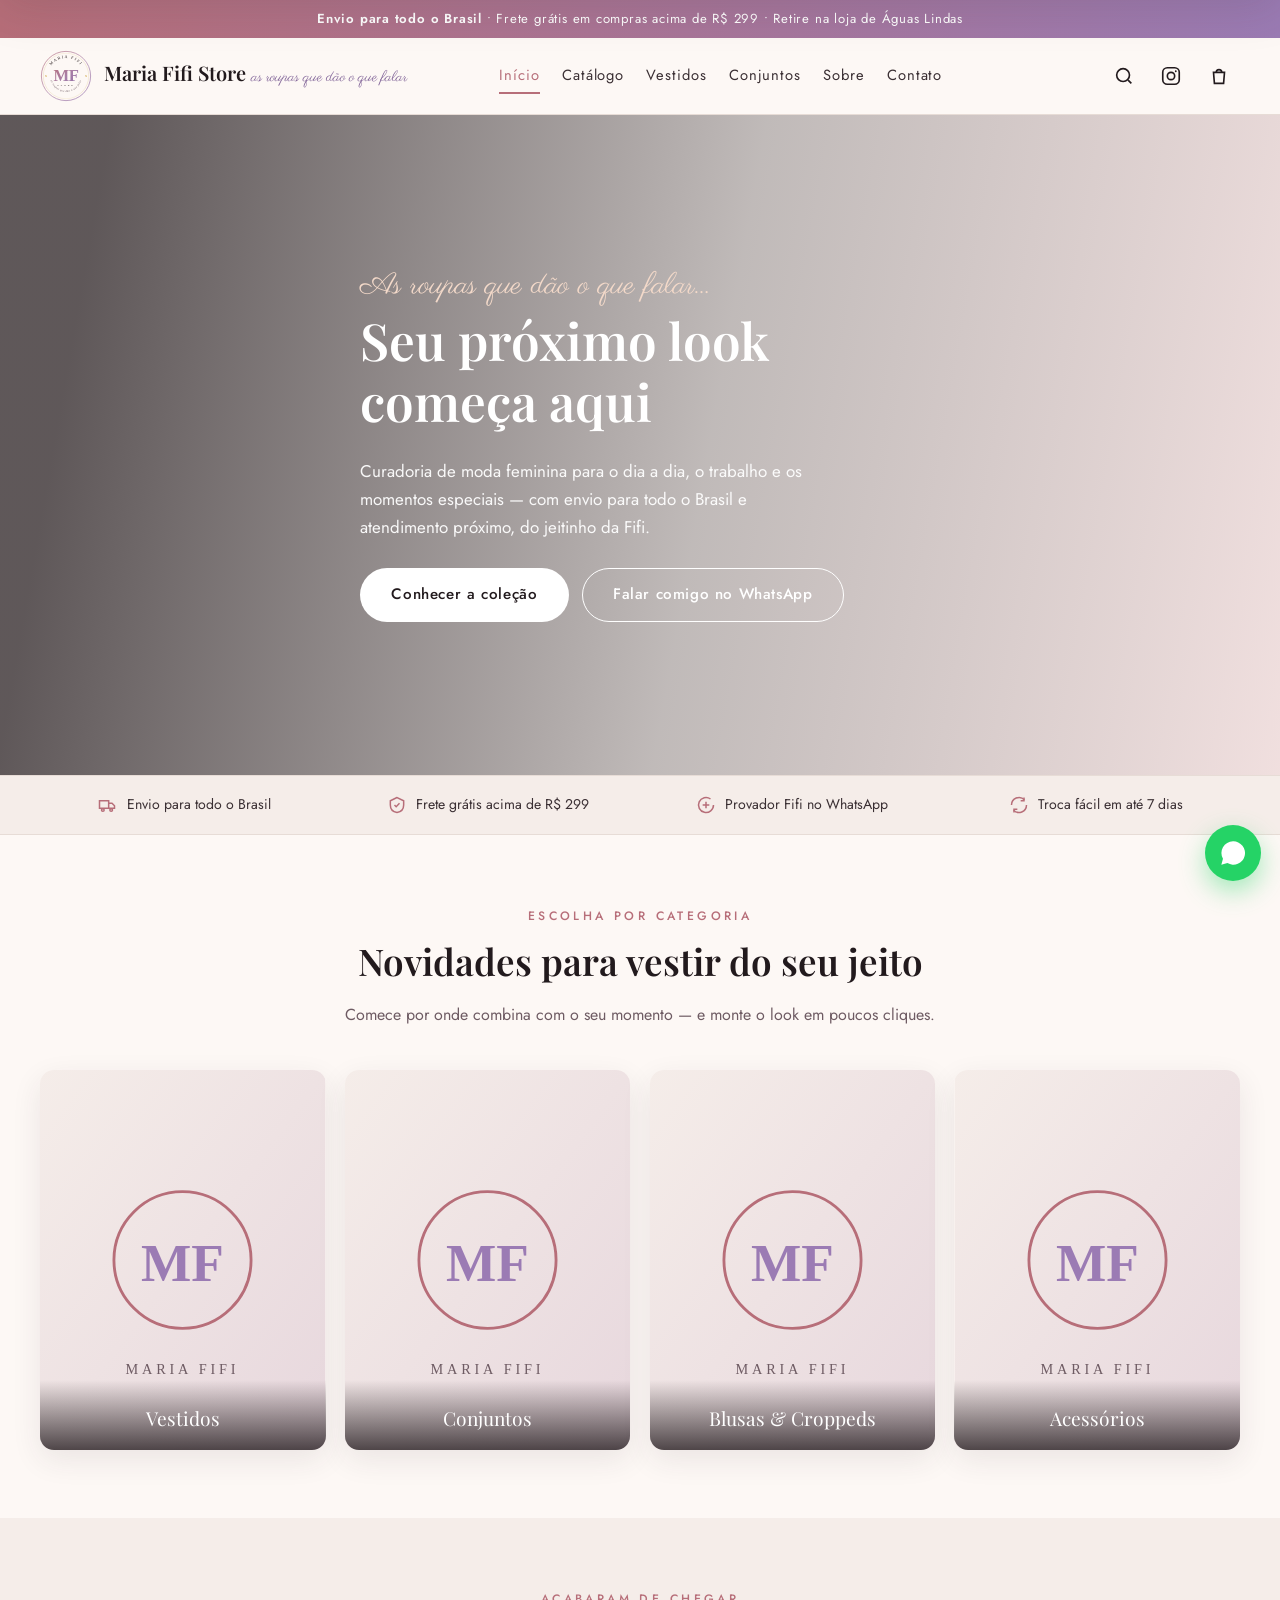
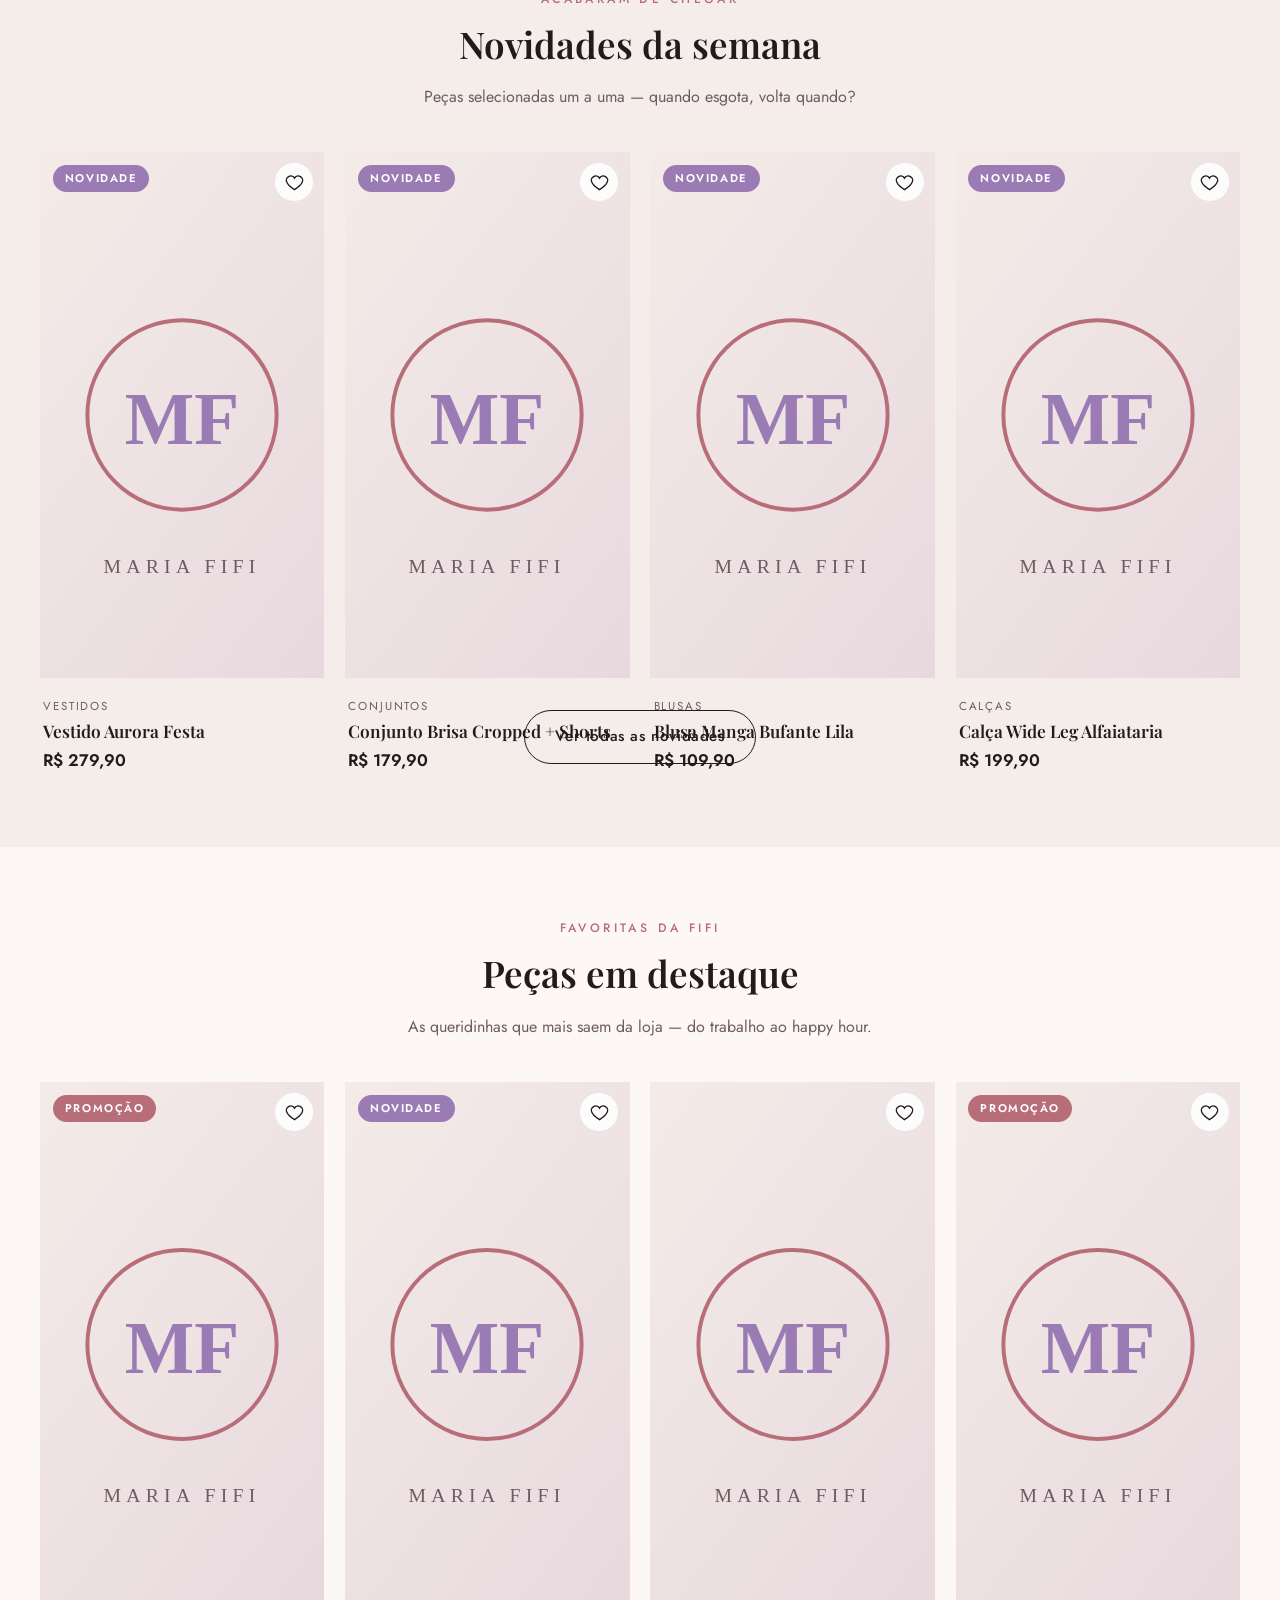
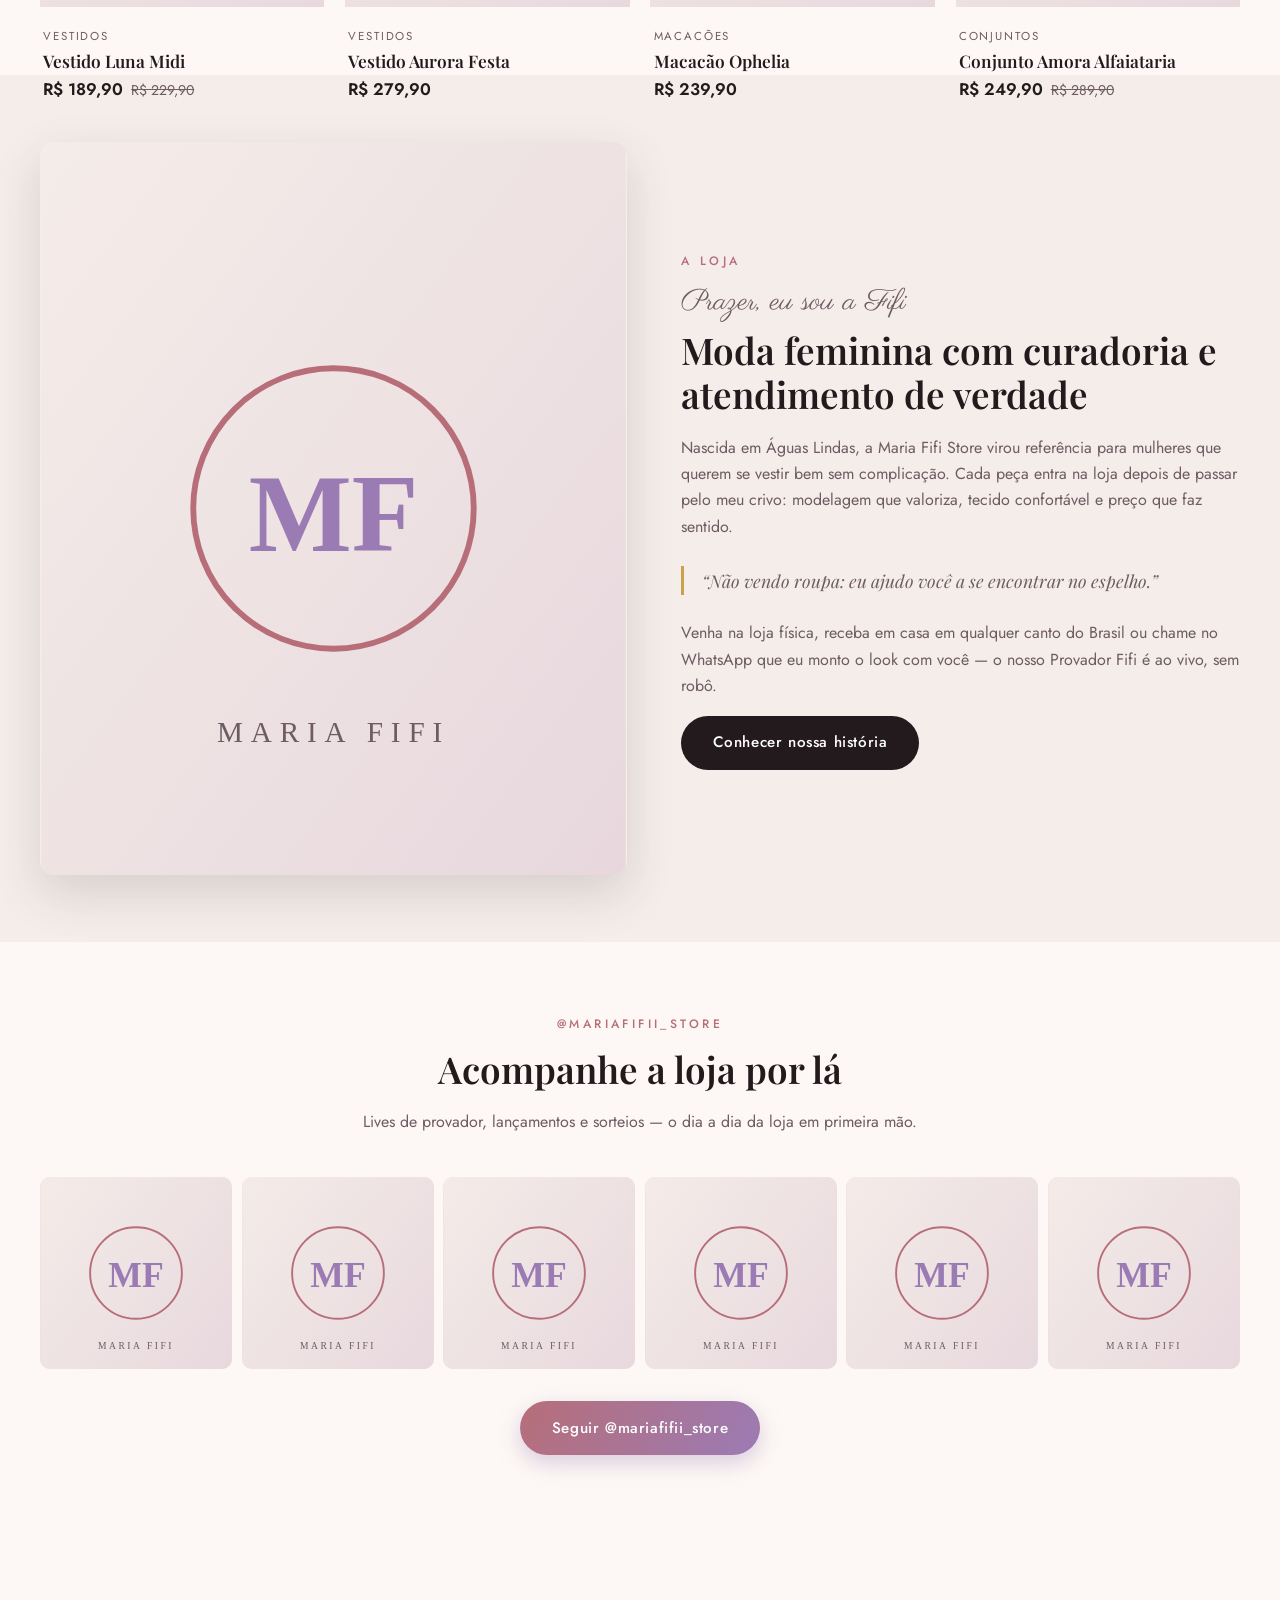
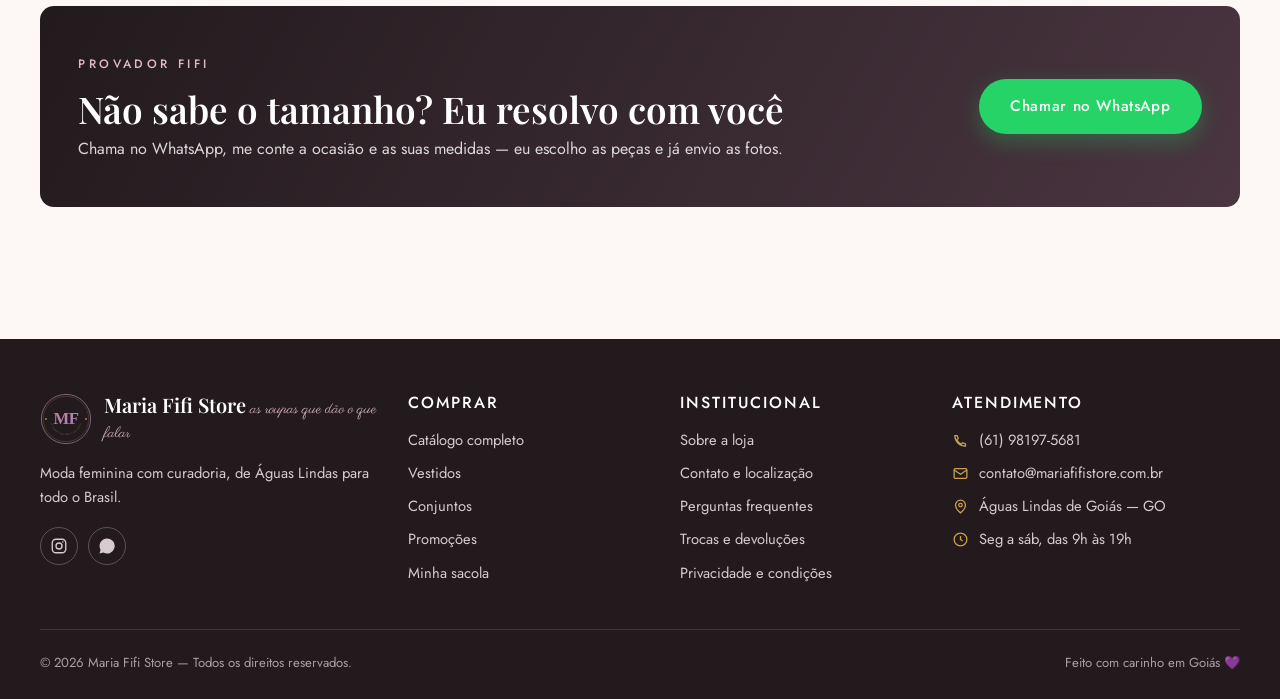
<file: index.html>
<!DOCTYPE html>
<html lang="pt-BR">
<head>
  <meta charset="UTF-8">
  <meta name="viewport" content="width=device-width, initial-scale=1">
  <title>Maria Fifi Store — As roupas que dão o que falar | Moda feminina em Águas Lindas</title>
  <meta name="description" content="Loja de moda feminina em Águas Lindas de Goiás com envio para todo o Brasil. Vestidos, conjuntos, blusas e acessórios com curadoria da Maria Fifi. Compre pelo site ou peça pelo WhatsApp.">
  <meta name="theme-color" content="#b76e79">
  <link rel="icon" type="image/svg+xml" href="assets/favicon.svg">
  <link rel="alternate" hreflang="pt-br" href="index.html">
  <meta property="og:type" content="website">
  <meta property="og:title" content="Maria Fifi Store — As roupas que dão o que falar">
  <meta property="og:description" content="Moda feminina com curadoria: vestidos, conjuntos e acessórios. Envio para todo o Brasil.">
  <meta property="og:image" content="https://images.unsplash.com/photo-1490481651871-ab68de25d43d?auto=format&fit=crop&w=1200&q=80">
  <link rel="preconnect" href="https://fonts.googleapis.com">
  <link rel="preconnect" href="https://fonts.gstatic.com" crossorigin>
  <link href="https://fonts.googleapis.com/css2?family=Playfair+Display:ital,wght@0,400;0,500;0,600;0,700;1,400;1,600&family=Jost:wght@300;400;500;600&family=Parisienne&display=swap" rel="stylesheet">
  <link rel="stylesheet" href="css/style.css">
  <script type="application/ld+json">
  {
    "@context": "https://schema.org",
    "@type": "ClothingStore",
    "name": "Maria Fifi Store",
    "slogan": "As roupas que dão o que falar…",
    "image": "assets/logo.svg",
    "telephone": "+55 61 98197-5681",
    "address": { "@type": "PostalAddress", "addressLocality": "Águas Lindas de Goiás", "addressRegion": "GO", "addressCountry": "BR" },
    "sameAs": ["https://www.instagram.com/mariafifii_store/"],
    "areaServed": "BR"
  }
  </script>
</head>
<body data-pagina="inicio">

  <a class="pular" href="#conteudo">Pular para o conteúdo</a>

  <div class="topo-aviso">
    <strong>Envio para todo o Brasil</strong> • Frete grátis em compras acima de R$ 299 • Retire na loja de Águas Lindas
  </div>

  <header class="cabecalho">
    <div class="container cabecalho-interno">
      <button class="icone-btn menu-hamburguer" data-abrir-menu aria-label="Abrir menu de navegação">
        <svg viewBox="0 0 24 24" fill="none" stroke="currentColor" stroke-width="1.8" aria-hidden="true"><path d="M4 7h16M4 12h16M4 17h16"/></svg>
      </button>
      <a class="marca" href="index.html">
        <img src="assets/logo.svg" alt="Logotipo da Maria Fifi Store" width="52" height="52">
        <span>
          <span class="marca-nome">Maria Fifi Store</span>
          <span class="marca-assinatura">as roupas que dão o que falar</span>
        </span>
      </a>
      <nav class="nav-principal" aria-label="Menu principal">
        <a href="index.html" aria-current="page">Início</a>
        <a href="catalogo.html">Catálogo</a>
        <a href="catalogo.html?cat=Vestidos">Vestidos</a>
        <a href="catalogo.html?cat=Conjuntos">Conjuntos</a>
        <a href="sobre.html">Sobre</a>
        <a href="contato.html">Contato</a>
      </nav>
      <div class="acoes">
        <button class="icone-btn" data-abrir-busca aria-label="Buscar produtos">
          <svg viewBox="0 0 24 24" fill="none" stroke="currentColor" stroke-width="1.8" aria-hidden="true"><circle cx="11" cy="11" r="7"/><path d="m20 20-3.5-3.5"/></svg>
        </button>
        <a class="icone-btn" href="https://www.instagram.com/mariafifii_store/" target="_blank" rel="noopener" aria-label="Instagram da Maria Fifi Store">
          <svg viewBox="0 0 24 24" fill="none" stroke="currentColor" stroke-width="1.8" aria-hidden="true"><rect x="3" y="3" width="18" height="18" rx="5"/><circle cx="12" cy="12" r="4"/><circle cx="17.2" cy="6.8" r="1" fill="currentColor" stroke="none"/></svg>
        </a>
        <a class="icone-btn" href="sacola.html" aria-label="Ver sacola de compras">
          <svg viewBox="0 0 24 24" fill="none" stroke="currentColor" stroke-width="1.8" aria-hidden="true"><path d="M6 8h12l-1 12H7L6 8z"/><path d="M9 8a3 3 0 0 1 6 0"/></svg>
          <span class="contador-carrinho" data-badge-carrinho style="display:none">0</span>
        </a>
      </div>
    </div>
  </header>

  <nav class="nav-mobile" id="nav-mobile" aria-label="Menu de navegação">
    <button class="btn btn-contorno btn-mini" data-fechar style="margin-bottom:1rem">Fechar</button>
    <a href="index.html">Início</a>
    <a href="catalogo.html">Catálogo completo</a>
    <a href="catalogo.html?cat=Vestidos">Vestidos</a>
    <a href="catalogo.html?cat=Conjuntos">Conjuntos</a>
    <a href="catalogo.html?cat=Blusas">Blusas</a>
    <a href="catalogo.html?cat=Acessórios">Acessórios</a>
    <a href="sobre.html">Sobre a loja</a>
    <a href="contato.html">Contato e localização</a>
    <a href="faq.html">Perguntas frequentes</a>
    <a href="https://wa.me/5561981975681" target="_blank" rel="noopener">Chamar no WhatsApp</a>
  </nav>

  <div class="overlay" id="overlay" aria-hidden="true"></div>

  <div class="busca-painel" id="painel-busca" role="search" aria-label="Busca de produtos">
    <div class="container">
      <form class="busca-form" id="form-busca" action="catalogo.html" method="get" role="search">
        <label class="sr-only" for="campo-busca">O que você procura hoje?</label>
        <input type="search" id="campo-busca" name="q" placeholder="Buscar vestidos, conjuntos, cores, tamanhos…" autocomplete="off">
        <button type="submit" class="btn btn-primario btn-mini">Buscar</button>
        <button type="button" class="icone-btn" data-fechar aria-label="Fechar busca">
          <svg viewBox="0 0 24 24" fill="none" stroke="currentColor" stroke-width="1.8" aria-hidden="true"><path d="m6 6 12 12M18 6 6 18"/></svg>
        </button>
      </form>
      <div class="busca-sugestoes" id="busca-sugestoes"></div>
    </div>
  </div>

  <main id="conteudo">

    <!-- Banner principal -->
    <section class="hero">
      <div class="hero-fundo" style="background-image:url('https://images.unsplash.com/photo-1490481651871-ab68de25d43d?auto=format&fit=crop&w=1800&q=80')" role="img" aria-label="Modelos vestindo peças da coleção Maria Fifi Store"></div>
      <div class="container hero-conteudo">
        <span class="script">As roupas que dão o que falar…</span>
        <h1>Seu próximo look começa aqui</h1>
        <p>Curadoria de moda feminina para o dia a dia, o trabalho e os momentos especiais — com envio para todo o Brasil e atendimento próximo, do jeitinho da Fifi.</p>
        <div class="hero-acoes">
          <a class="btn btn-primario" href="catalogo.html">Conhecer a coleção</a>
          <a class="btn btn-contorno" href="https://wa.me/5561981975681?text=Oi%2C%20Fifi%20%F0%9F%92%9C%20Vim%20pelo%20site%20e%20quero%20ajuda%20para%20escolher%20o%20look!" target="_blank" rel="noopener">Falar comigo no WhatsApp</a>
        </div>
      </div>
    </section>

    <!-- Benefícios -->
    <section class="beneficios" aria-label="Diferenciais da loja">
      <div class="container">
        <ul>
          <li><svg viewBox="0 0 24 24" fill="none" stroke="currentColor" stroke-width="1.8" aria-hidden="true"><path d="M3 7h11v9H3zM14 10h4l3 3v3h-7z"/><circle cx="7" cy="18" r="1.6"/><circle cx="17" cy="18" r="1.6"/></svg> Envio para todo o Brasil</li>
          <li><svg viewBox="0 0 24 24" fill="none" stroke="currentColor" stroke-width="1.8" aria-hidden="true"><path d="M12 3 4 7v5c0 5 3.4 8.3 8 9 4.6-.7 8-4 8-9V7z"/><path d="m9 12 2 2 4-4"/></svg> Frete grátis acima de R$ 299</li>
          <li><svg viewBox="0 0 24 24" fill="none" stroke="currentColor" stroke-width="1.8" aria-hidden="true"><path d="M21 12a9 9 0 1 1-3.6-7.2"/><path d="M8 12h8M12 8v8"/></svg> Provador Fifi no WhatsApp</li>
          <li><svg viewBox="0 0 24 24" fill="none" stroke="currentColor" stroke-width="1.8" aria-hidden="true"><path d="M3 12a9 9 0 0 1 15.5-6.2M21 12a9 9 0 0 1-15.5 6.2"/><path d="M18 3v4h-4M6 21v-4h4"/></svg> Troca fácil em até 7 dias</li>
        </ul>
      </div>
    </section>

    <!-- Categorias -->
    <section class="secao" aria-labelledby="titulo-categorias">
      <div class="container">
        <div class="secao-titulo">
          <span class="eyebrow">Escolha por categoria</span>
          <h2 id="titulo-categorias">Novidades para vestir do seu jeito</h2>
          <p>Comece por onde combina com o seu momento — e monte o look em poucos cliques.</p>
        </div>
        <div class="categorias-grade">
          <a class="categoria-cartao" href="catalogo.html?cat=Vestidos">
            <img src="https://images.unsplash.com/photo-1595777457583-95e059d581b8?auto=format&fit=crop&w=700&q=80" alt="Vestidos femininos da Maria Fifi Store" loading="lazy" onerror="mfImgFalha(this)">
            <span>Vestidos</span>
          </a>
          <a class="categoria-cartao" href="catalogo.html?cat=Conjuntos">
            <img src="https://images.unsplash.com/photo-1434389677669-e08b4cac3105?auto=format&fit=crop&w=700&q=80" alt="Conjuntos femininos da Maria Fifi Store" loading="lazy" onerror="mfImgFalha(this)">
            <span>Conjuntos</span>
          </a>
          <a class="categoria-cartao" href="catalogo.html?cat=Blusas">
            <img src="https://images.unsplash.com/photo-1554568218-0f1715e72254?auto=format&fit=crop&w=700&q=80" alt="Blusas e croppeds da Maria Fifi Store" loading="lazy" onerror="mfImgFalha(this)">
            <span>Blusas &amp; Croppeds</span>
          </a>
          <a class="categoria-cartao" href="catalogo.html?cat=Acessórios">
            <img src="https://images.unsplash.com/photo-1483985988355-763728e1935b?auto=format&fit=crop&w=700&q=80" alt="Acessórios da Maria Fifi Store" loading="lazy" onerror="mfImgFalha(this)">
            <span>Acessórios</span>
          </a>
        </div>
      </div>
    </section>

    <!-- Novidades -->
    <section class="secao secao-alternada" aria-labelledby="titulo-novidades">
      <div class="container">
        <div class="secao-titulo">
          <span class="eyebrow">Acabaram de chegar</span>
          <h2 id="titulo-novidades">Novidades da semana</h2>
          <p>Peças selecionadas um a uma — quando esgota, volta quando?</p>
        </div>
        <div class="grade-produtos" id="grade-novidades"></div>
        <p class="centro mt-2"><a class="btn btn-contorno" href="catalogo.html?ordem=novidades">Ver todas as novidades</a></p>
      </div>
    </section>

    <!-- Destaques -->
    <section class="secao" aria-labelledby="titulo-destaques">
      <div class="container">
        <div class="secao-titulo">
          <span class="eyebrow">Favoritas da Fifi</span>
          <h2 id="titulo-destaques">Peças em destaque</h2>
          <p>As queridinhas que mais saem da loja — do trabalho ao happy hour.</p>
        </div>
        <div class="grade-produtos" id="grade-destaques"></div>
      </div>
    </section>

    <!-- Editorial -->
    <section class="secao secao-alternada" aria-labelledby="titulo-editorial">
      <div class="container editorial">
        <div class="editorial-foto">
          <img src="https://images.unsplash.com/photo-1539109136881-3be0616acf4b?auto=format&fit=crop&w=1000&q=80" alt="Ambiente e curadoria da loja Maria Fifi Store" loading="lazy" onerror="mfImgFalha(this)">
        </div>
        <div>
          <span class="eyebrow">A loja</span>
          <p class="script">Prazer, eu sou a Fifi</p>
          <h2 id="titulo-editorial">Moda feminina com curadoria e atendimento de verdade</h2>
          <p>Nascida em Águas Lindas, a Maria Fifi Store virou referência para mulheres que querem se vestir bem sem complicação. Cada peça entra na loja depois de passar pelo meu crivo: modelagem que valoriza, tecido confortável e preço que faz sentido.</p>
          <p class="editorial-destaque">“Não vendo roupa: eu ajudo você a se encontrar no espelho.”</p>
          <p>Venha na loja física, receba em casa em qualquer canto do Brasil ou chame no WhatsApp que eu monto o look com você — o nosso Provador Fifi é ao vivo, sem robô.</p>
          <a class="btn btn-escuro" href="sobre.html">Conhecer nossa história</a>
        </div>
      </div>
    </section>

    <!-- Instagram -->
    <section class="secao" aria-labelledby="titulo-insta">
      <div class="container">
        <div class="secao-titulo">
          <span class="eyebrow">@mariafifii_store</span>
          <h2 id="titulo-insta">Acompanhe a loja por lá</h2>
          <p>Lives de provador, lançamentos e sorteios — o dia a dia da loja em primeira mão.</p>
        </div>
        <div class="instagram-grade">
          <a href="https://www.instagram.com/mariafifii_store/" target="_blank" rel="noopener" aria-label="Ver publicação no Instagram"><img src="https://images.unsplash.com/photo-1496747611176-843222e1e57c?auto=format&fit=crop&w=500&q=80" alt="Look publicado no Instagram da Maria Fifi Store" loading="lazy" onerror="mfImgFalha(this)"></a>
          <a href="https://www.instagram.com/mariafifii_store/" target="_blank" rel="noopener" aria-label="Ver publicação no Instagram"><img src="https://images.unsplash.com/photo-1572804013309-59a88b7e92f1?auto=format&fit=crop&w=500&q=80" alt="Look publicado no Instagram da Maria Fifi Store" loading="lazy" onerror="mfImgFalha(this)"></a>
          <a href="https://www.instagram.com/mariafifii_store/" target="_blank" rel="noopener" aria-label="Ver publicação no Instagram"><img src="https://images.unsplash.com/photo-1469334031218-e382a71b716b?auto=format&fit=crop&w=500&q=80" alt="Look publicado no Instagram da Maria Fifi Store" loading="lazy" onerror="mfImgFalha(this)"></a>
          <a href="https://www.instagram.com/mariafifii_store/" target="_blank" rel="noopener" aria-label="Ver publicação no Instagram"><img src="https://images.unsplash.com/photo-1515886657613-9f3515b0c78f?auto=format&fit=crop&w=500&q=80" alt="Look publicado no Instagram da Maria Fifi Store" loading="lazy" onerror="mfImgFalha(this)"></a>
          <a href="https://www.instagram.com/mariafifii_store/" target="_blank" rel="noopener" aria-label="Ver publicação no Instagram"><img src="https://images.unsplash.com/photo-1503342217505-b0a15ec3261c?auto=format&fit=crop&w=500&q=80" alt="Look publicado no Instagram da Maria Fifi Store" loading="lazy" onerror="mfImgFalha(this)"></a>
          <a href="https://www.instagram.com/mariafifii_store/" target="_blank" rel="noopener" aria-label="Ver publicação no Instagram"><img src="https://images.unsplash.com/photo-1594633312681-425c7b97ccd1?auto=format&fit=crop&w=500&q=80" alt="Look publicado no Instagram da Maria Fifi Store" loading="lazy" onerror="mfImgFalha(this)"></a>
        </div>
        <p class="centro mt-2"><a class="btn btn-primario" href="https://www.instagram.com/mariafifii_store/" target="_blank" rel="noopener">Seguir @mariafifii_store</a></p>
      </div>
    </section>

    <!-- Chamada WhatsApp -->
    <section class="secao" aria-label="Atendimento pelo WhatsApp">
      <div class="container">
        <div class="chamada-zap">
          <div>
            <span class="eyebrow" style="color:#e0b9c3">Provador Fifi</span>
            <h2>Não sabe o tamanho? Eu resolvo com você</h2>
            <p>Chama no WhatsApp, me conte a ocasião e as suas medidas — eu escolho as peças e já envio as fotos.</p>
          </div>
          <a class="btn btn-zap" href="https://wa.me/5561981975681?text=Oi%2C%20Fifi%20%F0%9F%92%9C%20Me%20ajude%20a%20escolher%20o%20look%20perfeito%20%3F%21" target="_blank" rel="noopener">
            Chamar no WhatsApp
          </a>
        </div>
      </div>
    </section>

  </main>

  <footer class="rodape">
    <div class="container">
      <div class="rodape-grade">
        <div>
          <a class="marca" href="index.html">
            <img src="assets/logo.svg" alt="Logotipo da Maria Fifi Store" width="56" height="56">
            <span>
              <span class="marca-nome">Maria Fifi Store</span>
              <span class="marca-assinatura">as roupas que dão o que falar</span>
            </span>
          </a>
          <p style="margin-top:1rem">Moda feminina com curadoria, de Águas Lindas para todo o Brasil.</p>
          <div class="rodape-redes">
            <a href="https://www.instagram.com/mariafifii_store/" target="_blank" rel="noopener" aria-label="Instagram">
              <svg viewBox="0 0 24 24" fill="none" stroke="currentColor" stroke-width="1.8" aria-hidden="true"><rect x="3" y="3" width="18" height="18" rx="5"/><circle cx="12" cy="12" r="4"/><circle cx="17.2" cy="6.8" r="1" fill="currentColor" stroke="none"/></svg>
            </a>
            <a href="https://wa.me/5561981975681" target="_blank" rel="noopener" aria-label="WhatsApp">
              <svg viewBox="0 0 24 24" fill="currentColor" aria-hidden="true"><path d="M17.5 14.4c-.3-.2-1.7-.9-2-1-.3-.1-.5-.2-.7.1-.2.3-.7 1-.9 1.2-.2.2-.3.2-.6.1-.3-.2-1.2-.5-2.3-1.4-.9-.8-1.4-1.7-1.6-2-.2-.3 0-.5.1-.6l.5-.6c.1-.2.2-.3.3-.5 0-.2 0-.4-.1-.5l-.9-2.2c-.2-.6-.5-.5-.7-.5h-.6c-.2 0-.5.1-.8.4-.3.3-1 1-1 2.5s1.1 2.9 1.2 3.1c.2.2 2.1 3.3 5.2 4.6.7.3 1.3.5 1.7.6.7.2 1.4.2 1.9.1.6-.1 1.7-.7 2-1.4.2-.7.2-1.3.2-1.4-.1-.2-.3-.2-.6-.4zM12 2a10 10 0 0 0-8.6 15L2 22l5.2-1.4A10 10 0 1 0 12 2z"/></svg>
            </a>
          </div>
        </div>
        <div>
          <h4>Comprar</h4>
          <ul>
            <li><a href="catalogo.html">Catálogo completo</a></li>
            <li><a href="catalogo.html?cat=Vestidos">Vestidos</a></li>
            <li><a href="catalogo.html?cat=Conjuntos">Conjuntos</a></li>
            <li><a href="catalogo.html?ordem=promocao">Promoções</a></li>
            <li><a href="sacola.html">Minha sacola</a></li>
          </ul>
        </div>
        <div>
          <h4>Institucional</h4>
          <ul>
            <li><a href="sobre.html">Sobre a loja</a></li>
            <li><a href="contato.html">Contato e localização</a></li>
            <li><a href="faq.html">Perguntas frequentes</a></li>
            <li><a href="trocas.html">Trocas e devoluções</a></li>
            <li><a href="privacidade.html">Privacidade e condições</a></li>
          </ul>
        </div>
        <div>
          <h4>Atendimento</h4>
          <ul class="rodape-contato">
            <li><svg viewBox="0 0 24 24" fill="none" stroke="currentColor" stroke-width="1.8" aria-hidden="true"><path d="M4 5c0 8.3 6.7 15 15 15v-3.2l-4-1.6-2 2a12 12 0 0 1-6.2-6.2l2-2L7.2 5z"/></svg> <a href="https://wa.me/5561981975681" target="_blank" rel="noopener">(61) 98197-5681</a></li>
            <li><svg viewBox="0 0 24 24" fill="none" stroke="currentColor" stroke-width="1.8" aria-hidden="true"><rect x="3" y="5" width="18" height="14" rx="2"/><path d="m3 7 9 6 9-6"/></svg> <a href="mailto:contato@mariafifistore.com.br">contato@mariafifistore.com.br</a></li>
            <li><svg viewBox="0 0 24 24" fill="none" stroke="currentColor" stroke-width="1.8" aria-hidden="true"><path d="M12 21s-7-5.4-7-11a7 7 0 0 1 14 0c0 5.6-7 11-7 11z"/><circle cx="12" cy="10" r="2.5"/></svg> Águas Lindas de Goiás — GO</li>
            <li><svg viewBox="0 0 24 24" fill="none" stroke="currentColor" stroke-width="1.8" aria-hidden="true"><circle cx="12" cy="12" r="9"/><path d="M12 7v5l3 2"/></svg> Seg a sáb, das 9h às 19h</li>
          </ul>
        </div>
      </div>
      <div class="rodape-base">
        <span>© <span data-ano></span> Maria Fifi Store — Todos os direitos reservados.</span>
        <span>Feito com carinho em Goiás 💜</span>
      </div>
    </div>
  </footer>

  <script src="js/data.js"></script>
  <script src="js/main.js"></script>
  <script>
    document.addEventListener("DOMContentLoaded", () => {
      renderizarGrade("#grade-novidades", PRODUTOS.filter((p) => p.novidade).slice(0, 4));
      renderizarGrade("#grade-destaques", PRODUTOS.filter((p) => p.destaque).slice(0, 4));
    });
  </script>
</body>
</html>
</file>
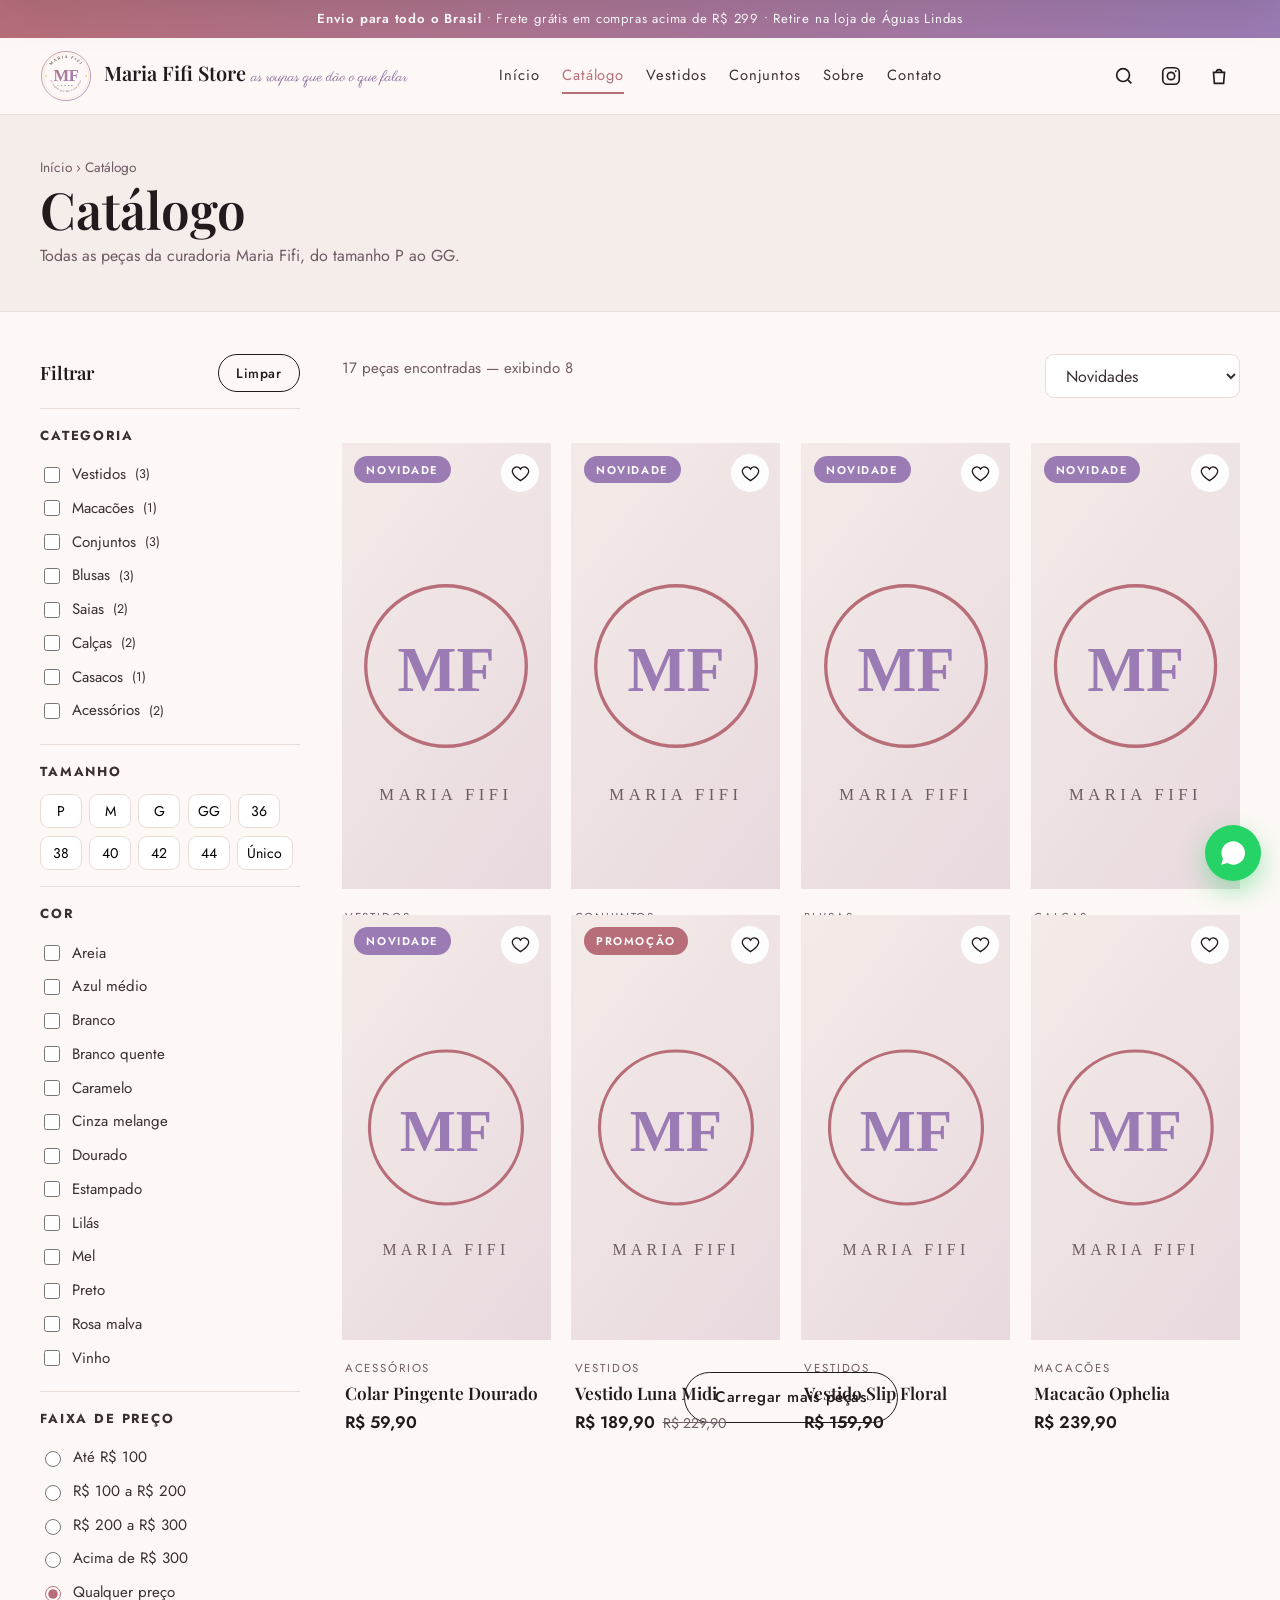
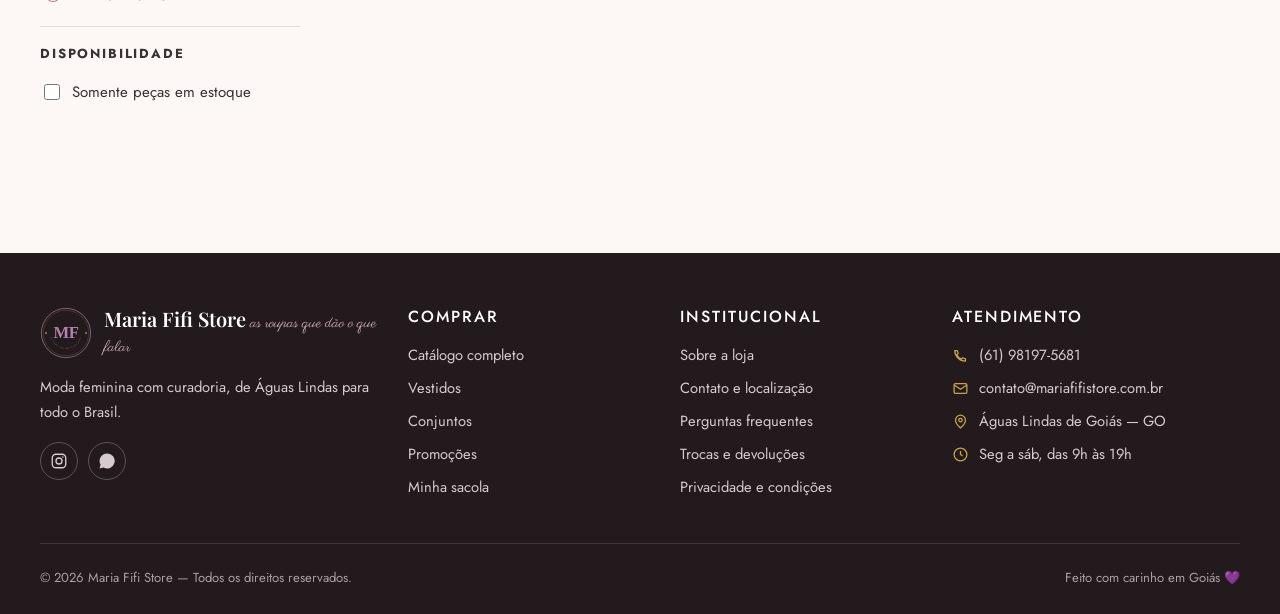
<file: catalogo.html>
<!DOCTYPE html>
<html lang="pt-BR">
<head>
  <meta charset="UTF-8">
  <meta name="viewport" content="width=device-width, initial-scale=1">
  <title>Catálogo — Maria Fifi Store | Moda feminina</title>
  <meta name="description" content="Confira vestidos, conjuntos, blusas, calças e acessórios da Maria Fifi Store. Filtre por categoria, tamanho, cor e preço e compre pelo site ou WhatsApp.">
  <meta name="theme-color" content="#b76e79">
  <link rel="icon" type="image/svg+xml" href="assets/favicon.svg">
  <meta property="og:type" content="website">
  <meta property="og:title" content="Catálogo — Maria Fifi Store">
  <meta property="og:description" content="Moda feminina com curadoria: encontre seu próximo look.">
  <link rel="preconnect" href="https://fonts.googleapis.com">
  <link rel="preconnect" href="https://fonts.gstatic.com" crossorigin>
  <link href="https://fonts.googleapis.com/css2?family=Playfair+Display:ital,wght@0,400;0,500;0,600;0,700;1,400;1,600&family=Jost:wght@300;400;500;600&family=Parisienne&display=swap" rel="stylesheet">
  <link rel="stylesheet" href="css/style.css">
</head>
<body data-pagina="catalogo">

  <a class="pular" href="#conteudo">Pular para o conteúdo</a>

  <div class="topo-aviso">
    <strong>Envio para todo o Brasil</strong> • Frete grátis em compras acima de R$ 299 • Retire na loja de Águas Lindas
  </div>

  <header class="cabecalho">
    <div class="container cabecalho-interno">
      <button class="icone-btn menu-hamburguer" data-abrir-menu aria-label="Abrir menu de navegação">
        <svg viewBox="0 0 24 24" fill="none" stroke="currentColor" stroke-width="1.8" aria-hidden="true"><path d="M4 7h16M4 12h16M4 17h16"/></svg>
      </button>
      <a class="marca" href="index.html">
        <img src="assets/logo.svg" alt="Logotipo da Maria Fifi Store" width="52" height="52">
        <span>
          <span class="marca-nome">Maria Fifi Store</span>
          <span class="marca-assinatura">as roupas que dão o que falar</span>
        </span>
      </a>
      <nav class="nav-principal" aria-label="Menu principal">
        <a href="index.html">Início</a>
        <a href="catalogo.html" aria-current="page">Catálogo</a>
        <a href="catalogo.html?cat=Vestidos">Vestidos</a>
        <a href="catalogo.html?cat=Conjuntos">Conjuntos</a>
        <a href="sobre.html">Sobre</a>
        <a href="contato.html">Contato</a>
      </nav>
      <div class="acoes">
        <button class="icone-btn" data-abrir-busca aria-label="Buscar produtos">
          <svg viewBox="0 0 24 24" fill="none" stroke="currentColor" stroke-width="1.8" aria-hidden="true"><circle cx="11" cy="11" r="7"/><path d="m20 20-3.5-3.5"/></svg>
        </button>
        <a class="icone-btn" href="https://www.instagram.com/mariafifii_store/" target="_blank" rel="noopener" aria-label="Instagram da Maria Fifi Store">
          <svg viewBox="0 0 24 24" fill="none" stroke="currentColor" stroke-width="1.8" aria-hidden="true"><rect x="3" y="3" width="18" height="18" rx="5"/><circle cx="12" cy="12" r="4"/><circle cx="17.2" cy="6.8" r="1" fill="currentColor" stroke="none"/></svg>
        </a>
        <a class="icone-btn" href="sacola.html" aria-label="Ver sacola de compras">
          <svg viewBox="0 0 24 24" fill="none" stroke="currentColor" stroke-width="1.8" aria-hidden="true"><path d="M6 8h12l-1 12H7L6 8z"/><path d="M9 8a3 3 0 0 1 6 0"/></svg>
          <span class="contador-carrinho" data-badge-carrinho style="display:none">0</span>
        </a>
      </div>
    </div>
  </header>

  <nav class="nav-mobile" id="nav-mobile" aria-label="Menu de navegação">
    <button class="btn btn-contorno btn-mini" data-fechar style="margin-bottom:1rem">Fechar</button>
    <a href="index.html">Início</a>
    <a href="catalogo.html">Catálogo completo</a>
    <a href="catalogo.html?cat=Vestidos">Vestidos</a>
    <a href="catalogo.html?cat=Conjuntos">Conjuntos</a>
    <a href="catalogo.html?cat=Blusas">Blusas</a>
    <a href="catalogo.html?cat=Acessórios">Acessórios</a>
    <a href="sobre.html">Sobre a loja</a>
    <a href="contato.html">Contato e localização</a>
    <a href="faq.html">Perguntas frequentes</a>
    <a href="https://wa.me/5561981975681" target="_blank" rel="noopener">Chamar no WhatsApp</a>
  </nav>

  <div class="overlay" id="overlay" aria-hidden="true"></div>

  <div class="busca-painel" id="painel-busca" role="search" aria-label="Busca de produtos">
    <div class="container">
      <form class="busca-form" id="form-busca" action="catalogo.html" method="get" role="search">
        <label class="sr-only" for="campo-busca">O que você procura hoje?</label>
        <input type="search" id="campo-busca" name="q" placeholder="Buscar vestidos, conjuntos, cores, tamanhos…" autocomplete="off">
        <button type="submit" class="btn btn-primario btn-mini">Buscar</button>
        <button type="button" class="icone-btn" data-fechar aria-label="Fechar busca">
          <svg viewBox="0 0 24 24" fill="none" stroke="currentColor" stroke-width="1.8" aria-hidden="true"><path d="m6 6 12 12M18 6 6 18"/></svg>
        </button>
      </form>
      <div class="busca-sugestoes" id="busca-sugestoes"></div>
    </div>
  </div>

  <main id="conteudo">
    <div class="pagina-topo">
      <div class="container">
        <p class="caminho"><a href="index.html">Início</a> › Catálogo</p>
        <h1>Catálogo</h1>
        <p id="catalogo-subtitulo">Todas as peças da curadoria Maria Fifi, do tamanho P ao GG.</p>
      </div>
    </div>

    <div class="container catalogo-layout">
      <aside class="filtros" id="filtros" aria-label="Filtros do catálogo">
        <div class="filtros-cabeca">
          <h2>Filtrar</h2>
          <button class="btn btn-mini btn-contorno" id="limpar-filtros">Limpar</button>
          <button class="icone-btn filtros-mobile-btn" data-fechar aria-label="Fechar filtros">
            <svg viewBox="0 0 24 24" fill="none" stroke="currentColor" stroke-width="1.8" aria-hidden="true"><path d="m6 6 12 12M18 6 6 18"/></svg>
          </button>
        </div>
        <div id="filtros-corpo"></div>
      </aside>

      <section aria-label="Resultados">
        <div class="catalogo-barra">
          <p class="catalogo-contagem" id="catalogo-contagem" role="status">Carregando…</p>
          <div style="display:flex; gap:0.6rem; align-items:center;">
            <button class="btn btn-mini btn-contorno filtros-mobile-btn" id="abrir-filtros">Filtros</button>
            <label class="ordenar">
              <span class="sr-only">Ordenar por</span>
              <select id="ordenar">
                <option value="novidades">Novidades</option>
                <option value="destaque">Mais procurados</option>
                <option value="menor-preco">Menor preço</option>
                <option value="maior-preco">Maior preço</option>
                <option value="promocao">Melhores promoções</option>
              </select>
            </label>
          </div>
        </div>

        <div class="chips-ativos" id="chips-ativos"></div>
        <div class="grade-produtos" id="grade-catalogo"></div>
        <div id="catalogo-vazio" class="vazio" hidden>
          <h3>Nenhuma peça encontrada</h3>
          <p>Tente limpar os filtros ou buscar outro termo — e se quiser, chame no WhatsApp que eu procuro para você.</p>
          <p><button class="btn btn-primario btn-mini" id="vazio-limpar">Limpar filtros</button></p>
        </div>
        <p class="centro mt-2" id="carregar-mais-caixa" hidden>
          <button class="btn btn-contorno" id="carregar-mais">Carregar mais peças</button>
        </p>
      </section>
    </div>
  </main>

  <footer class="rodape">
    <div class="container">
      <div class="rodape-grade">
        <div>
          <a class="marca" href="index.html">
            <img src="assets/logo.svg" alt="Logotipo da Maria Fifi Store" width="56" height="56">
            <span>
              <span class="marca-nome">Maria Fifi Store</span>
              <span class="marca-assinatura">as roupas que dão o que falar</span>
            </span>
          </a>
          <p style="margin-top:1rem">Moda feminina com curadoria, de Águas Lindas para todo o Brasil.</p>
          <div class="rodape-redes">
            <a href="https://www.instagram.com/mariafifii_store/" target="_blank" rel="noopener" aria-label="Instagram">
              <svg viewBox="0 0 24 24" fill="none" stroke="currentColor" stroke-width="1.8" aria-hidden="true"><rect x="3" y="3" width="18" height="18" rx="5"/><circle cx="12" cy="12" r="4"/><circle cx="17.2" cy="6.8" r="1" fill="currentColor" stroke="none"/></svg>
            </a>
            <a href="https://wa.me/5561981975681" target="_blank" rel="noopener" aria-label="WhatsApp">
              <svg viewBox="0 0 24 24" fill="currentColor" aria-hidden="true"><path d="M17.5 14.4c-.3-.2-1.7-.9-2-1-.3-.1-.5-.2-.7.1-.2.3-.7 1-.9 1.2-.2.2-.3.2-.6.1-.3-.2-1.2-.5-2.3-1.4-.9-.8-1.4-1.7-1.6-2-.2-.3 0-.5.1-.6l.5-.6c.1-.2.2-.3.3-.5 0-.2 0-.4-.1-.5l-.9-2.2c-.2-.6-.5-.5-.7-.5h-.6c-.2 0-.5.1-.8.4-.3.3-1 1-1 2.5s1.1 2.9 1.2 3.1c.2.2 2.1 3.3 5.2 4.6.7.3 1.3.5 1.7.6.7.2 1.4.2 1.9.1.6-.1 1.7-.7 2-1.4.2-.7.2-1.3.2-1.4-.1-.2-.3-.2-.6-.4zM12 2a10 10 0 0 0-8.6 15L2 22l5.2-1.4A10 10 0 1 0 12 2z"/></svg>
            </a>
          </div>
        </div>
        <div>
          <h4>Comprar</h4>
          <ul>
            <li><a href="catalogo.html">Catálogo completo</a></li>
            <li><a href="catalogo.html?cat=Vestidos">Vestidos</a></li>
            <li><a href="catalogo.html?cat=Conjuntos">Conjuntos</a></li>
            <li><a href="catalogo.html?ordem=promocao">Promoções</a></li>
            <li><a href="sacola.html">Minha sacola</a></li>
          </ul>
        </div>
        <div>
          <h4>Institucional</h4>
          <ul>
            <li><a href="sobre.html">Sobre a loja</a></li>
            <li><a href="contato.html">Contato e localização</a></li>
            <li><a href="faq.html">Perguntas frequentes</a></li>
            <li><a href="trocas.html">Trocas e devoluções</a></li>
            <li><a href="privacidade.html">Privacidade e condições</a></li>
          </ul>
        </div>
        <div>
          <h4>Atendimento</h4>
          <ul class="rodape-contato">
            <li><svg viewBox="0 0 24 24" fill="none" stroke="currentColor" stroke-width="1.8" aria-hidden="true"><path d="M4 5c0 8.3 6.7 15 15 15v-3.2l-4-1.6-2 2a12 12 0 0 1-6.2-6.2l2-2L7.2 5z"/></svg> <a href="https://wa.me/5561981975681" target="_blank" rel="noopener">(61) 98197-5681</a></li>
            <li><svg viewBox="0 0 24 24" fill="none" stroke="currentColor" stroke-width="1.8" aria-hidden="true"><rect x="3" y="5" width="18" height="14" rx="2"/><path d="m3 7 9 6 9-6"/></svg> <a href="mailto:contato@mariafifistore.com.br">contato@mariafifistore.com.br</a></li>
            <li><svg viewBox="0 0 24 24" fill="none" stroke="currentColor" stroke-width="1.8" aria-hidden="true"><path d="M12 21s-7-5.4-7-11a7 7 0 0 1 14 0c0 5.6-7 11-7 11z"/><circle cx="12" cy="10" r="2.5"/></svg> Águas Lindas de Goiás — GO</li>
            <li><svg viewBox="0 0 24 24" fill="none" stroke="currentColor" stroke-width="1.8" aria-hidden="true"><circle cx="12" cy="12" r="9"/><path d="M12 7v5l3 2"/></svg> Seg a sáb, das 9h às 19h</li>
          </ul>
        </div>
      </div>
      <div class="rodape-base">
        <span>© <span data-ano></span> Maria Fifi Store — Todos os direitos reservados.</span>
        <span>Feito com carinho em Goiás 💜</span>
      </div>
    </div>
  </footer>

  <script src="js/data.js"></script>
  <script src="js/main.js"></script>
  <script src="js/catalogo.js"></script>
</body>
</html>
</file>
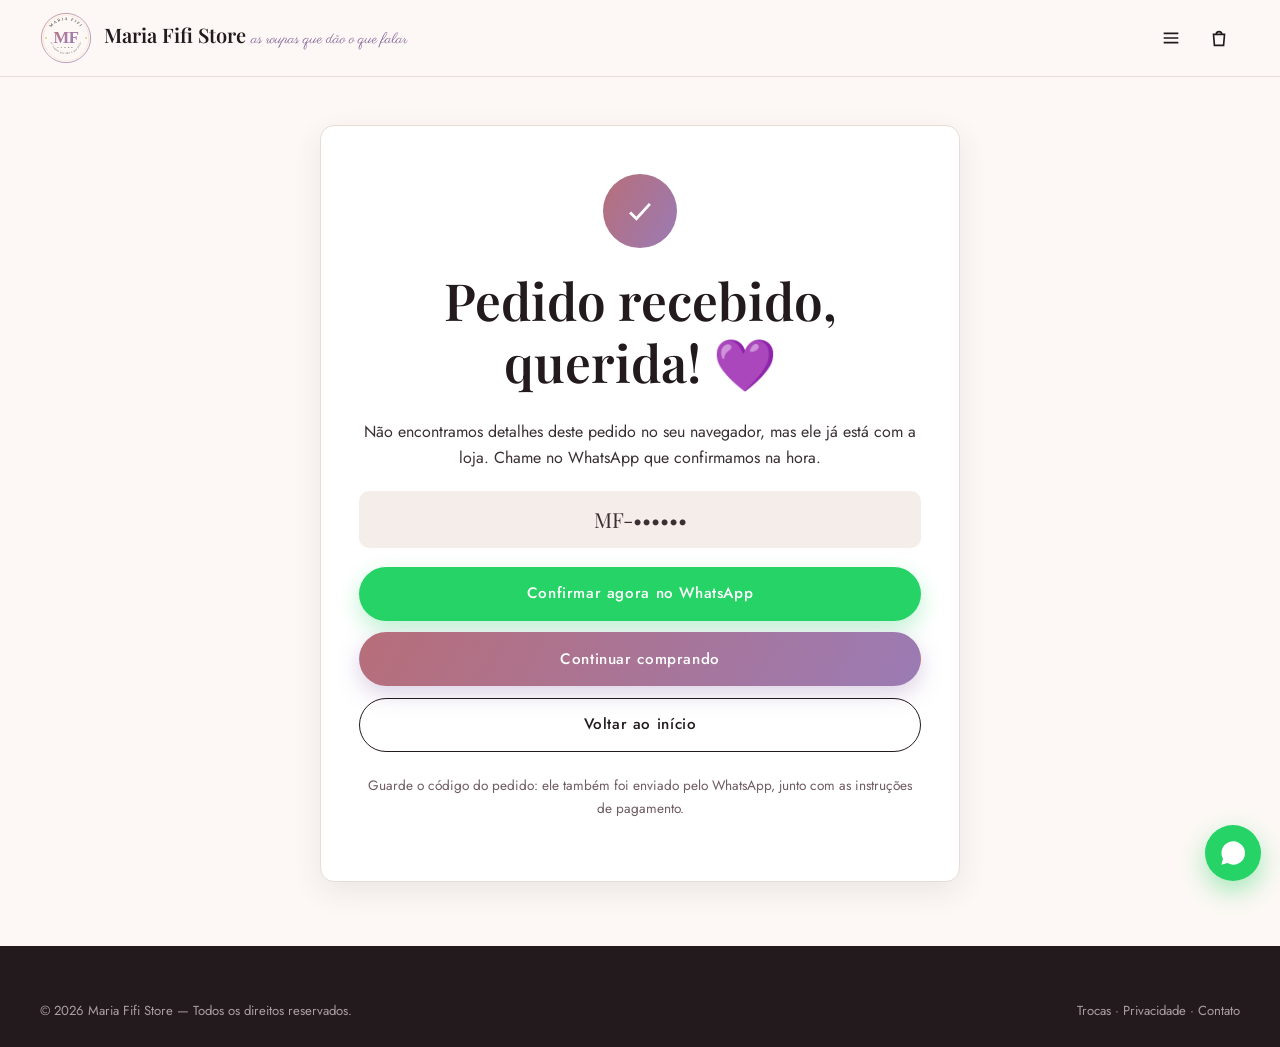
<file: confirmacao.html>
<!DOCTYPE html>
<html lang="pt-BR">
<head>
  <meta charset="UTF-8">
  <meta name="viewport" content="width=device-width, initial-scale=1">
  <title>Pedido recebido — Maria Fifi Store</title>
  <meta name="robots" content="noindex">
  <meta name="theme-color" content="#b76e79">
  <link rel="icon" type="image/svg+xml" href="assets/favicon.svg">
  <link rel="preconnect" href="https://fonts.googleapis.com">
  <link rel="preconnect" href="https://fonts.gstatic.com" crossorigin>
  <link href="https://fonts.googleapis.com/css2?family=Playfair+Display:ital,wght@0,400;0,500;0,600;0,700;1,400;1,600&family=Jost:wght@300;400;500;600&family=Parisienne&display=swap" rel="stylesheet">
  <link rel="stylesheet" href="css/style.css">
</head>
<body data-pagina="confirmacao">

  <a class="pular" href="#conteudo">Pular para o conteúdo</a>

  <header class="cabecalho">
    <div class="container cabecalho-interno">
      <a class="marca" href="index.html">
        <img src="assets/logo.svg" alt="Logotipo da Maria Fifi Store" width="52" height="52">
        <span>
          <span class="marca-nome">Maria Fifi Store</span>
          <span class="marca-assinatura">as roupas que dão o que falar</span>
        </span>
      </a>
      <div class="acoes">
        <a class="icone-btn" href="catalogo.html" aria-label="Ir para o catálogo">
          <svg viewBox="0 0 24 24" fill="none" stroke="currentColor" stroke-width="1.8" aria-hidden="true"><path d="M4 7h16M4 12h16M4 17h16"/></svg>
        </a>
        <a class="icone-btn" href="sacola.html" aria-label="Ver sacola de compras">
          <svg viewBox="0 0 24 24" fill="none" stroke="currentColor" stroke-width="1.8" aria-hidden="true"><path d="M6 8h12l-1 12H7L6 8z"/><path d="M9 8a3 3 0 0 1 6 0"/></svg>
          <span class="contador-carrinho" data-badge-carrinho style="display:none">0</span>
        </a>
      </div>
    </div>
  </header>

  <main id="conteudo">
    <div class="container">
      <div class="confirmacao">
        <div class="icone-ok" aria-hidden="true">
          <svg viewBox="0 0 24 24" width="34" height="34" fill="none" stroke="currentColor" stroke-width="2"><path d="m5 13 4.5 4.5L19 7"/></svg>
        </div>
        <h1>Pedido recebido, <span id="cliente-nome">querida</span>! 💜</h1>
        <p id="confirmacao-texto">Recebemos o seu pedido. A Fifi vai confirmar os dados de pagamento e envio pelo WhatsApp em breve.</p>

        <p class="codigo" id="pedido-codigo">MF-000000</p>

        <div id="pedido-detalhes" style="text-align:left;background:var(--neutro);border-radius:12px;padding:1.2rem;margin:1.2rem 0"></div>

        <div style="display:grid;gap:0.7rem">
          <a class="btn btn-zap btn-bloco" id="btn-zap" href="https://wa.me/5561981975681" target="_blank" rel="noopener">Confirmar agora no WhatsApp</a>
          <a class="btn btn-primario btn-bloco" href="catalogo.html">Continuar comprando</a>
          <a class="btn btn-contorno btn-bloco" href="index.html">Voltar ao início</a>
        </div>

        <p style="font-size:0.85rem;color:var(--texto-suave);margin-top:1.4rem">
          Guarde o código do pedido: ele também foi enviado pelo WhatsApp, junto com as instruções de pagamento.
        </p>
      </div>
    </div>
  </main>

  <footer class="rodape">
    <div class="container">
      <div class="rodape-base" style="border:0;padding-top:0">
        <span>© <span data-ano></span> Maria Fifi Store — Todos os direitos reservados.</span>
        <span><a href="trocas.html">Trocas</a> · <a href="privacidade.html">Privacidade</a> · <a href="contato.html">Contato</a></span>
      </div>
    </div>
  </footer>

  <script src="js/data.js"></script>
  <script src="js/main.js"></script>
  <script>
    document.addEventListener("DOMContentLoaded", () => {
      const codigo = new URLSearchParams(location.search).get("pedido") || localStorage.getItem("mf_ultimo_pedido");
      const pedidos = JSON.parse(localStorage.getItem("mf_pedidos") || "[]");
      const pedido = pedidos.find((p) => p.codigo === codigo);

      if (!pedido) {
        document.querySelector("#confirmacao-texto").textContent =
          "Não encontramos detalhes deste pedido no seu navegador, mas ele já está com a loja. Chame no WhatsApp que confirmamos na hora.";
        document.querySelector("#pedido-detalhes").hidden = true;
        document.querySelector("#pedido-codigo").textContent = codigo || "MF-••••••";
        return;
      }

      document.querySelector("#cliente-nome").textContent = (pedido.nome || "").split(" ")[0] || "querida";
      document.querySelector("#pedido-codigo").textContent = pedido.codigo;

      document.querySelector("#pedido-detalhes").innerHTML = `
        <h2 style="font-size:1.1rem;margin-bottom:0.6rem">Detalhes do pedido</h2>
        ${pedido.itens.map((i) => {
          const p = acharProduto(i.id) || { nome: i.id };
          return `<p style="margin:0.3rem 0;display:flex;justify-content:space-between;gap:1rem">
            <span>${esc(p.nome)} — Tam ${esc(i.tamanho)} · ${esc(i.cor)} · ${i.qtd}x</span>
            <strong>${formatarPreco(i.preco * i.qtd)}</strong></p>`;
        }).join("")}
        <p style="display:flex;justify-content:space-between;border-top:1px solid var(--borda);padding-top:0.6rem;margin-top:0.6rem">
          <span><strong>Total</strong></span><strong>${formatarPreco(pedido.total)}</strong></p>
        <p style="margin:0.6rem 0 0;color:var(--texto-suave);font-size:0.9rem">
          <strong>Entrega:</strong> ${esc(pedido.entrega)}<br>
          <strong>Pagamento:</strong> ${esc(pedido.pagamento)}
        </p>`;

      const linhas = pedido.itens.map((i) => {
        const p = acharProduto(i.id) || { nome: i.id };
        return `• ${p.nome} — Tam ${i.tamanho} — ${i.cor} — ${i.qtd}x`;
      }).join("\n");
      document.querySelector("#btn-zap").href = linkWhatsApp(
        `Oi, Fifi 💜 Acabei de fazer o pedido ${pedido.codigo} pelo site:\n${linhas}\nTotal: ${formatarPreco(pedido.total)}\nMeu nome: ${pedido.nome}`
      );
    });
  </script>
</body>
</html>
</file>
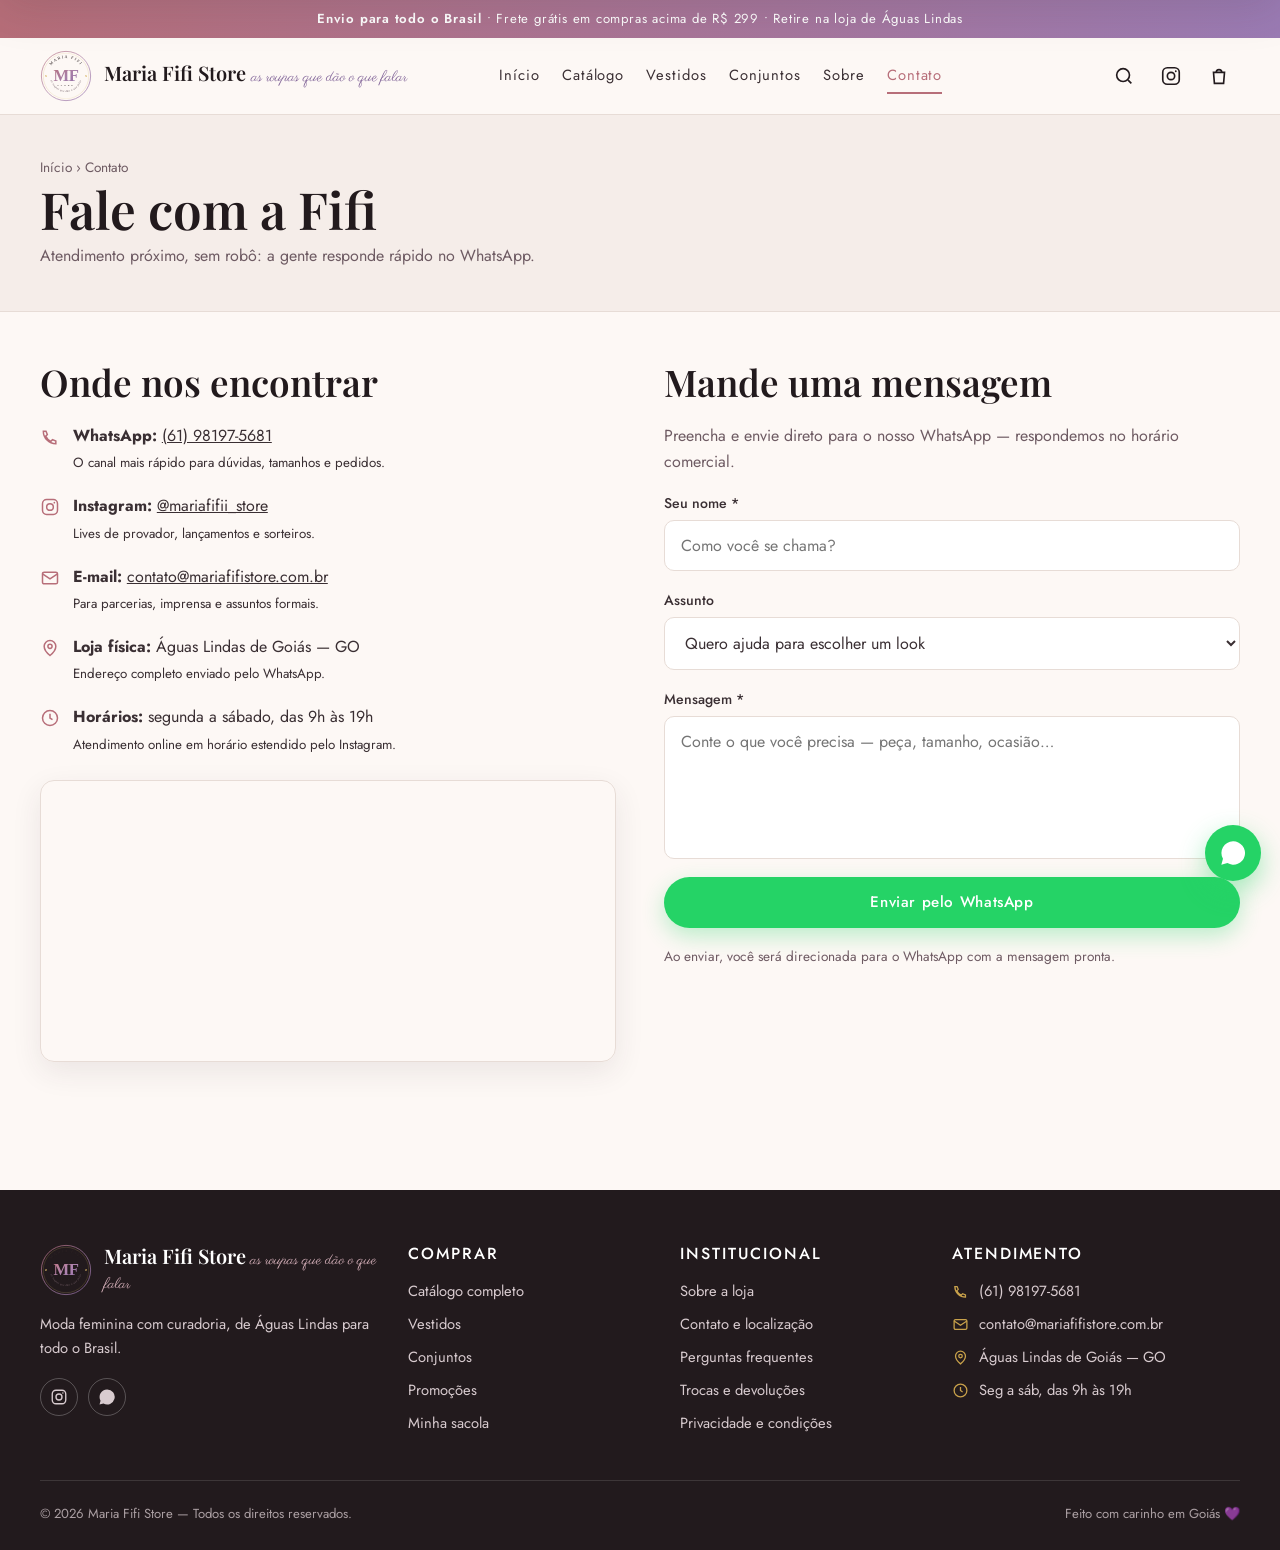
<file: contato.html>
<!DOCTYPE html>
<html lang="pt-BR">
<head>
  <meta charset="UTF-8">
  <meta name="viewport" content="width=device-width, initial-scale=1">
  <title>Contato e localização — Maria Fifi Store</title>
  <meta name="description" content="Fale com a Maria Fifi Store: WhatsApp (61) 98197-5681, Instagram @mariafifii_store, loja física em Águas Lindas de Goiás e envio para todo o Brasil.">
  <meta name="theme-color" content="#b76e79">
  <link rel="icon" type="image/svg+xml" href="assets/favicon.svg">
  <link rel="preconnect" href="https://fonts.googleapis.com">
  <link rel="preconnect" href="https://fonts.gstatic.com" crossorigin>
  <link href="https://fonts.googleapis.com/css2?family=Playfair+Display:ital,wght@0,400;0,500;0,600;0,700;1,400;1,600&family=Jost:wght@300;400;500;600&family=Parisienne&display=swap" rel="stylesheet">
  <link rel="stylesheet" href="css/style.css">
</head>
<body data-pagina="contato">

  <a class="pular" href="#conteudo">Pular para o conteúdo</a>

  <div class="topo-aviso">
    <strong>Envio para todo o Brasil</strong> • Frete grátis em compras acima de R$ 299 • Retire na loja de Águas Lindas
  </div>

  <header class="cabecalho">
    <div class="container cabecalho-interno">
      <button class="icone-btn menu-hamburguer" data-abrir-menu aria-label="Abrir menu de navegação">
        <svg viewBox="0 0 24 24" fill="none" stroke="currentColor" stroke-width="1.8" aria-hidden="true"><path d="M4 7h16M4 12h16M4 17h16"/></svg>
      </button>
      <a class="marca" href="index.html">
        <img src="assets/logo.svg" alt="Logotipo da Maria Fifi Store" width="52" height="52">
        <span>
          <span class="marca-nome">Maria Fifi Store</span>
          <span class="marca-assinatura">as roupas que dão o que falar</span>
        </span>
      </a>
      <nav class="nav-principal" aria-label="Menu principal">
        <a href="index.html">Início</a>
        <a href="catalogo.html">Catálogo</a>
        <a href="catalogo.html?cat=Vestidos">Vestidos</a>
        <a href="catalogo.html?cat=Conjuntos">Conjuntos</a>
        <a href="sobre.html">Sobre</a>
        <a href="contato.html" aria-current="page">Contato</a>
      </nav>
      <div class="acoes">
        <button class="icone-btn" data-abrir-busca aria-label="Buscar produtos">
          <svg viewBox="0 0 24 24" fill="none" stroke="currentColor" stroke-width="1.8" aria-hidden="true"><circle cx="11" cy="11" r="7"/><path d="m20 20-3.5-3.5"/></svg>
        </button>
        <a class="icone-btn" href="https://www.instagram.com/mariafifii_store/" target="_blank" rel="noopener" aria-label="Instagram da Maria Fifi Store">
          <svg viewBox="0 0 24 24" fill="none" stroke="currentColor" stroke-width="1.8" aria-hidden="true"><rect x="3" y="3" width="18" height="18" rx="5"/><circle cx="12" cy="12" r="4"/><circle cx="17.2" cy="6.8" r="1" fill="currentColor" stroke="none"/></svg>
        </a>
        <a class="icone-btn" href="sacola.html" aria-label="Ver sacola de compras">
          <svg viewBox="0 0 24 24" fill="none" stroke="currentColor" stroke-width="1.8" aria-hidden="true"><path d="M6 8h12l-1 12H7L6 8z"/><path d="M9 8a3 3 0 0 1 6 0"/></svg>
          <span class="contador-carrinho" data-badge-carrinho style="display:none">0</span>
        </a>
      </div>
    </div>
  </header>

  <nav class="nav-mobile" id="nav-mobile" aria-label="Menu de navegação">
    <button class="btn btn-contorno btn-mini" data-fechar style="margin-bottom:1rem">Fechar</button>
    <a href="index.html">Início</a>
    <a href="catalogo.html">Catálogo completo</a>
    <a href="catalogo.html?cat=Vestidos">Vestidos</a>
    <a href="catalogo.html?cat=Conjuntos">Conjuntos</a>
    <a href="catalogo.html?cat=Blusas">Blusas</a>
    <a href="catalogo.html?cat=Acessórios">Acessórios</a>
    <a href="sobre.html">Sobre a loja</a>
    <a href="contato.html">Contato e localização</a>
    <a href="faq.html">Perguntas frequentes</a>
    <a href="https://wa.me/5561981975681" target="_blank" rel="noopener">Chamar no WhatsApp</a>
  </nav>

  <div class="overlay" id="overlay" aria-hidden="true"></div>

  <div class="busca-painel" id="painel-busca" role="search" aria-label="Busca de produtos">
    <div class="container">
      <form class="busca-form" id="form-busca" action="catalogo.html" method="get" role="search">
        <label class="sr-only" for="campo-busca">O que você procura hoje?</label>
        <input type="search" id="campo-busca" name="q" placeholder="Buscar vestidos, conjuntos, cores, tamanhos…" autocomplete="off">
        <button type="submit" class="btn btn-primario btn-mini">Buscar</button>
        <button type="button" class="icone-btn" data-fechar aria-label="Fechar busca">
          <svg viewBox="0 0 24 24" fill="none" stroke="currentColor" stroke-width="1.8" aria-hidden="true"><path d="m6 6 12 12M18 6 6 18"/></svg>
        </button>
      </form>
      <div class="busca-sugestoes" id="busca-sugestoes"></div>
    </div>
  </div>

  <main id="conteudo">
    <div class="pagina-topo">
      <div class="container">
        <p class="caminho"><a href="index.html">Início</a> › Contato</p>
        <h1>Fale com a Fifi</h1>
        <p>Atendimento próximo, sem robô: a gente responde rápido no WhatsApp.</p>
      </div>
    </div>

    <div class="container contato-grade">
      <section aria-labelledby="titulo-contatos">
        <h2 id="titulo-contatos">Onde nos encontrar</h2>
        <ul class="contato-lista">
          <li>
            <svg viewBox="0 0 24 24" fill="none" stroke="currentColor" stroke-width="1.8" aria-hidden="true"><path d="M4 5c0 8.3 6.7 15 15 15v-3.2l-4-1.6-2 2a12 12 0 0 1-6.2-6.2l2-2L7.2 5z"/></svg>
            <span><strong>WhatsApp:</strong> <a href="https://wa.me/5561981975681?text=Oi%2C%20Fifi%20%F0%9F%92%9C%20Vim%20pelo%20site!" target="_blank" rel="noopener" style="text-decoration:underline">(61) 98197-5681</a><br><small>O canal mais rápido para dúvidas, tamanhos e pedidos.</small></span>
          </li>
          <li>
            <svg viewBox="0 0 24 24" fill="none" stroke="currentColor" stroke-width="1.8" aria-hidden="true"><rect x="3" y="3" width="18" height="18" rx="5"/><circle cx="12" cy="12" r="4"/><circle cx="17.2" cy="6.8" r="1" fill="currentColor" stroke="none"/></svg>
            <span><strong>Instagram:</strong> <a href="https://www.instagram.com/mariafifii_store/" target="_blank" rel="noopener" style="text-decoration:underline">@mariafifii_store</a><br><small>Lives de provador, lançamentos e sorteiros.</small></span>
          </li>
          <li>
            <svg viewBox="0 0 24 24" fill="none" stroke="currentColor" stroke-width="1.8" aria-hidden="true"><rect x="3" y="5" width="18" height="14" rx="2"/><path d="m3 7 9 6 9-6"/></svg>
            <span><strong>E-mail:</strong> <a href="mailto:contato@mariafifistore.com.br" style="text-decoration:underline">contato@mariafifistore.com.br</a><br><small>Para parcerias, imprensa e assuntos formais.</small></span>
          </li>
          <li>
            <svg viewBox="0 0 24 24" fill="none" stroke="currentColor" stroke-width="1.8" aria-hidden="true"><path d="M12 21s-7-5.4-7-11a7 7 0 0 1 14 0c0 5.6-7 11-7 11z"/><circle cx="12" cy="10" r="2.5"/></svg>
            <span><strong>Loja física:</strong> Águas Lindas de Goiás — GO<br><small>Endereço completo enviado pelo WhatsApp.</small></span>
          </li>
          <li>
            <svg viewBox="0 0 24 24" fill="none" stroke="currentColor" stroke-width="1.8" aria-hidden="true"><circle cx="12" cy="12" r="9"/><path d="M12 7v5l3 2"/></svg>
            <span><strong>Horários:</strong> segunda a sábado, das 9h às 19h<br><small>Atendimento online em horário estendido pelo Instagram.</small></span>
          </li>
        </ul>

        <div class="mapa-caixa">
          <iframe
            title="Mapa da região da loja Maria Fifi Store em Águas Lindas de Goiás"
            src="https://www.google.com/maps?q=Agucas%20Lindas%20de%20Goias%20GO&z=13&output=embed"
            loading="lazy" referrerpolicy="no-referrer-when-downgrade"></iframe>
        </div>
      </section>

      <section aria-labelledby="titulo-form">
        <h2 id="titulo-form">Mande uma mensagem</h2>
        <p style="color:var(--texto-suave)">Preencha e envie direto para o nosso WhatsApp — respondemos no horário comercial.</p>
        <form id="form-contato" class="formulario-grade">
          <div class="linha-campo">
            <label for="contato-nome">Seu nome *</label>
            <input type="text" id="contato-nome" required placeholder="Como você se chama?">
          </div>
          <div class="linha-campo">
            <label for="contato-assunto">Assunto</label>
            <select id="contato-assunto">
              <option>Quero ajuda para escolher um look</option>
              <option>Dúvida sobre tamanho ou caimento</option>
              <option>Pedido ou rastreio</option>
              <option>Troca ou devolução</option>
              <option>Parcerias e outras questões</option>
            </select>
          </div>
          <div class="linha-campo">
            <label for="contato-msg">Mensagem *</label>
            <textarea id="contato-msg" rows="5" required placeholder="Conte o que você precisa — peça, tamanho, ocasião…"></textarea>
          </div>
          <button type="submit" class="btn btn-zap btn-bloco">Enviar pelo WhatsApp</button>
          <p style="font-size:0.85rem;color:var(--texto-suave);margin:0">
            Ao enviar, você será direcionada para o WhatsApp com a mensagem pronta.
          </p>
        </form>
      </section>
    </div>
  </main>

  <footer class="rodape">
    <div class="container">
      <div class="rodape-grade">
        <div>
          <a class="marca" href="index.html">
            <img src="assets/logo.svg" alt="Logotipo da Maria Fifi Store" width="56" height="56">
            <span>
              <span class="marca-nome">Maria Fifi Store</span>
              <span class="marca-assinatura">as roupas que dão o que falar</span>
            </span>
          </a>
          <p style="margin-top:1rem">Moda feminina com curadoria, de Águas Lindas para todo o Brasil.</p>
          <div class="rodape-redes">
            <a href="https://www.instagram.com/mariafifii_store/" target="_blank" rel="noopener" aria-label="Instagram">
              <svg viewBox="0 0 24 24" fill="none" stroke="currentColor" stroke-width="1.8" aria-hidden="true"><rect x="3" y="3" width="18" height="18" rx="5"/><circle cx="12" cy="12" r="4"/><circle cx="17.2" cy="6.8" r="1" fill="currentColor" stroke="none"/></svg>
            </a>
            <a href="https://wa.me/5561981975681" target="_blank" rel="noopener" aria-label="WhatsApp">
              <svg viewBox="0 0 24 24" fill="currentColor" aria-hidden="true"><path d="M17.5 14.4c-.3-.2-1.7-.9-2-1-.3-.1-.5-.2-.7.1-.2.3-.7 1-.9 1.2-.2.2-.3.2-.6.1-.3-.2-1.2-.5-2.3-1.4-.9-.8-1.4-1.7-1.6-2-.2-.3 0-.5.1-.6l.5-.6c.1-.2.2-.3.3-.5 0-.2 0-.4-.1-.5l-.9-2.2c-.2-.6-.5-.5-.7-.5h-.6c-.2 0-.5.1-.8.4-.3.3-1 1-1 2.5s1.1 2.9 1.2 3.1c.2.2 2.1 3.3 5.2 4.6.7.3 1.3.5 1.7.6.7.2 1.4.2 1.9.1.6-.1 1.7-.7 2-1.4.2-.7.2-1.3.2-1.4-.1-.2-.3-.2-.6-.4zM12 2a10 10 0 0 0-8.6 15L2 22l5.2-1.4A10 10 0 1 0 12 2z"/></svg>
            </a>
          </div>
        </div>
        <div>
          <h4>Comprar</h4>
          <ul>
            <li><a href="catalogo.html">Catálogo completo</a></li>
            <li><a href="catalogo.html?cat=Vestidos">Vestidos</a></li>
            <li><a href="catalogo.html?cat=Conjuntos">Conjuntos</a></li>
            <li><a href="catalogo.html?ordem=promocao">Promoções</a></li>
            <li><a href="sacola.html">Minha sacola</a></li>
          </ul>
        </div>
        <div>
          <h4>Institucional</h4>
          <ul>
            <li><a href="sobre.html">Sobre a loja</a></li>
            <li><a href="contato.html">Contato e localização</a></li>
            <li><a href="faq.html">Perguntas frequentes</a></li>
            <li><a href="trocas.html">Trocas e devoluções</a></li>
            <li><a href="privacidade.html">Privacidade e condições</a></li>
          </ul>
        </div>
        <div>
          <h4>Atendimento</h4>
          <ul class="rodape-contato">
            <li><svg viewBox="0 0 24 24" fill="none" stroke="currentColor" stroke-width="1.8" aria-hidden="true"><path d="M4 5c0 8.3 6.7 15 15 15v-3.2l-4-1.6-2 2a12 12 0 0 1-6.2-6.2l2-2L7.2 5z"/></svg> <a href="https://wa.me/5561981975681" target="_blank" rel="noopener">(61) 98197-5681</a></li>
            <li><svg viewBox="0 0 24 24" fill="none" stroke="currentColor" stroke-width="1.8" aria-hidden="true"><rect x="3" y="5" width="18" height="14" rx="2"/><path d="m3 7 9 6 9-6"/></svg> <a href="mailto:contato@mariafifistore.com.br">contato@mariafifistore.com.br</a></li>
            <li><svg viewBox="0 0 24 24" fill="none" stroke="currentColor" stroke-width="1.8" aria-hidden="true"><path d="M12 21s-7-5.4-7-11a7 7 0 0 1 14 0c0 5.6-7 11-7 11z"/><circle cx="12" cy="10" r="2.5"/></svg> Águas Lindas de Goiás — GO</li>
            <li><svg viewBox="0 0 24 24" fill="none" stroke="currentColor" stroke-width="1.8" aria-hidden="true"><circle cx="12" cy="12" r="9"/><path d="M12 7v5l3 2"/></svg> Seg a sáb, das 9h às 19h</li>
          </ul>
        </div>
      </div>
      <div class="rodape-base">
        <span>© <span data-ano></span> Maria Fifi Store — Todos os direitos reservados.</span>
        <span>Feito com carinho em Goiás 💜</span>
      </div>
    </div>
  </footer>

  <script src="js/data.js"></script>
  <script src="js/main.js"></script>
  <script>
    document.addEventListener("DOMContentLoaded", () => {
      $("#form-contato").addEventListener("submit", (e) => {
        e.preventDefault();
        const nome = $("#contato-nome").value.trim();
        const assunto = $("#contato-assunto").value;
        const msg = $("#contato-msg").value.trim();
        if (nome.length < 2 || msg.length < 5) {
          toast("Preencha seu nome e a mensagem para enviar.");
          return;
        }
        window.open(
          linkWhatsApp(`Oi, Fifi 💜 Vim pelo site!\n\n*${assunto}*\n${msg}\n\nMeu nome: ${nome}`),
          "_blank",
          "noopener"
        );
        e.target.reset();
        toast("Abrimos o WhatsApp com sua mensagem. 💜");
      });
    });
  </script>
</body>
</html>
</file>
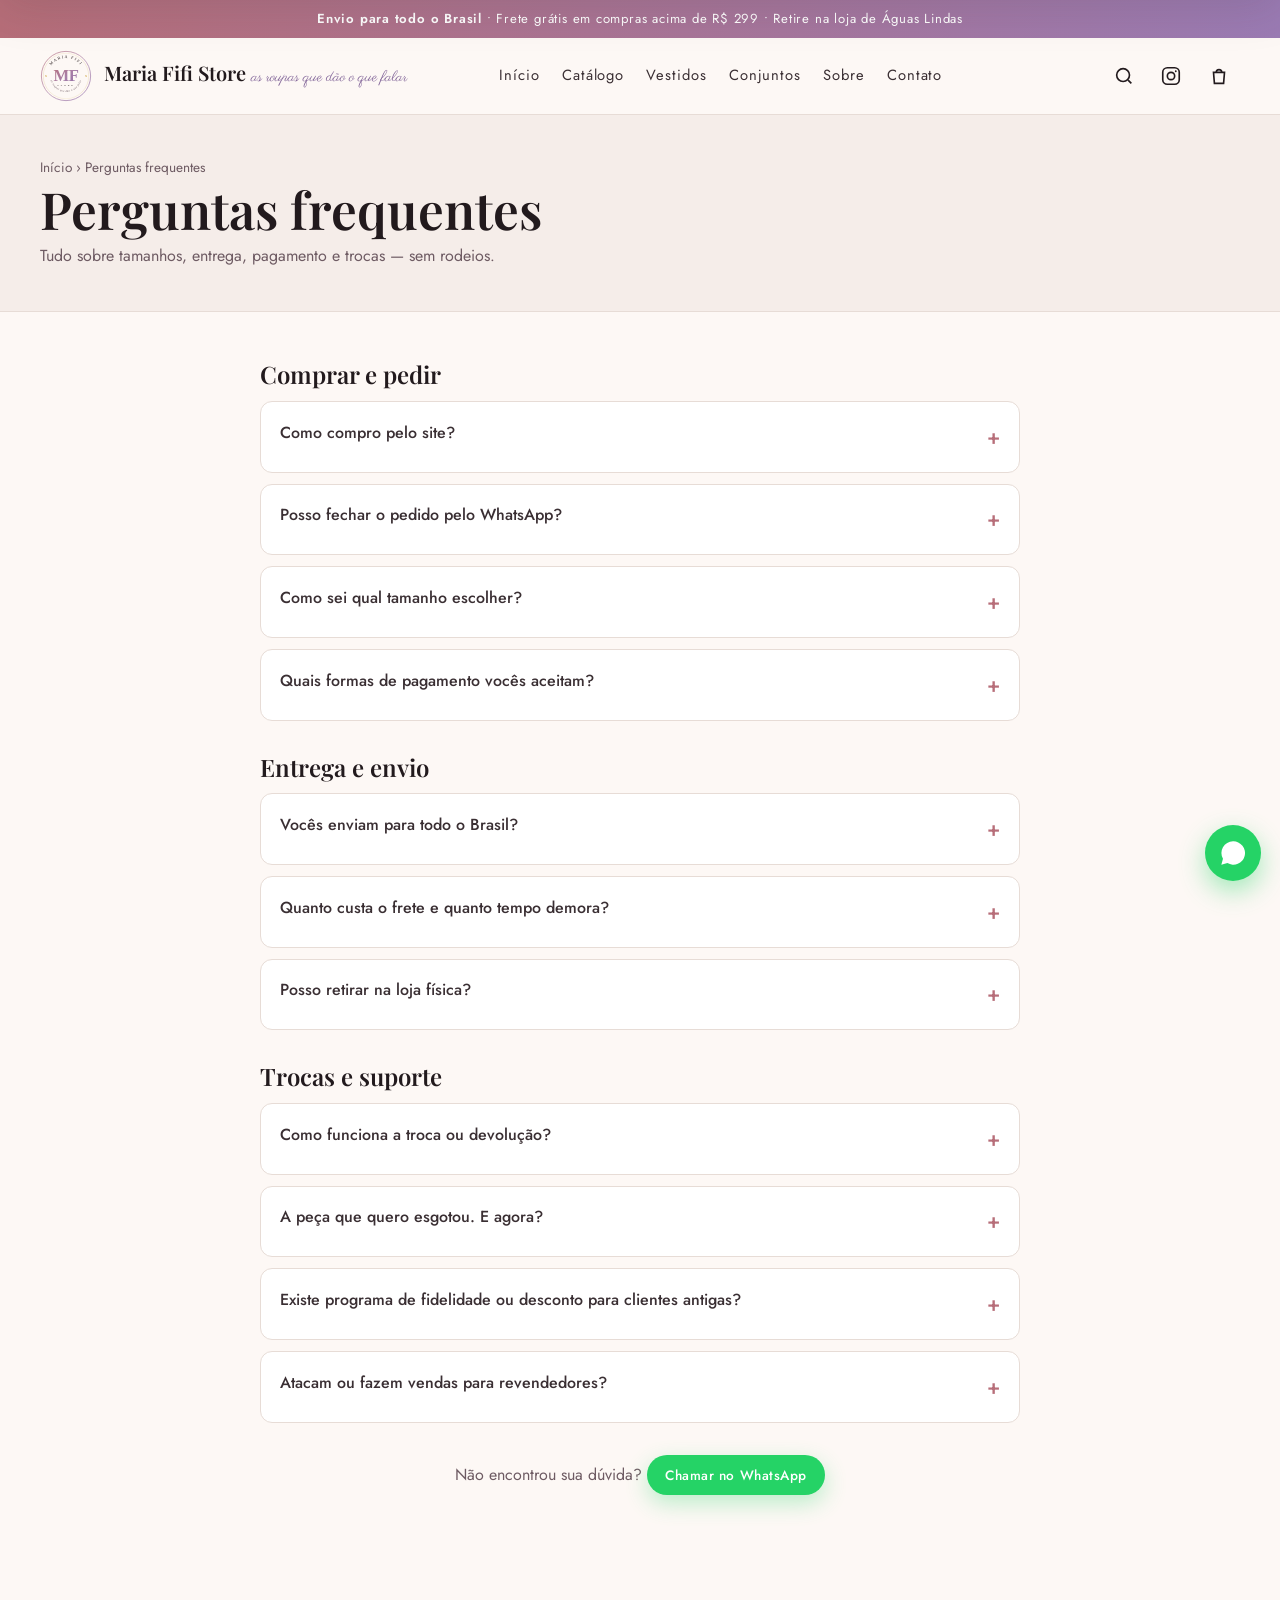
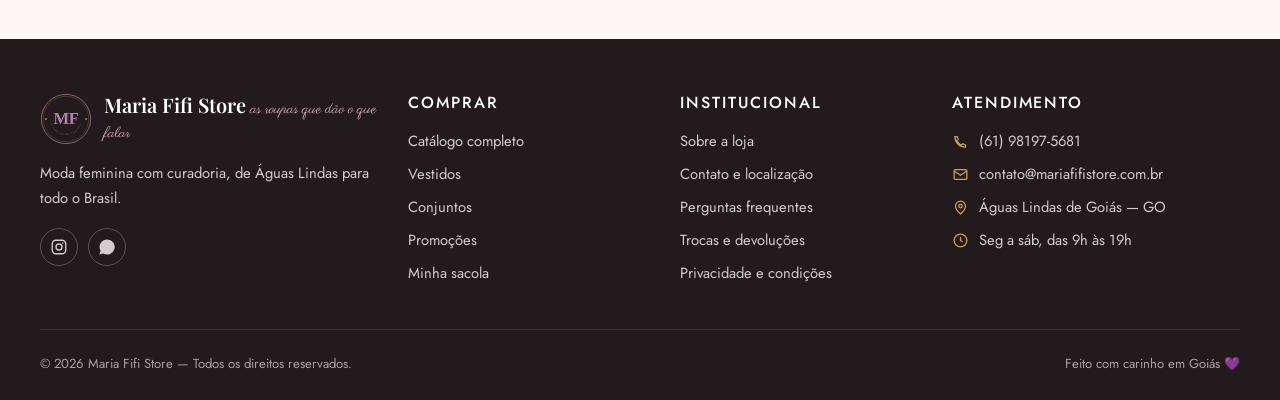
<file: faq.html>
<!DOCTYPE html>
<html lang="pt-BR">
<head>
  <meta charset="UTF-8">
  <meta name="viewport" content="width=device-width, initial-scale=1">
  <title>Perguntas frequentes — Maria Fifi Store</title>
  <meta name="description" content="Dúvidas sobre tamanhos, entrega, frete, prazos, pagamento, trocas e devoluções na Maria Fifi Store.">
  <meta name="theme-color" content="#b76e79">
  <link rel="icon" type="image/svg+xml" href="assets/favicon.svg">
  <link rel="preconnect" href="https://fonts.googleapis.com">
  <link rel="preconnect" href="https://fonts.gstatic.com" crossorigin>
  <link href="https://fonts.googleapis.com/css2?family=Playfair+Display:ital,wght@0,400;0,500;0,600;0,700;1,400;1,600&family=Jost:wght@300;400;500;600&family=Parisienne&display=swap" rel="stylesheet">
  <link rel="stylesheet" href="css/style.css">
</head>
<body data-pagina="faq">

  <a class="pular" href="#conteudo">Pular para o conteúdo</a>

  <div class="topo-aviso">
    <strong>Envio para todo o Brasil</strong> • Frete grátis em compras acima de R$ 299 • Retire na loja de Águas Lindas
  </div>

  <header class="cabecalho">
    <div class="container cabecalho-interno">
      <button class="icone-btn menu-hamburguer" data-abrir-menu aria-label="Abrir menu de navegação">
        <svg viewBox="0 0 24 24" fill="none" stroke="currentColor" stroke-width="1.8" aria-hidden="true"><path d="M4 7h16M4 12h16M4 17h16"/></svg>
      </button>
      <a class="marca" href="index.html">
        <img src="assets/logo.svg" alt="Logotipo da Maria Fifi Store" width="52" height="52">
        <span>
          <span class="marca-nome">Maria Fifi Store</span>
          <span class="marca-assinatura">as roupas que dão o que falar</span>
        </span>
      </a>
      <nav class="nav-principal" aria-label="Menu principal">
        <a href="index.html">Início</a>
        <a href="catalogo.html">Catálogo</a>
        <a href="catalogo.html?cat=Vestidos">Vestidos</a>
        <a href="catalogo.html?cat=Conjuntos">Conjuntos</a>
        <a href="sobre.html">Sobre</a>
        <a href="contato.html">Contato</a>
      </nav>
      <div class="acoes">
        <button class="icone-btn" data-abrir-busca aria-label="Buscar produtos">
          <svg viewBox="0 0 24 24" fill="none" stroke="currentColor" stroke-width="1.8" aria-hidden="true"><circle cx="11" cy="11" r="7"/><path d="m20 20-3.5-3.5"/></svg>
        </button>
        <a class="icone-btn" href="https://www.instagram.com/mariafifii_store/" target="_blank" rel="noopener" aria-label="Instagram da Maria Fifi Store">
          <svg viewBox="0 0 24 24" fill="none" stroke="currentColor" stroke-width="1.8" aria-hidden="true"><rect x="3" y="3" width="18" height="18" rx="5"/><circle cx="12" cy="12" r="4"/><circle cx="17.2" cy="6.8" r="1" fill="currentColor" stroke="none"/></svg>
        </a>
        <a class="icone-btn" href="sacola.html" aria-label="Ver sacola de compras">
          <svg viewBox="0 0 24 24" fill="none" stroke="currentColor" stroke-width="1.8" aria-hidden="true"><path d="M6 8h12l-1 12H7L6 8z"/><path d="M9 8a3 3 0 0 1 6 0"/></svg>
          <span class="contador-carrinho" data-badge-carrinho style="display:none">0</span>
        </a>
      </div>
    </div>
  </header>

  <nav class="nav-mobile" id="nav-mobile" aria-label="Menu de navegação">
    <button class="btn btn-contorno btn-mini" data-fechar style="margin-bottom:1rem">Fechar</button>
    <a href="index.html">Início</a>
    <a href="catalogo.html">Catálogo completo</a>
    <a href="catalogo.html?cat=Vestidos">Vestidos</a>
    <a href="catalogo.html?cat=Conjuntos">Conjuntos</a>
    <a href="catalogo.html?cat=Blusas">Blusas</a>
    <a href="catalogo.html?cat=Acessórios">Acessórios</a>
    <a href="sobre.html">Sobre a loja</a>
    <a href="contato.html">Contato e localização</a>
    <a href="faq.html">Perguntas frequentes</a>
    <a href="https://wa.me/5561981975681" target="_blank" rel="noopener">Chamar no WhatsApp</a>
  </nav>

  <div class="overlay" id="overlay" aria-hidden="true"></div>

  <div class="busca-painel" id="painel-busca" role="search" aria-label="Busca de produtos">
    <div class="container">
      <form class="busca-form" id="form-busca" action="catalogo.html" method="get" role="search">
        <label class="sr-only" for="campo-busca">O que você procura hoje?</label>
        <input type="search" id="campo-busca" name="q" placeholder="Buscar vestidos, conjuntos, cores, tamanhos…" autocomplete="off">
        <button type="submit" class="btn btn-primario btn-mini">Buscar</button>
        <button type="button" class="icone-btn" data-fechar aria-label="Fechar busca">
          <svg viewBox="0 0 24 24" fill="none" stroke="currentColor" stroke-width="1.8" aria-hidden="true"><path d="m6 6 12 12M18 6 6 18"/></svg>
        </button>
      </form>
      <div class="busca-sugestoes" id="busca-sugestoes"></div>
    </div>
  </div>

  <main id="conteudo">
    <div class="pagina-topo">
      <div class="container">
        <p class="caminho"><a href="index.html">Início</a> › Perguntas frequentes</p>
        <h1>Perguntas frequentes</h1>
        <p>Tudo sobre tamanhos, entrega, pagamento e trocas — sem rodeios.</p>
      </div>
    </div>

    <div class="container conteudo-prosa">
      <h2 style="margin-top:0">Comprar e pedir</h2>

      <details class="faq-item">
        <summary>Como compro pelo site?</summary>
        <div class="resp">Escolha a peça, selecione cor e tamanho e clique em “Adicionar à sacola”. Na sacola, clique em “Finalizar no site” e siga os três passos: dados, entrega e pagamento. Você também pode enviar o pedido pronto pelo WhatsApp com um clique.</div>
      </details>

      <details class="faq-item">
        <summary>Posso fechar o pedido pelo WhatsApp?</summary>
        <div class="resp">Pode, e muita gente prefere! Monte a sacola no site e clique em “Enviar pedido pelo WhatsApp”: a mensagem chega pronta com as peças, tamanhos e total. A Fifi confirma disponibilidade, pagamento e envio na hora.</div>
      </details>

      <details class="faq-item">
        <summary>Como sei qual tamanho escolher?</summary>
        <div class="resp">Cada página de produto traz o guia de medidas e a descrição do caimento. Se ficar entre dois tamanhos, escolha o maior ou chame no WhatsApp: com suas medidas, eu oriento melhor do que qualquer tabela.</div>
      </details>

      <details class="faq-item">
        <summary>Quais formas de pagamento vocês aceitam?</summary>
        <div class="resp">Pix (com 5% de desconto), cartão de crédito em até 3x sem juros e boleto bancário. O pagamento é confirmado pelo WhatsApp antes do envio.</div>
      </details>

      <h2>Entrega e envio</h2>

      <details class="faq-item">
        <summary>Vocês enviam para todo o Brasil?</summary>
        <div class="resp">Enviamos! O pedido sai de Águas Lindas de Goiás por Correios ou transportadora, com código de rastreio enviado pelo WhatsApp.</div>
      </details>

      <details class="faq-item">
        <summary>Quanto custa o frete e quanto tempo demora?</summary>
        <div class="resp">O valor e o prazo dependem do CEP e são calculados na confirmação do pedido. Compras acima de R$ 299 têm frete grátis. Para as cidades vizinhas de Goiás, a entrega costuma chegar em 1 a 3 dias úteis; para o restante do Brasil, de 4 a 10 dias úteis.</div>
      </details>

      <details class="faq-item">
        <summary>Posso retirar na loja física?</summary>
        <div class="resp">Pode! Escolha “Retirar na loja” na finalização e avisamos quando estiver pronto, normalmente em 24 horas. A loja fica em Águas Lindas de Goiás, de segunda a sábado, das 9h às 19h.</div>
      </details>

      <h2>Trocas e suporte</h2>

      <details class="faq-item">
        <summary>Como funciona a troca ou devolução?</summary>
        <div class="resp">Você tem até 7 dias após o recebimento para solicitar troca ou devolução, com a peça sem uso, com etiqueta e na embalagem original. Fale no WhatsApp que a gente orienta passo a passo. Veja os detalhes em <a href="trocas.html" style="text-decoration:underline">Trocas e devoluções</a>.</div>
      </details>

      <details class="faq-item">
        <summary>A peça que quero esgotou. E agora?</summary>
        <div class="resp">Chame no WhatsApp e deixe seu nome: avisamos assim que voltar. Algumas peças não voltam — se gostou, não deixe para depois 💜</div>
      </details>

      <details class="faq-item">
        <summary>Existe programa de fidelidade ou desconto para clientes antigas?</summary>
        <div class="resp">Ainda não temos programa oficial, mas quem segue o Instagram recebe primeiro os cupons e participa das lives de provador com condições especiais.</div>
      </details>

      <details class="faq-item">
        <summary>Atacam ou fazem vendas para revendedores?</summary>
        <div class="resp">Trabalhamos com preço de varejo, mas avaliamos pedidos grandes caso a caso. Chame no WhatsApp e conte o que você precisa.</div>
      </details>

      <p class="centro mt-2">Não encontrou sua dúvida? <a class="btn btn-zap btn-mini" href="https://wa.me/5561981975681?text=Oi%2C%20Fifi%20%F0%9F%92%9C%20Tenho%20uma%20d%C3%BAvida!" target="_blank" rel="noopener">Chamar no WhatsApp</a></p>
    </div>
  </main>

  <footer class="rodape">
    <div class="container">
      <div class="rodape-grade">
        <div>
          <a class="marca" href="index.html">
            <img src="assets/logo.svg" alt="Logotipo da Maria Fifi Store" width="56" height="56">
            <span>
              <span class="marca-nome">Maria Fifi Store</span>
              <span class="marca-assinatura">as roupas que dão o que falar</span>
            </span>
          </a>
          <p style="margin-top:1rem">Moda feminina com curadoria, de Águas Lindas para todo o Brasil.</p>
          <div class="rodape-redes">
            <a href="https://www.instagram.com/mariafifii_store/" target="_blank" rel="noopener" aria-label="Instagram">
              <svg viewBox="0 0 24 24" fill="none" stroke="currentColor" stroke-width="1.8" aria-hidden="true"><rect x="3" y="3" width="18" height="18" rx="5"/><circle cx="12" cy="12" r="4"/><circle cx="17.2" cy="6.8" r="1" fill="currentColor" stroke="none"/></svg>
            </a>
            <a href="https://wa.me/5561981975681" target="_blank" rel="noopener" aria-label="WhatsApp">
              <svg viewBox="0 0 24 24" fill="currentColor" aria-hidden="true"><path d="M17.5 14.4c-.3-.2-1.7-.9-2-1-.3-.1-.5-.2-.7.1-.2.3-.7 1-.9 1.2-.2.2-.3.2-.6.1-.3-.2-1.2-.5-2.3-1.4-.9-.8-1.4-1.7-1.6-2-.2-.3 0-.5.1-.6l.5-.6c.1-.2.2-.3.3-.5 0-.2 0-.4-.1-.5l-.9-2.2c-.2-.6-.5-.5-.7-.5h-.6c-.2 0-.5.1-.8.4-.3.3-1 1-1 2.5s1.1 2.9 1.2 3.1c.2.2 2.1 3.3 5.2 4.6.7.3 1.3.5 1.7.6.7.2 1.4.2 1.9.1.6-.1 1.7-.7 2-1.4.2-.7.2-1.3.2-1.4-.1-.2-.3-.2-.6-.4zM12 2a10 10 0 0 0-8.6 15L2 22l5.2-1.4A10 10 0 1 0 12 2z"/></svg>
            </a>
          </div>
        </div>
        <div>
          <h4>Comprar</h4>
          <ul>
            <li><a href="catalogo.html">Catálogo completo</a></li>
            <li><a href="catalogo.html?cat=Vestidos">Vestidos</a></li>
            <li><a href="catalogo.html?cat=Conjuntos">Conjuntos</a></li>
            <li><a href="catalogo.html?ordem=promocao">Promoções</a></li>
            <li><a href="sacola.html">Minha sacola</a></li>
          </ul>
        </div>
        <div>
          <h4>Institucional</h4>
          <ul>
            <li><a href="sobre.html">Sobre a loja</a></li>
            <li><a href="contato.html">Contato e localização</a></li>
            <li><a href="faq.html">Perguntas frequentes</a></li>
            <li><a href="trocas.html">Trocas e devoluções</a></li>
            <li><a href="privacidade.html">Privacidade e condições</a></li>
          </ul>
        </div>
        <div>
          <h4>Atendimento</h4>
          <ul class="rodape-contato">
            <li><svg viewBox="0 0 24 24" fill="none" stroke="currentColor" stroke-width="1.8" aria-hidden="true"><path d="M4 5c0 8.3 6.7 15 15 15v-3.2l-4-1.6-2 2a12 12 0 0 1-6.2-6.2l2-2L7.2 5z"/></svg> <a href="https://wa.me/5561981975681" target="_blank" rel="noopener">(61) 98197-5681</a></li>
            <li><svg viewBox="0 0 24 24" fill="none" stroke="currentColor" stroke-width="1.8" aria-hidden="true"><rect x="3" y="5" width="18" height="14" rx="2"/><path d="m3 7 9 6 9-6"/></svg> <a href="mailto:contato@mariafifistore.com.br">contato@mariafifistore.com.br</a></li>
            <li><svg viewBox="0 0 24 24" fill="none" stroke="currentColor" stroke-width="1.8" aria-hidden="true"><path d="M12 21s-7-5.4-7-11a7 7 0 0 1 14 0c0 5.6-7 11-7 11z"/><circle cx="12" cy="10" r="2.5"/></svg> Águas Lindas de Goiás — GO</li>
            <li><svg viewBox="0 0 24 24" fill="none" stroke="currentColor" stroke-width="1.8" aria-hidden="true"><circle cx="12" cy="12" r="9"/><path d="M12 7v5l3 2"/></svg> Seg a sáb, das 9h às 19h</li>
          </ul>
        </div>
      </div>
      <div class="rodape-base">
        <span>© <span data-ano></span> Maria Fifi Store — Todos os direitos reservados.</span>
        <span>Feito com carinho em Goiás 💜</span>
      </div>
    </div>
  </footer>

  <script src="js/data.js"></script>
  <script src="js/main.js"></script>
</body>
</html>
</file>
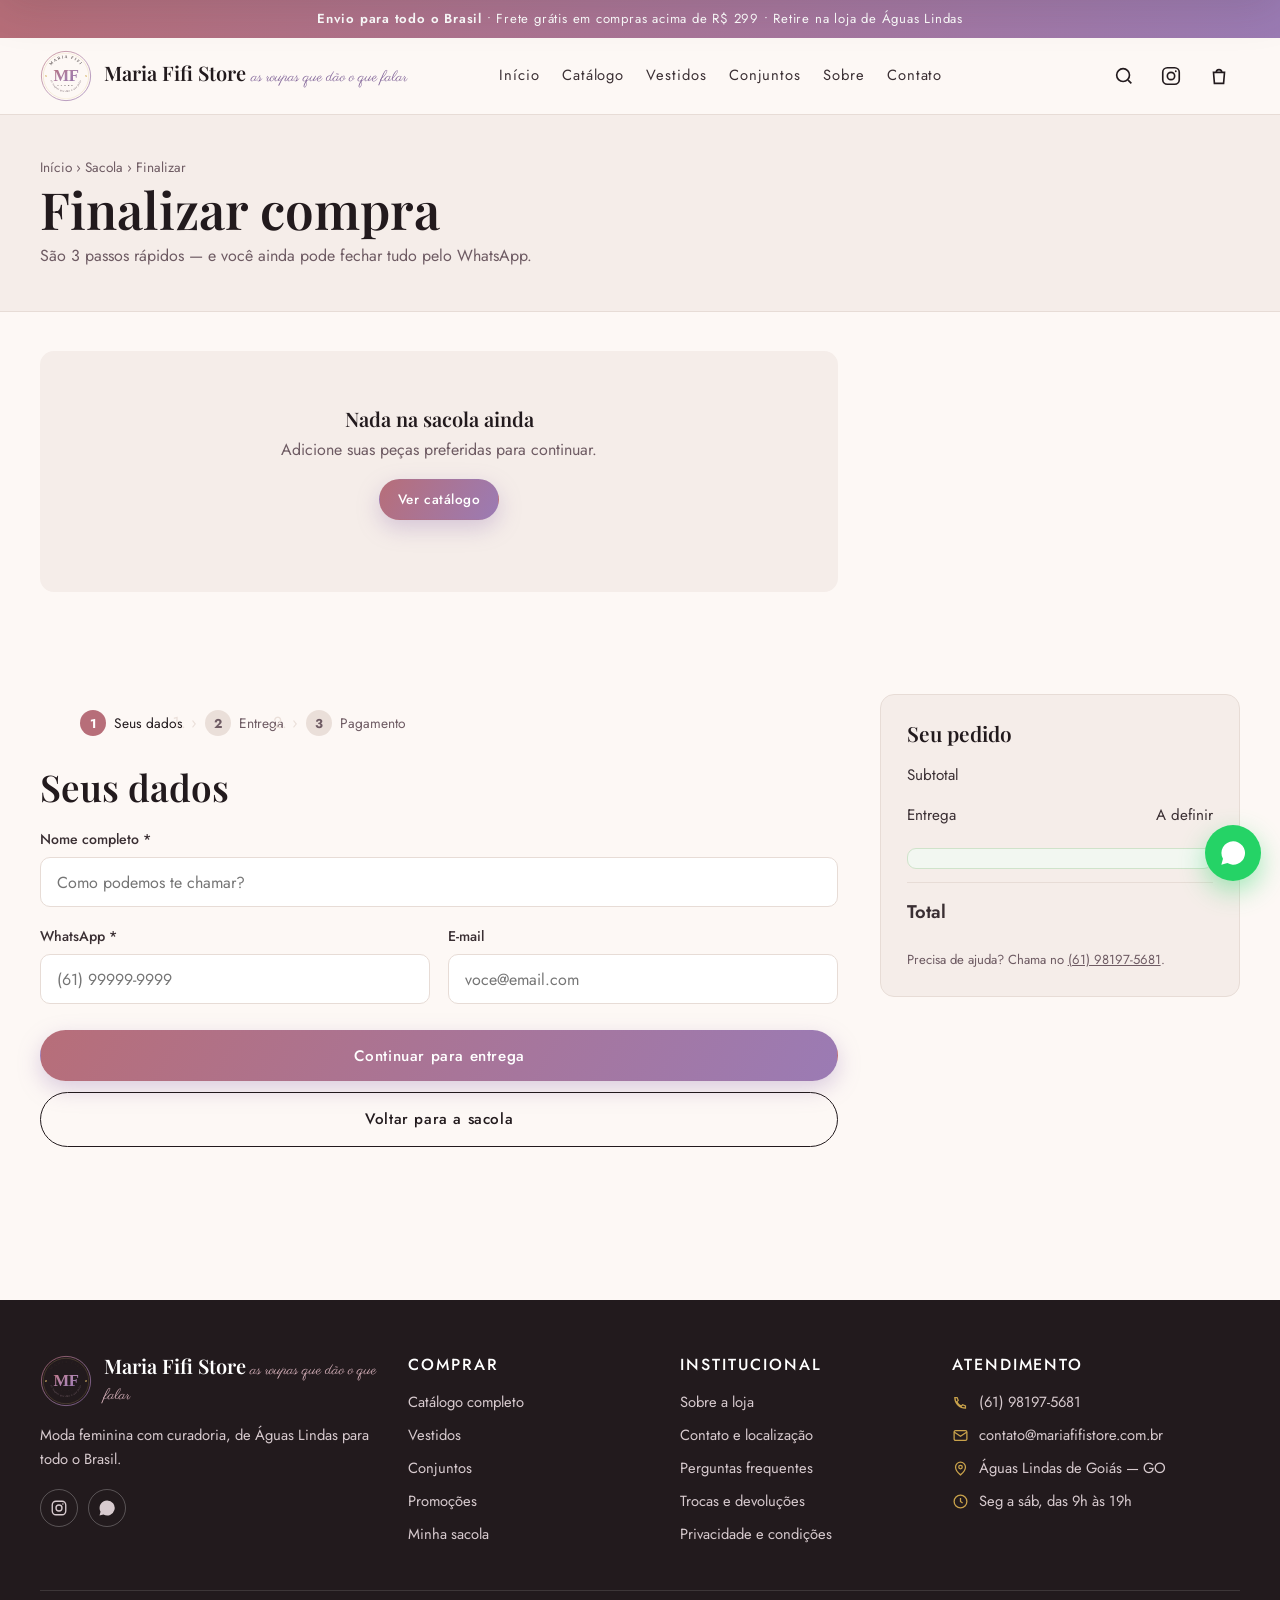
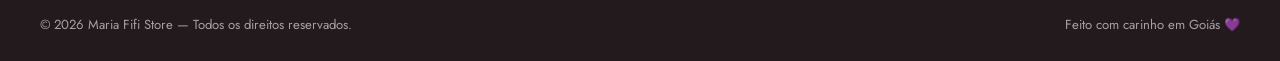
<file: finalizacao.html>
<!DOCTYPE html>
<html lang="pt-BR">
<head>
  <meta charset="UTF-8">
  <meta name="viewport" content="width=device-width, initial-scale=1">
  <title>Finalizar compra — Maria Fifi Store</title>
  <meta name="description" content="Finalize seu pedido na Maria Fifi Store: dados, entrega e pagamento em poucos passos.">
  <meta name="theme-color" content="#b76e79">
  <link rel="icon" type="image/svg+xml" href="assets/favicon.svg">
  <link rel="preconnect" href="https://fonts.googleapis.com">
  <link rel="preconnect" href="https://fonts.gstatic.com" crossorigin>
  <link href="https://fonts.googleapis.com/css2?family=Playfair+Display:ital,wght@0,400;0,500;0,600;0,700;1,400;1,600&family=Jost:wght@300;400;500;600&family=Parisienne&display=swap" rel="stylesheet">
  <link rel="stylesheet" href="css/style.css">
</head>
<body data-pagina="finalizacao">

  <a class="pular" href="#conteudo">Pular para o conteúdo</a>

  <div class="topo-aviso">
    <strong>Envio para todo o Brasil</strong> • Frete grátis em compras acima de R$ 299 • Retire na loja de Águas Lindas
  </div>

  <header class="cabecalho">
    <div class="container cabecalho-interno">
      <button class="icone-btn menu-hamburguer" data-abrir-menu aria-label="Abrir menu de navegação">
        <svg viewBox="0 0 24 24" fill="none" stroke="currentColor" stroke-width="1.8" aria-hidden="true"><path d="M4 7h16M4 12h16M4 17h16"/></svg>
      </button>
      <a class="marca" href="index.html">
        <img src="assets/logo.svg" alt="Logotipo da Maria Fifi Store" width="52" height="52">
        <span>
          <span class="marca-nome">Maria Fifi Store</span>
          <span class="marca-assinatura">as roupas que dão o que falar</span>
        </span>
      </a>
      <nav class="nav-principal" aria-label="Menu principal">
        <a href="index.html">Início</a>
        <a href="catalogo.html">Catálogo</a>
        <a href="catalogo.html?cat=Vestidos">Vestidos</a>
        <a href="catalogo.html?cat=Conjuntos">Conjuntos</a>
        <a href="sobre.html">Sobre</a>
        <a href="contato.html">Contato</a>
      </nav>
      <div class="acoes">
        <button class="icone-btn" data-abrir-busca aria-label="Buscar produtos">
          <svg viewBox="0 0 24 24" fill="none" stroke="currentColor" stroke-width="1.8" aria-hidden="true"><circle cx="11" cy="11" r="7"/><path d="m20 20-3.5-3.5"/></svg>
        </button>
        <a class="icone-btn" href="https://www.instagram.com/mariafifii_store/" target="_blank" rel="noopener" aria-label="Instagram da Maria Fifi Store">
          <svg viewBox="0 0 24 24" fill="none" stroke="currentColor" stroke-width="1.8" aria-hidden="true"><rect x="3" y="3" width="18" height="18" rx="5"/><circle cx="12" cy="12" r="4"/><circle cx="17.2" cy="6.8" r="1" fill="currentColor" stroke="none"/></svg>
        </a>
        <a class="icone-btn" href="sacola.html" aria-label="Ver sacola de compras">
          <svg viewBox="0 0 24 24" fill="none" stroke="currentColor" stroke-width="1.8" aria-hidden="true"><path d="M6 8h12l-1 12H7L6 8z"/><path d="M9 8a3 3 0 0 1 6 0"/></svg>
          <span class="contador-carrinho" data-badge-carrinho style="display:none">0</span>
        </a>
      </div>
    </div>
  </header>

  <nav class="nav-mobile" id="nav-mobile" aria-label="Menu de navegação">
    <button class="btn btn-contorno btn-mini" data-fechar style="margin-bottom:1rem">Fechar</button>
    <a href="index.html">Início</a>
    <a href="catalogo.html">Catálogo completo</a>
    <a href="catalogo.html?cat=Vestidos">Vestidos</a>
    <a href="catalogo.html?cat=Conjuntos">Conjuntos</a>
    <a href="catalogo.html?cat=Blusas">Blusas</a>
    <a href="catalogo.html?cat=Acessórios">Acessórios</a>
    <a href="sobre.html">Sobre a loja</a>
    <a href="contato.html">Contato e localização</a>
    <a href="faq.html">Perguntas frequentes</a>
    <a href="https://wa.me/5561981975681" target="_blank" rel="noopener">Chamar no WhatsApp</a>
  </nav>

  <div class="overlay" id="overlay" aria-hidden="true"></div>

  <div class="busca-painel" id="painel-busca" role="search" aria-label="Busca de produtos">
    <div class="container">
      <form class="busca-form" id="form-busca" action="catalogo.html" method="get" role="search">
        <label class="sr-only" for="campo-busca">O que você procura hoje?</label>
        <input type="search" id="campo-busca" name="q" placeholder="Buscar vestidos, conjuntos, cores, tamanhos…" autocomplete="off">
        <button type="submit" class="btn btn-primario btn-mini">Buscar</button>
        <button type="button" class="icone-btn" data-fechar aria-label="Fechar busca">
          <svg viewBox="0 0 24 24" fill="none" stroke="currentColor" stroke-width="1.8" aria-hidden="true"><path d="m6 6 12 12M18 6 6 18"/></svg>
        </button>
      </form>
      <div class="busca-sugestoes" id="busca-sugestoes"></div>
    </div>
  </div>

  <main id="conteudo">
    <div class="pagina-topo">
      <div class="container">
        <p class="caminho"><a href="index.html">Início</a> › <a href="sacola.html">Sacola</a> › Finalizar</p>
        <h1>Finalizar compra</h1>
        <p>São 3 passos rápidos — e você ainda pode fechar tudo pelo WhatsApp.</p>
      </div>
    </div>

    <div class="container sacola-layout" id="checkout-vazio" hidden>
      <div class="vazio">
        <h3>Nada na sacola ainda</h3>
        <p>Adicione suas peças preferidas para continuar.</p>
        <p><a class="btn btn-primario btn-mini" href="catalogo.html">Ver catálogo</a></p>
      </div>
    </div>

    <div class="container sacola-layout" id="checkout-layout">
      <section>
        <ol class="passos" id="passos">
          <li class="passo ativo" data-passo="1"><b>1</b> Seus dados</li>
          <li class="passo-separador" aria-hidden="true">›</li>
          <li class="passo" data-passo="2"><b>2</b> Entrega</li>
          <li class="passo-separador" aria-hidden="true">›</li>
          <li class="passo" data-passo="3"><b>3</b> Pagamento</li>
        </ol>

        <form id="form-checkout" novalidate>
          <!-- Passo 1 -->
          <div class="checkout-etapa ativa" data-etapa="1">
            <h2>Seus dados</h2>
            <div class="formulario-grade">
              <div class="linha-campo">
                <label for="nome">Nome completo *</label>
                <input type="text" id="nome" name="nome" autocomplete="name" required placeholder="Como podemos te chamar?">
                <span class="erro-campo">Preencha seu nome, por favor.</span>
              </div>
              <div class="linha-campo dupla">
                <div class="linha-campo">
                  <label for="whatsapp">WhatsApp *</label>
                  <input type="tel" id="whatsapp" name="whatsapp" autocomplete="tel" required placeholder="(61) 99999-9999">
                  <span class="erro-campo">Informe um WhatsApp válido para confirmarmos o pedido.</span>
                </div>
                <div class="linha-campo">
                  <label for="email">E-mail</label>
                  <input type="email" id="email" name="email" autocomplete="email" placeholder="voce@email.com">
                  <span class="erro-campo">Confira o formato do e-mail.</span>
                </div>
              </div>
            </div>
            <div class="linha-acao">
              <button type="button" class="btn btn-primario" data-proximo="2">Continuar para entrega</button>
              <a class="btn btn-contorno btn-bloco" href="sacola.html">Voltar para a sacola</a>
            </div>
          </div>

          <!-- Passo 2 -->
          <div class="checkout-etapa" data-etapa="2">
            <h2>Entrega</h2>
            <div class="formulario-grade">
              <label class="opcao-cartao">
                <input type="radio" name="entrega" value="Entrega para todo o Brasil" checked>
                <span><strong>Entrega</strong><br><small>Enviamos pelos Correios ou transportadora com rastreio. Frete calculado após informar o CEP.</small></span>
              </label>
              <label class="opcao-cartao">
                <input type="radio" name="entrega" value="Retirar na loja">
                <span><strong>Retirar na loja</strong><br><small>Águas Lindas de Goiás — sem custo, a partir de 24h.</small></span>
              </label>

              <div id="campos-endereco">
                <div class="linha-campo dupla">
                  <div class="linha-campo">
                    <label for="cep">CEP *</label>
                    <input type="text" id="cep" name="cep" inputmode="numeric" autocomplete="postal-code" placeholder="00000-000">
                    <span class="erro-campo">Informe o CEP para estimar o prazo.</span>
                  </div>
                  <div class="linha-campo">
                    <label for="cidade">Cidade *</label>
                    <input type="text" id="cidade" name="cidade" autocomplete="address-level2" placeholder="Sua cidade">
                    <span class="erro-campo">Preencha a cidade.</span>
                  </div>
                </div>
                <div class="linha-campo">
                  <label for="endereco">Endereço e número *</label>
                  <input type="text" id="endereco" name="endereco" autocomplete="street-address" placeholder="Rua, bairro e número">
                  <span class="erro-campo">Preencha o endereço de entrega.</span>
                </div>
              </div>

              <div class="linha-campo">
                <label for="observacao">Observação (opcional)</label>
                <textarea id="observacao" name="observacao" rows="3" placeholder="Ex.: presente, embalar sem etiqueta, horário para entrega…"></textarea>
              </div>
            </div>
            <div class="linha-acao">
              <button type="button" class="btn btn-primario" data-proximo="3">Continuar para pagamento</button>
              <button type="button" class="btn btn-contorno btn-bloco" data-proximo="1">Voltar</button>
            </div>
          </div>

          <!-- Passo 3 -->
          <div class="checkout-etapa" data-etapa="3">
            <h2>Pagamento</h2>
            <div class="formulario-grade">
              <label class="opcao-cartao">
                <input type="radio" name="pagamento" value="Pix" checked>
                <span><strong>Pix</strong><br><small>Aprovação imediata e 5% de desconto aplicado na confirmação.</small></span>
              </label>
              <label class="opcao-cartao">
                <input type="radio" name="pagamento" value="Cartão de crédito (até 3x sem juros)">
                <span><strong>Cartão de crédito</strong><br><small>Em até 3x sem juros.</small></span>
              </label>
              <label class="opcao-cartao">
                <input type="radio" name="pagamento" value="Boleto bancário">
                <span><strong>Boleto</strong><br><small>Compensação em até 2 dias úteis.</small></span>
              </label>

              <p style="font-size:0.88rem;color:var(--texto-suave);margin:0.4rem 0 0">
                Ao concluir, seu pedido fica registrado aqui no site e a Fifi confirma os dados de pagamento
                e envio pelo WhatsApp. Você também pode fechar agora mesmo pelo WhatsApp.
              </p>
            </div>
            <div class="linha-acao">
              <button type="submit" class="btn btn-primario">Concluir pedido</button>
              <a class="btn btn-zap btn-bloco" id="btn-zap-finalizar" href="#" target="_blank" rel="noopener">Fechar pedido pelo WhatsApp</a>
              <button type="button" class="btn btn-contorno btn-bloco" data-proximo="2">Voltar</button>
            </div>
          </div>
        </form>
      </section>

      <aside class="resumo-caixa" aria-label="Resumo do pedido">
        <h2>Seu pedido</h2>
        <div id="resumo-itens"></div>
        <div class="resumo-linha"><span>Subtotal</span><span id="checkout-subtotal"></span></div>
        <div class="resumo-linha"><span>Entrega</span><span id="checkout-entrega">A definir</span></div>
        <div id="checkout-aviso-frete" class="aviso-frete"></div>
        <div class="resumo-linha total"><span>Total</span><span id="checkout-total"></span></div>
        <p style="font-size:0.82rem;color:var(--texto-suave);margin:0.9rem 0 0">
          Precisa de ajuda? Chama no <a href="https://wa.me/5561981975681" target="_blank" rel="noopener" style="text-decoration:underline">(61) 98197-5681</a>.
        </p>
      </aside>
    </div>
  </main>

  <footer class="rodape">
    <div class="container">
      <div class="rodape-grade">
        <div>
          <a class="marca" href="index.html">
            <img src="assets/logo.svg" alt="Logotipo da Maria Fifi Store" width="56" height="56">
            <span>
              <span class="marca-nome">Maria Fifi Store</span>
              <span class="marca-assinatura">as roupas que dão o que falar</span>
            </span>
          </a>
          <p style="margin-top:1rem">Moda feminina com curadoria, de Águas Lindas para todo o Brasil.</p>
          <div class="rodape-redes">
            <a href="https://www.instagram.com/mariafifii_store/" target="_blank" rel="noopener" aria-label="Instagram">
              <svg viewBox="0 0 24 24" fill="none" stroke="currentColor" stroke-width="1.8" aria-hidden="true"><rect x="3" y="3" width="18" height="18" rx="5"/><circle cx="12" cy="12" r="4"/><circle cx="17.2" cy="6.8" r="1" fill="currentColor" stroke="none"/></svg>
            </a>
            <a href="https://wa.me/5561981975681" target="_blank" rel="noopener" aria-label="WhatsApp">
              <svg viewBox="0 0 24 24" fill="currentColor" aria-hidden="true"><path d="M17.5 14.4c-.3-.2-1.7-.9-2-1-.3-.1-.5-.2-.7.1-.2.3-.7 1-.9 1.2-.2.2-.3.2-.6.1-.3-.2-1.2-.5-2.3-1.4-.9-.8-1.4-1.7-1.6-2-.2-.3 0-.5.1-.6l.5-.6c.1-.2.2-.3.3-.5 0-.2 0-.4-.1-.5l-.9-2.2c-.2-.6-.5-.5-.7-.5h-.6c-.2 0-.5.1-.8.4-.3.3-1 1-1 2.5s1.1 2.9 1.2 3.1c.2.2 2.1 3.3 5.2 4.6.7.3 1.3.5 1.7.6.7.2 1.4.2 1.9.1.6-.1 1.7-.7 2-1.4.2-.7.2-1.3.2-1.4-.1-.2-.3-.2-.6-.4zM12 2a10 10 0 0 0-8.6 15L2 22l5.2-1.4A10 10 0 1 0 12 2z"/></svg>
            </a>
          </div>
        </div>
        <div>
          <h4>Comprar</h4>
          <ul>
            <li><a href="catalogo.html">Catálogo completo</a></li>
            <li><a href="catalogo.html?cat=Vestidos">Vestidos</a></li>
            <li><a href="catalogo.html?cat=Conjuntos">Conjuntos</a></li>
            <li><a href="catalogo.html?ordem=promocao">Promoções</a></li>
            <li><a href="sacola.html">Minha sacola</a></li>
          </ul>
        </div>
        <div>
          <h4>Institucional</h4>
          <ul>
            <li><a href="sobre.html">Sobre a loja</a></li>
            <li><a href="contato.html">Contato e localização</a></li>
            <li><a href="faq.html">Perguntas frequentes</a></li>
            <li><a href="trocas.html">Trocas e devoluções</a></li>
            <li><a href="privacidade.html">Privacidade e condições</a></li>
          </ul>
        </div>
        <div>
          <h4>Atendimento</h4>
          <ul class="rodape-contato">
            <li><svg viewBox="0 0 24 24" fill="none" stroke="currentColor" stroke-width="1.8" aria-hidden="true"><path d="M4 5c0 8.3 6.7 15 15 15v-3.2l-4-1.6-2 2a12 12 0 0 1-6.2-6.2l2-2L7.2 5z"/></svg> <a href="https://wa.me/5561981975681" target="_blank" rel="noopener">(61) 98197-5681</a></li>
            <li><svg viewBox="0 0 24 24" fill="none" stroke="currentColor" stroke-width="1.8" aria-hidden="true"><rect x="3" y="5" width="18" height="14" rx="2"/><path d="m3 7 9 6 9-6"/></svg> <a href="mailto:contato@mariafifistore.com.br">contato@mariafifistore.com.br</a></li>
            <li><svg viewBox="0 0 24 24" fill="none" stroke="currentColor" stroke-width="1.8" aria-hidden="true"><path d="M12 21s-7-5.4-7-11a7 7 0 0 1 14 0c0 5.6-7 11-7 11z"/><circle cx="12" cy="10" r="2.5"/></svg> Águas Lindas de Goiás — GO</li>
            <li><svg viewBox="0 0 24 24" fill="none" stroke="currentColor" stroke-width="1.8" aria-hidden="true"><circle cx="12" cy="12" r="9"/><path d="M12 7v5l3 2"/></svg> Seg a sáb, das 9h às 19h</li>
          </ul>
        </div>
      </div>
      <div class="rodape-base">
        <span>© <span data-ano></span> Maria Fifi Store — Todos os direitos reservados.</span>
        <span>Feito com carinho em Goiás 💜</span>
      </div>
    </div>
  </footer>

  <script src="js/data.js"></script>
  <script src="js/main.js"></script>
  <script src="js/finalizacao.js"></script>
</body>
</html>
</file>
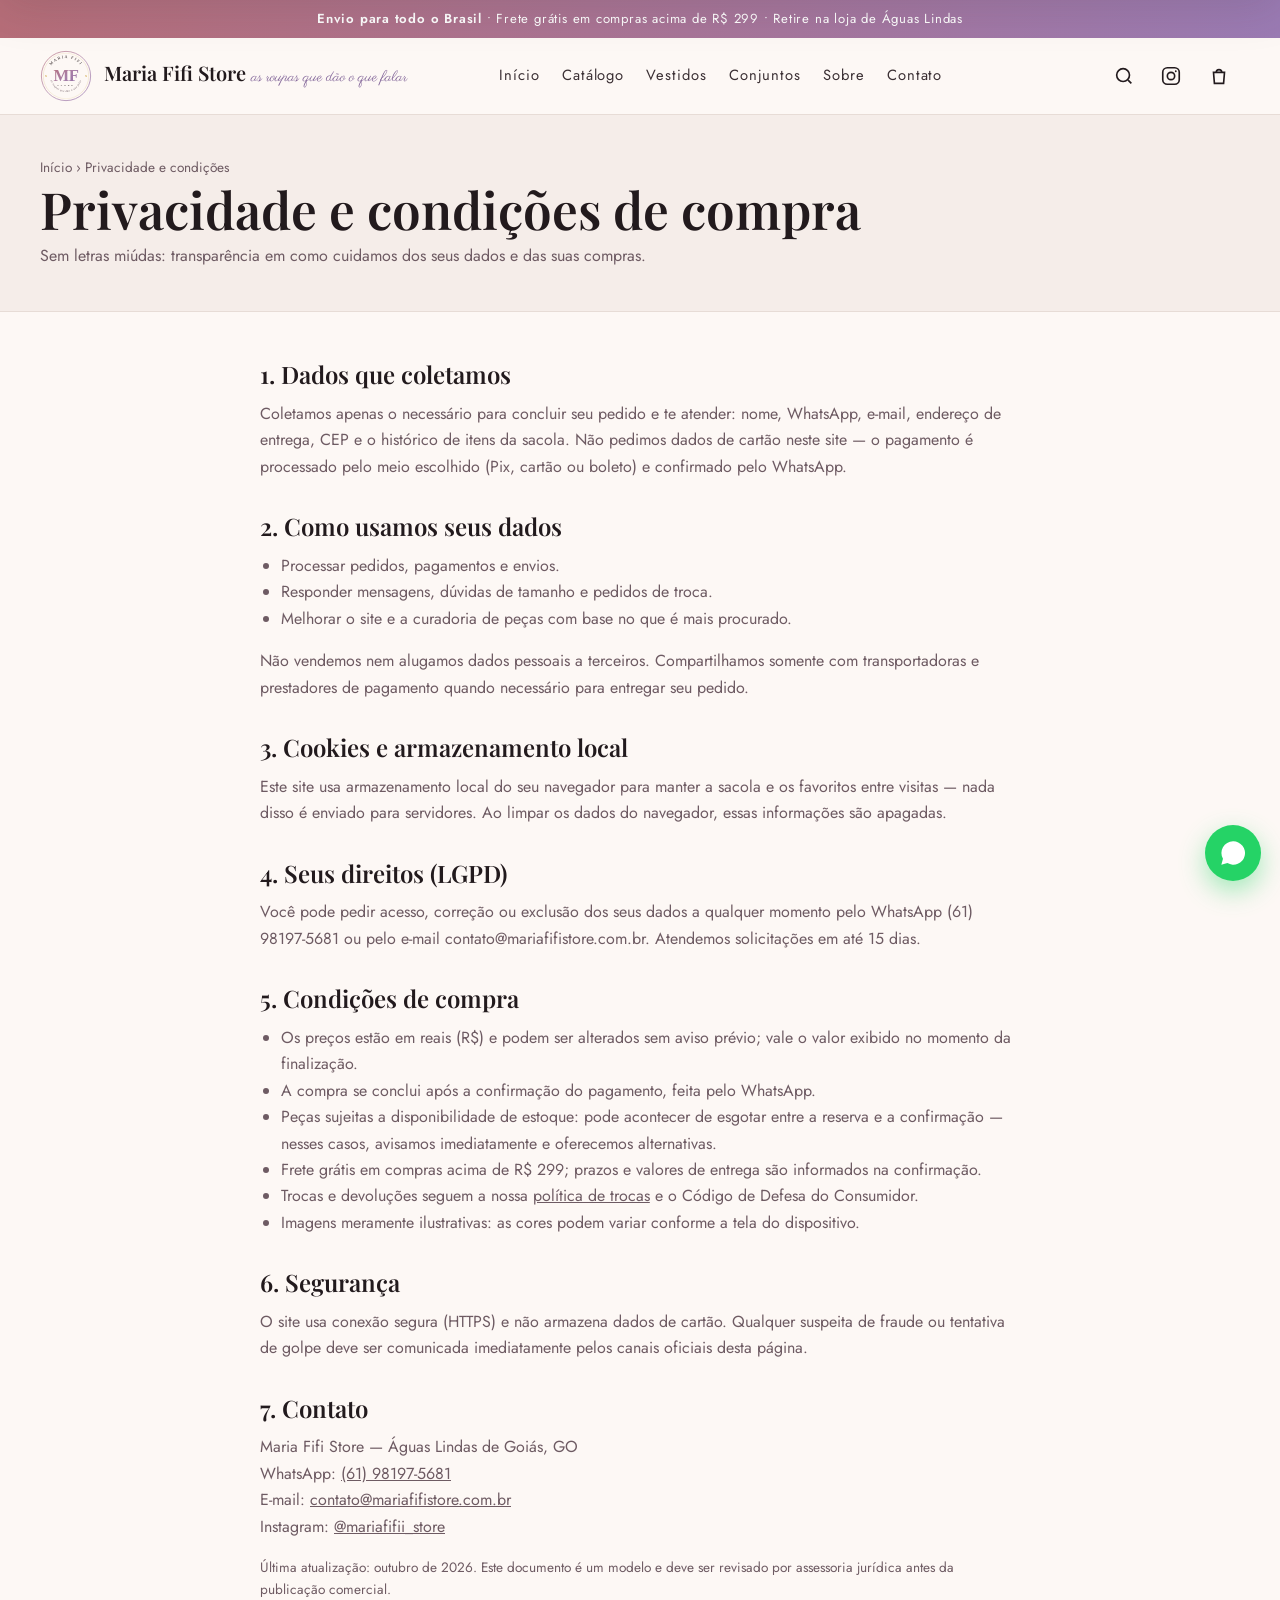
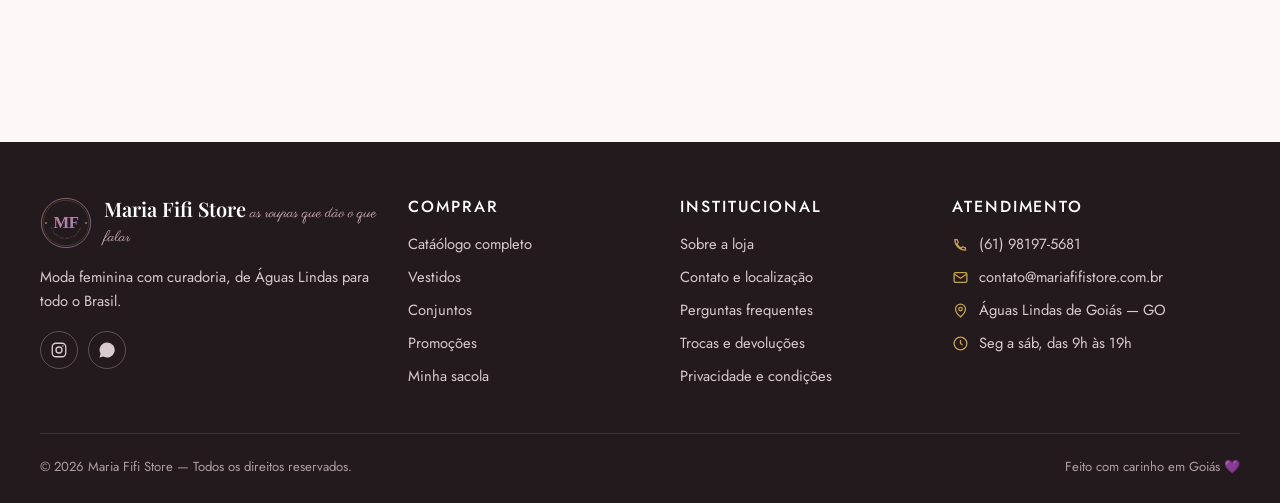
<file: privacidade.html>
<!DOCTYPE html>
<html lang="pt-BR">
<head>
  <meta charset="UTF-8">
  <meta name="viewport" content="width=device-width, initial-scale=1">
  <title>Privacidade e condições de compra — Maria Fifi Store</title>
  <meta name="description" content="Política de privacidade e condições de compra da Maria Fifi Store: como usamos seus dados, pagamento, entrega e direitos.">
  <meta name="theme-color" content="#b76e79">
  <link rel="icon" type="image/svg+xml" href="assets/favicon.svg">
  <link rel="preconnect" href="https://fonts.googleapis.com">
  <link rel="preconnect" href="https://fonts.gstatic.com" crossorigin>
  <link href="https://fonts.googleapis.com/css2?family=Playfair+Display:ital,wght@0,400;0,500;0,600;0,700;1,400;1,600&family=Jost:wght@300;400;500;600&family=Parisienne&display=swap" rel="stylesheet">
  <link rel="stylesheet" href="css/style.css">
</head>
<body data-pagina="privacidade">

  <a class="pular" href="#conteudo">Pular para o conteúdo</a>

  <div class="topo-aviso">
    <strong>Envio para todo o Brasil</strong> • Frete grátis em compras acima de R$ 299 • Retire na loja de Águas Lindas
  </div>

  <header class="cabecalho">
    <div class="container cabecalho-interno">
      <button class="icone-btn menu-hamburguer" data-abrir-menu aria-label="Abrir menu de navegação">
        <svg viewBox="0 0 24 24" fill="none" stroke="currentColor" stroke-width="1.8" aria-hidden="true"><path d="M4 7h16M4 12h16M4 17h16"/></svg>
      </button>
      <a class="marca" href="index.html">
        <img src="assets/logo.svg" alt="Logotipo da Maria Fifi Store" width="52" height="52">
        <span>
          <span class="marca-nome">Maria Fifi Store</span>
          <span class="marca-assinatura">as roupas que dão o que falar</span>
        </span>
      </a>
      <nav class="nav-principal" aria-label="Menu principal">
        <a href="index.html">Início</a>
        <a href="catalogo.html">Catálogo</a>
        <a href="catalogo.html?cat=Vestidos">Vestidos</a>
        <a href="catalogo.html?cat=Conjuntos">Conjuntos</a>
        <a href="sobre.html">Sobre</a>
        <a href="contato.html">Contato</a>
      </nav>
      <div class="acoes">
        <button class="icone-btn" data-abrir-busca aria-label="Buscar produtos">
          <svg viewBox="0 0 24 24" fill="none" stroke="currentColor" stroke-width="1.8" aria-hidden="true"><circle cx="11" cy="11" r="7"/><path d="m20 20-3.5-3.5"/></svg>
        </button>
        <a class="icone-btn" href="https://www.instagram.com/mariafifii_store/" target="_blank" rel="noopener" aria-label="Instagram da Maria Fifi Store">
          <svg viewBox="0 0 24 24" fill="none" stroke="currentColor" stroke-width="1.8" aria-hidden="true"><rect x="3" y="3" width="18" height="18" rx="5"/><circle cx="12" cy="12" r="4"/><circle cx="17.2" cy="6.8" r="1" fill="currentColor" stroke="none"/></svg>
        </a>
        <a class="icone-btn" href="sacola.html" aria-label="Ver sacola de compras">
          <svg viewBox="0 0 24 24" fill="none" stroke="currentColor" stroke-width="1.8" aria-hidden="true"><path d="M6 8h12l-1 12H7L6 8z"/><path d="M9 8a3 3 0 0 1 6 0"/></svg>
          <span class="contador-carrinho" data-badge-carrinho style="display:none">0</span>
        </a>
      </div>
    </div>
  </header>

  <nav class="nav-mobile" id="nav-mobile" aria-label="Menu de navegação">
    <button class="btn btn-contorno btn-mini" data-fechar style="margin-bottom:1rem">Fechar</button>
    <a href="index.html">Início</a>
    <a href="catalogo.html">Catálogo completo</a>
    <a href="catalogo.html?cat=Vestidos">Vestidos</a>
    <a href="catalogo.html?cat=Conjuntos">Conjuntos</a>
    <a href="catalogo.html?cat=Blusas">Blusas</a>
    <a href="catalogo.html?cat=Acessórios">Acessórios</a>
    <a href="sobre.html">Sobre a loja</a>
    <a href="contato.html">Contato e localização</a>
    <a href="faq.html">Perguntas frequentes</a>
    <a href="https://wa.me/5561981975681" target="_blank" rel="noopener">Chamar no WhatsApp</a>
  </nav>

  <div class="overlay" id="overlay" aria-hidden="true"></div>

  <div class="busca-painel" id="painel-busca" role="search" aria-label="Busca de produtos">
    <div class="container">
      <form class="busca-form" id="form-busca" action="catalogo.html" method="get" role="search">
        <label class="sr-only" for="campo-busca">O que você procura hoje?</label>
        <input type="search" id="campo-busca" name="q" placeholder="Buscar vestidos, conjuntos, cores, tamanhos…" autocomplete="off">
        <button type="submit" class="btn btn-primario btn-mini">Buscar</button>
        <button type="button" class="icone-btn" data-fechar aria-label="Fechar busca">
          <svg viewBox="0 0 24 24" fill="none" stroke="currentColor" stroke-width="1.8" aria-hidden="true"><path d="m6 6 12 12M18 6 6 18"/></svg>
        </button>
      </form>
      <div class="busca-sugestoes" id="busca-sugestoes"></div>
    </div>
  </div>

  <main id="conteudo">
    <div class="pagina-topo">
      <div class="container">
        <p class="caminho"><a href="index.html">Início</a> › Privacidade e condições</p>
        <h1>Privacidade e condições de compra</h1>
        <p>Sem letras miúdas: transparência em como cuidamos dos seus dados e das suas compras.</p>
      </div>
    </div>

    <div class="container conteudo-prosa">
      <h2 style="margin-top:0">1. Dados que coletamos</h2>
      <p>Coletamos apenas o necessário para concluir seu pedido e te atender: nome, WhatsApp, e-mail, endereço de entrega, CEP e o histórico de itens da sacola. Não pedimos dados de cartão neste site — o pagamento é processado pelo meio escolhido (Pix, cartão ou boleto) e confirmado pelo WhatsApp.</p>

      <h2>2. Como usamos seus dados</h2>
      <ul>
        <li>Processar pedidos, pagamentos e envios.</li>
        <li>Responder mensagens, dúvidas de tamanho e pedidos de troca.</li>
        <li>Melhorar o site e a curadoria de peças com base no que é mais procurado.</li>
      </ul>
      <p>Não vendemos nem alugamos dados pessoais a terceiros. Compartilhamos somente com transportadoras e prestadores de pagamento quando necessário para entregar seu pedido.</p>

      <h2>3. Cookies e armazenamento local</h2>
      <p>Este site usa armazenamento local do seu navegador para manter a sacola e os favoritos entre visitas — nada disso é enviado para servidores. Ao limpar os dados do navegador, essas informações são apagadas.</p>

      <h2>4. Seus direitos (LGPD)</h2>
      <p>Você pode pedir acesso, correção ou exclusão dos seus dados a qualquer momento pelo WhatsApp (61) 98197-5681 ou pelo e-mail contato@mariafifistore.com.br. Atendemos solicitações em até 15 dias.</p>

      <h2>5. Condições de compra</h2>
      <ul>
        <li>Os preços estão em reais (R$) e podem ser alterados sem aviso prévio; vale o valor exibido no momento da finalização.</li>
        <li>A compra se conclui após a confirmação do pagamento, feita pelo WhatsApp.</li>
        <li>Peças sujeitas a disponibilidade de estoque: pode acontecer de esgotar entre a reserva e a confirmação — nesses casos, avisamos imediatamente e oferecemos alternativas.</li>
        <li>Frete grátis em compras acima de R$ 299; prazos e valores de entrega são informados na confirmação.</li>
        <li>Trocas e devoluções seguem a nossa <a href="trocas.html" style="text-decoration:underline">política de trocas</a> e o Código de Defesa do Consumidor.</li>
        <li>Imagens meramente ilustrativas: as cores podem variar conforme a tela do dispositivo.</li>
      </ul>

      <h2>6. Segurança</h2>
      <p>O site usa conexão segura (HTTPS) e não armazena dados de cartão. Qualquer suspeita de fraude ou tentativa de golpe deve ser comunicada imediatamente pelos canais oficiais desta página.</p>

      <h2>7. Contato</h2>
      <p>Maria Fifi Store — Águas Lindas de Goiás, GO<br>
      WhatsApp: <a href="https://wa.me/5561981975681" target="_blank" rel="noopener" style="text-decoration:underline">(61) 98197-5681</a><br>
      E-mail: <a href="mailto:contato@mariafifistore.com.br" style="text-decoration:underline">contato@mariafifistore.com.br</a><br>
      Instagram: <a href="https://www.instagram.com/mariafifii_store/" target="_blank" rel="noopener" style="text-decoration:underline">@mariafifii_store</a></p>

      <p style="font-size:0.85rem;color:var(--texto-suave)">Última atualização: outubro de 2026. Este documento é um modelo e deve ser revisado por assessoria jurídica antes da publicação comercial.</p>
    </div>
  </main>

  <footer class="rodape">
    <div class="container">
      <div class="rodape-grade">
        <div>
          <a class="marca" href="index.html">
            <img src="assets/logo.svg" alt="Logotipo da Maria Fifi Store" width="56" height="56">
            <span>
              <span class="marca-nome">Maria Fifi Store</span>
              <span class="marca-assinatura">as roupas que dão o que falar</span>
            </span>
          </a>
          <p style="margin-top:1rem">Moda feminina com curadoria, de Águas Lindas para todo o Brasil.</p>
          <div class="rodape-redes">
            <a href="https://www.instagram.com/mariafifii_store/" target="_blank" rel="noopener" aria-label="Instagram">
              <svg viewBox="0 0 24 24" fill="none" stroke="currentColor" stroke-width="1.8" aria-hidden="true"><rect x="3" y="3" width="18" height="18" rx="5"/><circle cx="12" cy="12" r="4"/><circle cx="17.2" cy="6.8" r="1" fill="currentColor" stroke="none"/></svg>
            </a>
            <a href="https://wa.me/5561981975681" target="_blank" rel="noopener" aria-label="WhatsApp">
              <svg viewBox="0 0 24 24" fill="currentColor" aria-hidden="true"><path d="M17.5 14.4c-.3-.2-1.7-.9-2-1-.3-.1-.5-.2-.7.1-.2.3-.7 1-.9 1.2-.2.2-.3.2-.6.1-.3-.2-1.2-.5-2.3-1.4-.9-.8-1.4-1.7-1.6-2-.2-.3 0-.5.1-.6l.5-.6c.1-.2.2-.3.3-.5 0-.2 0-.4-.1-.5l-.9-2.2c-.2-.6-.5-.5-.7-.5h-.6c-.2 0-.5.1-.8.4-.3.3-1 1-1 2.5s1.1 2.9 1.2 3.1c.2.2 2.1 3.3 5.2 4.6.7.3 1.3.5 1.7.6.7.2 1.4.2 1.9.1.6-.1 1.7-.7 2-1.4.2-.7.2-1.3.2-1.4-.1-.2-.3-.2-.6-.4zM12 2a10 10 0 0 0-8.6 15L2 22l5.2-1.4A10 10 0 1 0 12 2z"/></svg>
            </a>
          </div>
        </div>
        <div>
          <h4>Comprar</h4>
          <ul>
            <li><a href="catalogo.html">Catáólogo completo</a></li>
            <li><a href="catalogo.html?cat=Vestidos">Vestidos</a></li>
            <li><a href="catalogo.html?cat=Conjuntos">Conjuntos</a></li>
            <li><a href="catalogo.html?ordem=promocao">Promoções</a></li>
            <li><a href="sacola.html">Minha sacola</a></li>
          </ul>
        </div>
        <div>
          <h4>Institucional</h4>
          <ul>
            <li><a href="sobre.html">Sobre a loja</a></li>
            <li><a href="contato.html">Contato e localização</a></li>
            <li><a href="faq.html">Perguntas frequentes</a></li>
            <li><a href="trocas.html">Trocas e devoluções</a></li>
            <li><a href="privacidade.html">Privacidade e condições</a></li>
          </ul>
        </div>
        <div>
          <h4>Atendimento</h4>
          <ul class="rodape-contato">
            <li><svg viewBox="0 0 24 24" fill="none" stroke="currentColor" stroke-width="1.8" aria-hidden="true"><path d="M4 5c0 8.3 6.7 15 15 15v-3.2l-4-1.6-2 2a12 12 0 0 1-6.2-6.2l2-2L7.2 5z"/></svg> <a href="https://wa.me/5561981975681" target="_blank" rel="noopener">(61) 98197-5681</a></li>
            <li><svg viewBox="0 0 24 24" fill="none" stroke="currentColor" stroke-width="1.8" aria-hidden="true"><rect x="3" y="5" width="18" height="14" rx="2"/><path d="m3 7 9 6 9-6"/></svg> <a href="mailto:contato@mariafifistore.com.br">contato@mariafifistore.com.br</a></li>
            <li><svg viewBox="0 0 24 24" fill="none" stroke="currentColor" stroke-width="1.8" aria-hidden="true"><path d="M12 21s-7-5.4-7-11a7 7 0 0 1 14 0c0 5.6-7 11-7 11z"/><circle cx="12" cy="10" r="2.5"/></svg> Águas Lindas de Goiás — GO</li>
            <li><svg viewBox="0 0 24 24" fill="none" stroke="currentColor" stroke-width="1.8" aria-hidden="true"><circle cx="12" cy="12" r="9"/><path d="M12 7v5l3 2"/></svg> Seg a sáb, das 9h às 19h</li>
          </ul>
        </div>
      </div>
      <div class="rodape-base">
        <span>© <span data-ano></span> Maria Fifi Store — Todos os direitos reservados.</span>
        <span>Feito com carinho em Goiás 💜</span>
      </div>
    </div>
  </footer>

  <script src="js/data.js"></script>
  <script src="js/main.js"></script>
</body>
</html>
</file>
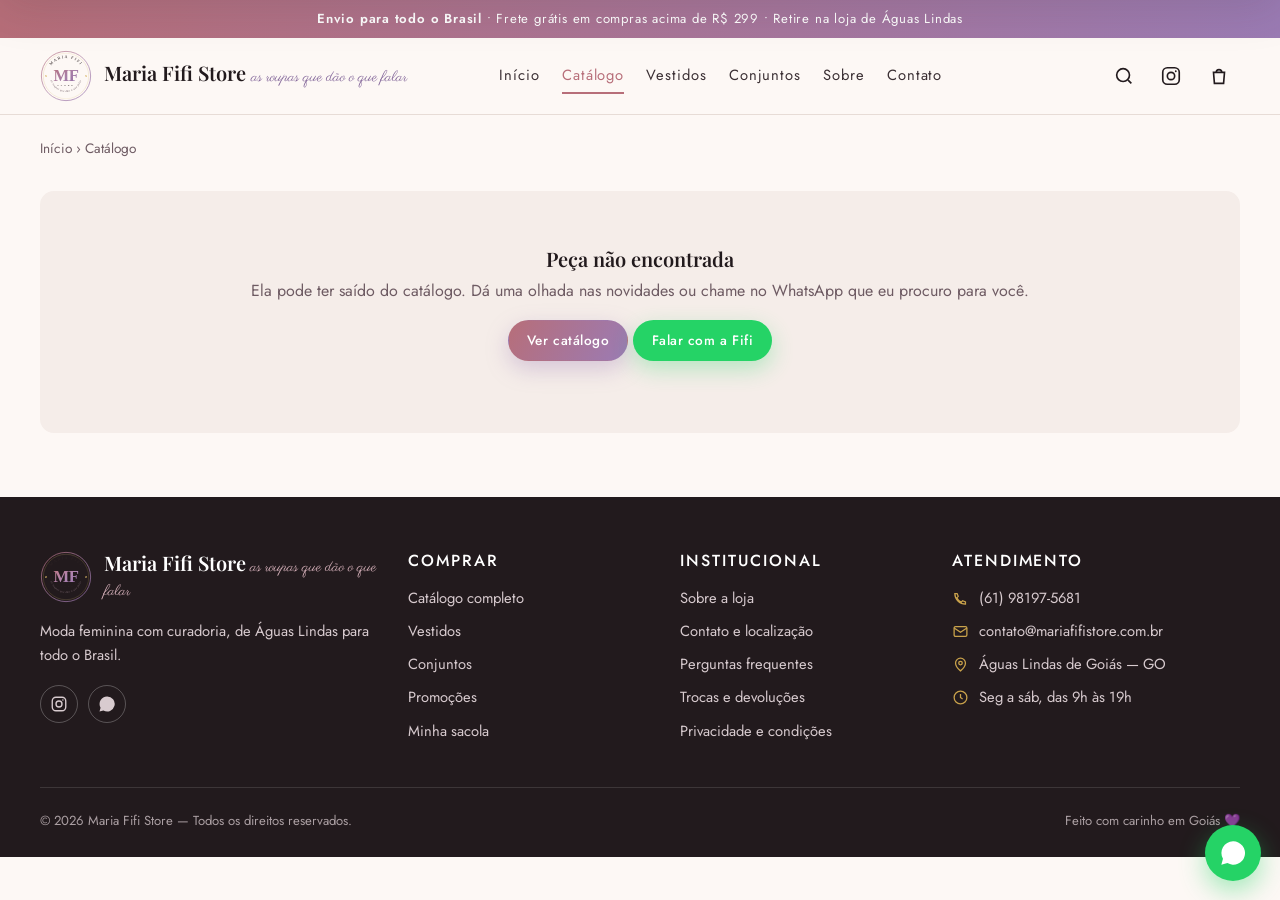
<file: produto.html>
<!DOCTYPE html>
<html lang="pt-BR">
<head>
  <meta charset="UTF-8">
  <meta name="viewport" content="width=device-width, initial-scale=1">
  <title>Produto — Maria Fifi Store</title>
  <meta name="description" content="Detalhes da peça: fotos, tamanhos, cores, tecido e caimento. Compre na Maria Fifi Store com envio para todo o Brasil.">
  <meta name="theme-color" content="#b76e79">
  <link rel="icon" type="image/svg+xml" href="assets/favicon.svg">
  <link rel="preconnect" href="https://fonts.googleapis.com">
  <link rel="preconnect" href="https://fonts.gstatic.com" crossorigin>
  <link href="https://fonts.googleapis.com/css2?family=Playfair+Display:ital,wght@0,400;0,500;0,600;0,700;1,400;1,600&family=Jost:wght@300;400;500;600&family=Parisienne&display=swap" rel="stylesheet">
  <link rel="stylesheet" href="css/style.css">
</head>
<body data-pagina="produto">

  <a class="pular" href="#conteudo">Pular para o conteúdo</a>

  <div class="topo-aviso">
    <strong>Envio para todo o Brasil</strong> • Frete grátis em compras acima de R$ 299 • Retire na loja de Águas Lindas
  </div>

  <header class="cabecalho">
    <div class="container cabecalho-interno">
      <button class="icone-btn menu-hamburguer" data-abrir-menu aria-label="Abrir menu de navegação">
        <svg viewBox="0 0 24 24" fill="none" stroke="currentColor" stroke-width="1.8" aria-hidden="true"><path d="M4 7h16M4 12h16M4 17h16"/></svg>
      </button>
      <a class="marca" href="index.html">
        <img src="assets/logo.svg" alt="Logotipo da Maria Fifi Store" width="52" height="52">
        <span>
          <span class="marca-nome">Maria Fifi Store</span>
          <span class="marca-assinatura">as roupas que dão o que falar</span>
        </span>
      </a>
      <nav class="nav-principal" aria-label="Menu principal">
        <a href="index.html">Início</a>
        <a href="catalogo.html" aria-current="page">Catálogo</a>
        <a href="catalogo.html?cat=Vestidos">Vestidos</a>
        <a href="catalogo.html?cat=Conjuntos">Conjuntos</a>
        <a href="sobre.html">Sobre</a>
        <a href="contato.html">Contato</a>
      </nav>
      <div class="acoes">
        <button class="icone-btn" data-abrir-busca aria-label="Buscar produtos">
          <svg viewBox="0 0 24 24" fill="none" stroke="currentColor" stroke-width="1.8" aria-hidden="true"><circle cx="11" cy="11" r="7"/><path d="m20 20-3.5-3.5"/></svg>
        </button>
        <a class="icone-btn" href="https://www.instagram.com/mariafifii_store/" target="_blank" rel="noopener" aria-label="Instagram da Maria Fifi Store">
          <svg viewBox="0 0 24 24" fill="none" stroke="currentColor" stroke-width="1.8" aria-hidden="true"><rect x="3" y="3" width="18" height="18" rx="5"/><circle cx="12" cy="12" r="4"/><circle cx="17.2" cy="6.8" r="1" fill="currentColor" stroke="none"/></svg>
        </a>
        <a class="icone-btn" href="sacola.html" aria-label="Ver sacola de compras">
          <svg viewBox="0 0 24 24" fill="none" stroke="currentColor" stroke-width="1.8" aria-hidden="true"><path d="M6 8h12l-1 12H7L6 8z"/><path d="M9 8a3 3 0 0 1 6 0"/></svg>
          <span class="contador-carrinho" data-badge-carrinho style="display:none">0</span>
        </a>
      </div>
    </div>
  </header>

  <nav class="nav-mobile" id="nav-mobile" aria-label="Menu de navegação">
    <button class="btn btn-contorno btn-mini" data-fechar style="margin-bottom:1rem">Fechar</button>
    <a href="index.html">Início</a>
    <a href="catalogo.html">Catálogo completo</a>
    <a href="catalogo.html?cat=Vestidos">Vestidos</a>
    <a href="catalogo.html?cat=Conjuntos">Conjuntos</a>
    <a href="catalogo.html?cat=Blusas">Blusas</a>
    <a href="catalogo.html?cat=Acessórios">Acessórios</a>
    <a href="sobre.html">Sobre a loja</a>
    <a href="contato.html">Contato e localização</a>
    <a href="faq.html">Perguntas frequentes</a>
    <a href="https://wa.me/5561981975681" target="_blank" rel="noopener">Chamar no WhatsApp</a>
  </nav>

  <div class="overlay" id="overlay" aria-hidden="true"></div>

  <div class="busca-painel" id="painel-busca" role="search" aria-label="Busca de produtos">
    <div class="container">
      <form class="busca-form" id="form-busca" action="catalogo.html" method="get" role="search">
        <label class="sr-only" for="campo-busca">O que você procura hoje?</label>
        <input type="search" id="campo-busca" name="q" placeholder="Buscar vestidos, conjuntos, cores, tamanhos…" autocomplete="off">
        <button type="submit" class="btn btn-primario btn-mini">Buscar</button>
        <button type="button" class="icone-btn" data-fechar aria-label="Fechar busca">
          <svg viewBox="0 0 24 24" fill="none" stroke="currentColor" stroke-width="1.8" aria-hidden="true"><path d="m6 6 12 12M18 6 6 18"/></svg>
        </button>
      </form>
      <div class="busca-sugestoes" id="busca-sugestoes"></div>
    </div>
  </div>

  <main id="conteudo">
    <div class="container">
      <p class="caminho" id="caminho" style="padding-top:1.4rem"><a href="index.html">Início</a> › <a href="catalogo.html">Catálogo</a></p>
    </div>

    <div id="produto-nao-encontrado" class="container" hidden>
      <div class="vazio mt-2">
        <h3>Peça não encontrada</h3>
        <p>Ela pode ter saído do catálogo. Dá uma olhada nas novidades ou chame no WhatsApp que eu procuro para você.</p>
        <p>
          <a class="btn btn-primario btn-mini" href="catalogo.html">Ver catálogo</a>
          <a class="btn btn-zap btn-mini" href="https://wa.me/5561981975681" target="_blank" rel="noopener">Falar com a Fifi</a>
        </p>
      </div>
    </div>

    <div class="container produto-detalhe" id="produto-detalhe">
      <div>
        <div class="galeria-principal">
          <img id="foto-principal" src="assets/placeholder.svg" alt="" onerror="mfImgFalha(this)">
        </div>
        <div class="galeria-miniaturas" id="galeria-miniaturas" role="group" aria-label="Outras fotos da peça"></div>
      </div>

      <div>
        <span class="eyebrow" id="produto-categoria"></span>
        <h1 id="produto-nome">Carregando…</h1>

        <div class="avaliacoes">
          <span class="estrelas" aria-hidden="true">★★★★★</span>
          <span id="produto-avaliacao">4,9 · 128 avaliações</span>
        </div>

        <div class="detalhe-preco">
          <span class="preco" id="produto-preco"></span>
          <span class="preco-antigo" id="produto-preco-antigo"></span>
          <span class="desconto-chip" id="produto-desconto" hidden></span>
        </div>

        <p class="detalhe-descricao" id="produto-resumo"></p>

        <div class="grupo-escolha">
          <strong>Cor: <span class="legenda" id="legenda-cor">escolha uma opção</span></strong>
          <div class="botoes-escolha" id="botoes-cor" role="group" aria-label="Escolher cor"></div>
        </div>

        <div class="grupo-escolha">
          <strong>
            Tamanho: <span class="legenda" id="legenda-tamanho">escolha uma opção</span>
            <button type="button" id="abrir-guia" style="border:none;background:none;color:var(--lilas-escuro);text-decoration:underline;font-size:0.85rem;margin-left:0.4rem">Guia de medidas</button>
          </strong>
          <div class="botoes-escolha" id="botoes-tamanho" role="group" aria-label="Escolher tamanho"></div>
        </div>

        <div class="aviso-erro" id="aviso-erro" role="alert"></div>

        <div class="linha-acao">
          <button class="btn btn-primario btn-bloco" id="btn-adicionar">Adicionar à sacola</button>
          <a class="btn btn-zap btn-bloco" id="btn-zap" href="#" target="_blank" rel="noopener">Tirar dúvida no WhatsApp</a>
        </div>

        <div class="beneficios" style="border-radius:12px">
          <ul style="grid-template-columns:1fr 1fr; padding:1rem">
            <li style="justify-content:flex-start">Frete grátis acima de R$ 299</li>
            <li style="justify-content:flex-start">Envio para todo o Brasil</li>
            <li style="justify-content:flex-start">Troca em até 7 dias</li>
            <li style="justify-content:flex-start">Pix, cartão e boleto</li>
          </ul>
        </div>

        <div class="detalhe-info" id="produto-info"></div>
      </div>
    </div>

    <section class="secao secao-alternada" aria-labelledby="titulo-relacionados" id="secao-relacionados">
      <div class="container">
        <div class="secao-titulo">
          <span class="eyebrow">Combine com</span>
          <h2 id="titulo-relacionados">Peças que combinam com esta</h2>
        </div>
        <div class="grade-produtos" id="grade-relacionados"></div>
      </div>
    </section>
  </main>

  <!-- Guia de medidas -->
  <div class="modal" id="modal-guia" role="dialog" aria-modal="true" aria-labelledby="titulo-guia">
    <div class="modal-caixa">
      <h2 id="titulo-guia" style="font-size:1.4rem">Guia de medidas</h2>
      <p>Medidas do corpo em centímetros. Se ficar entre dois tamanhos, escolha o maior — ou chame no WhatsApp que eu oriento.</p>
      <table>
        <caption class="sr-only">Medidas por tamanho</caption>
        <thead>
          <tr><th scope="col">Tamanho</th><th scope="col">Busto</th><th scope="col">Cintura</th><th scope="col">Quadril</th></tr>
        </thead>
        <tbody>
          <tr><td>P</td><td>84–88 cm</td><td>64–68 cm</td><td>90–94 cm</td></tr>
          <tr><td>M</td><td>89–94 cm</td><td>69–74 cm</td><td>95–100 cm</td></tr>
          <tr><td>G</td><td>95–102 cm</td><td>75–82 cm</td><td>101–108 cm</td></tr>
          <tr><td>GG</td><td>103–110 cm</td><td>83–90 cm</td><td>109–116 cm</td></tr>
          <tr><td>36</td><td>84–88 cm</td><td>64–68 cm</td><td>90–94 cm</td></tr>
          <tr><td>38</td><td>89–94 cm</td><td>69–74 cm</td><td>95–100 cm</td></tr>
          <tr><td>40</td><td>95–100 cm</td><td>75–80 cm</td><td>101–106 cm</td></tr>
          <tr><td>42</td><td>101–106 cm</td><td>81–86 cm</td><td>107–112 cm</td></tr>
          <tr><td>44</td><td>107–114 cm</td><td>87–94 cm</td><td>113–120 cm</td></tr>
        </tbody>
      </table>
      <p style="color:var(--texto-suave);font-size:0.9rem"><strong>Caimento:</strong> as modelagens da Maria Fifi seguem o padrão nacional. Peças de tricô e crepe têm mais elasticidade e comportam meio tamanho a mais.</p>
      <button class="btn btn-escuro btn-bloco" data-fechar-modal>Entendi</button>
    </div>
  </div>

  <footer class="rodape">
    <div class="container">
      <div class="rodape-grade">
        <div>
          <a class="marca" href="index.html">
            <img src="assets/logo.svg" alt="Logotipo da Maria Fifi Store" width="56" height="56">
            <span>
              <span class="marca-nome">Maria Fifi Store</span>
              <span class="marca-assinatura">as roupas que dão o que falar</span>
            </span>
          </a>
          <p style="margin-top:1rem">Moda feminina com curadoria, de Águas Lindas para todo o Brasil.</p>
          <div class="rodape-redes">
            <a href="https://www.instagram.com/mariafifii_store/" target="_blank" rel="noopener" aria-label="Instagram">
              <svg viewBox="0 0 24 24" fill="none" stroke="currentColor" stroke-width="1.8" aria-hidden="true"><rect x="3" y="3" width="18" height="18" rx="5"/><circle cx="12" cy="12" r="4"/><circle cx="17.2" cy="6.8" r="1" fill="currentColor" stroke="none"/></svg>
            </a>
            <a href="https://wa.me/5561981975681" target="_blank" rel="noopener" aria-label="WhatsApp">
              <svg viewBox="0 0 24 24" fill="currentColor" aria-hidden="true"><path d="M17.5 14.4c-.3-.2-1.7-.9-2-1-.3-.1-.5-.2-.7.1-.2.3-.7 1-.9 1.2-.2.2-.3.2-.6.1-.3-.2-1.2-.5-2.3-1.4-.9-.8-1.4-1.7-1.6-2-.2-.3 0-.5.1-.6l.5-.6c.1-.2.2-.3.3-.5 0-.2 0-.4-.1-.5l-.9-2.2c-.2-.6-.5-.5-.7-.5h-.6c-.2 0-.5.1-.8.4-.3.3-1 1-1 2.5s1.1 2.9 1.2 3.1c.2.2 2.1 3.3 5.2 4.6.7.3 1.3.5 1.7.6.7.2 1.4.2 1.9.1.6-.1 1.7-.7 2-1.4.2-.7.2-1.3.2-1.4-.1-.2-.3-.2-.6-.4zM12 2a10 10 0 0 0-8.6 15L2 22l5.2-1.4A10 10 0 1 0 12 2z"/></svg>
            </a>
          </div>
        </div>
        <div>
          <h4>Comprar</h4>
          <ul>
            <li><a href="catalogo.html">Catálogo completo</a></li>
            <li><a href="catalogo.html?cat=Vestidos">Vestidos</a></li>
            <li><a href="catalogo.html?cat=Conjuntos">Conjuntos</a></li>
            <li><a href="catalogo.html?ordem=promocao">Promoções</a></li>
            <li><a href="sacola.html">Minha sacola</a></li>
          </ul>
        </div>
        <div>
          <h4>Institucional</h4>
          <ul>
            <li><a href="sobre.html">Sobre a loja</a></li>
            <li><a href="contato.html">Contato e localização</a></li>
            <li><a href="faq.html">Perguntas frequentes</a></li>
            <li><a href="trocas.html">Trocas e devoluções</a></li>
            <li><a href="privacidade.html">Privacidade e condições</a></li>
          </ul>
        </div>
        <div>
          <h4>Atendimento</h4>
          <ul class="rodape-contato">
            <li><svg viewBox="0 0 24 24" fill="none" stroke="currentColor" stroke-width="1.8" aria-hidden="true"><path d="M4 5c0 8.3 6.7 15 15 15v-3.2l-4-1.6-2 2a12 12 0 0 1-6.2-6.2l2-2L7.2 5z"/></svg> <a href="https://wa.me/5561981975681" target="_blank" rel="noopener">(61) 98197-5681</a></li>
            <li><svg viewBox="0 0 24 24" fill="none" stroke="currentColor" stroke-width="1.8" aria-hidden="true"><rect x="3" y="5" width="18" height="14" rx="2"/><path d="m3 7 9 6 9-6"/></svg> <a href="mailto:contato@mariafifistore.com.br">contato@mariafifistore.com.br</a></li>
            <li><svg viewBox="0 0 24 24" fill="none" stroke="currentColor" stroke-width="1.8" aria-hidden="true"><path d="M12 21s-7-5.4-7-11a7 7 0 0 1 14 0c0 5.6-7 11-7 11z"/><circle cx="12" cy="10" r="2.5"/></svg> Águas Lindas de Goiás — GO</li>
            <li><svg viewBox="0 0 24 24" fill="none" stroke="currentColor" stroke-width="1.8" aria-hidden="true"><circle cx="12" cy="12" r="9"/><path d="M12 7v5l3 2"/></svg> Seg a sáb, das 9h às 19h</li>
          </ul>
        </div>
      </div>
      <div class="rodape-base">
        <span>© <span data-ano></span> Maria Fifi Store — Todos os direitos reservados.</span>
        <span>Feito com carinho em Goiás 💜</span>
      </div>
    </div>
  </footer>

  <script src="js/data.js"></script>
  <script src="js/main.js"></script>
  <script src="js/produto.js"></script>
</body>
</html>
</file>
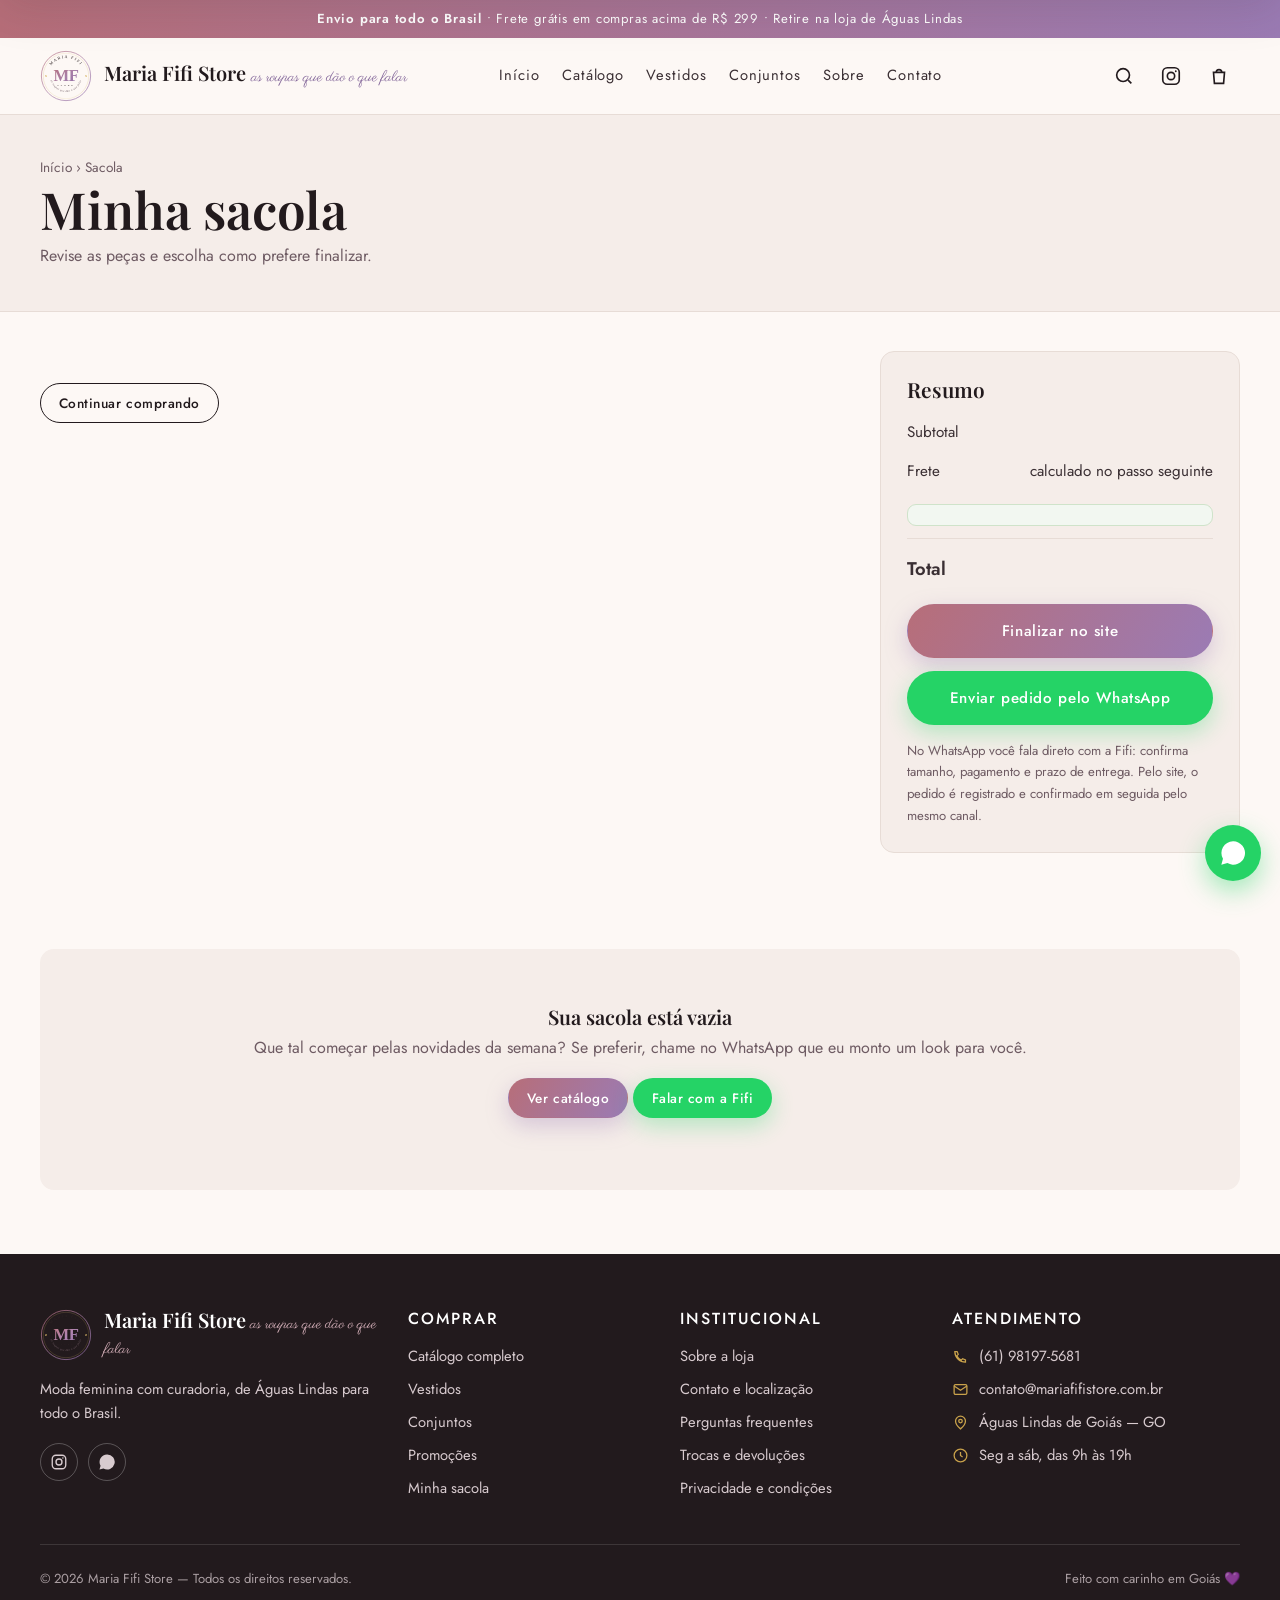
<file: sacola.html>
<!DOCTYPE html>
<html lang="pt-BR">
<head>
  <meta charset="UTF-8">
  <meta name="viewport" content="width=device-width, initial-scale=1">
  <title>Minha sacola — Maria Fifi Store</title>
  <meta name="description" content="Revise os itens da sua sacola e escolha como finalizar: pelo site ou direto no WhatsApp da Maria Fifi Store.">
  <meta name="theme-color" content="#b76e79">
  <link rel="icon" type="image/svg+xml" href="assets/favicon.svg">
  <link rel="preconnect" href="https://fonts.googleapis.com">
  <link rel="preconnect" href="https://fonts.gstatic.com" crossorigin>
  <link href="https://fonts.googleapis.com/css2?family=Playfair+Display:ital,wght@0,400;0,500;0,600;0,700;1,400;1,600&family=Jost:wght@300;400;500;600&family=Parisienne&display=swap" rel="stylesheet">
  <link rel="stylesheet" href="css/style.css">
</head>
<body data-pagina="sacola">

  <a class="pular" href="#conteudo">Pular para o conteúdo</a>

  <div class="topo-aviso">
    <strong>Envio para todo o Brasil</strong> • Frete grátis em compras acima de R$ 299 • Retire na loja de Águas Lindas
  </div>

  <header class="cabecalho">
    <div class="container cabecalho-interno">
      <button class="icone-btn menu-hamburguer" data-abrir-menu aria-label="Abrir menu de navegação">
        <svg viewBox="0 0 24 24" fill="none" stroke="currentColor" stroke-width="1.8" aria-hidden="true"><path d="M4 7h16M4 12h16M4 17h16"/></svg>
      </button>
      <a class="marca" href="index.html">
        <img src="assets/logo.svg" alt="Logotipo da Maria Fifi Store" width="52" height="52">
        <span>
          <span class="marca-nome">Maria Fifi Store</span>
          <span class="marca-assinatura">as roupas que dão o que falar</span>
        </span>
      </a>
      <nav class="nav-principal" aria-label="Menu principal">
        <a href="index.html">Início</a>
        <a href="catalogo.html">Catálogo</a>
        <a href="catalogo.html?cat=Vestidos">Vestidos</a>
        <a href="catalogo.html?cat=Conjuntos">Conjuntos</a>
        <a href="sobre.html">Sobre</a>
        <a href="contato.html">Contato</a>
      </nav>
      <div class="acoes">
        <button class="icone-btn" data-abrir-busca aria-label="Buscar produtos">
          <svg viewBox="0 0 24 24" fill="none" stroke="currentColor" stroke-width="1.8" aria-hidden="true"><circle cx="11" cy="11" r="7"/><path d="m20 20-3.5-3.5"/></svg>
        </button>
        <a class="icone-btn" href="https://www.instagram.com/mariafifii_store/" target="_blank" rel="noopener" aria-label="Instagram da Maria Fifi Store">
          <svg viewBox="0 0 24 24" fill="none" stroke="currentColor" stroke-width="1.8" aria-hidden="true"><rect x="3" y="3" width="18" height="18" rx="5"/><circle cx="12" cy="12" r="4"/><circle cx="17.2" cy="6.8" r="1" fill="currentColor" stroke="none"/></svg>
        </a>
        <a class="icone-btn" href="sacola.html" aria-label="Ver sacola de compras">
          <svg viewBox="0 0 24 24" fill="none" stroke="currentColor" stroke-width="1.8" aria-hidden="true"><path d="M6 8h12l-1 12H7L6 8z"/><path d="M9 8a3 3 0 0 1 6 0"/></svg>
          <span class="contador-carrinho" data-badge-carrinho style="display:none">0</span>
        </a>
      </div>
    </div>
  </header>

  <nav class="nav-mobile" id="nav-mobile" aria-label="Menu de navegação">
    <button class="btn btn-contorno btn-mini" data-fechar style="margin-bottom:1rem">Fechar</button>
    <a href="index.html">Início</a>
    <a href="catalogo.html">Catálogo completo</a>
    <a href="catalogo.html?cat=Vestidos">Vestidos</a>
    <a href="catalogo.html?cat=Conjuntos">Conjuntos</a>
    <a href="catalogo.html?cat=Blusas">Blusas</a>
    <a href="catalogo.html?cat=Acessórios">Acessórios</a>
    <a href="sobre.html">Sobre a loja</a>
    <a href="contato.html">Contato e localização</a>
    <a href="faq.html">Perguntas frequentes</a>
    <a href="https://wa.me/5561981975681" target="_blank" rel="noopener">Chamar no WhatsApp</a>
  </nav>

  <div class="overlay" id="overlay" aria-hidden="true"></div>

  <div class="busca-painel" id="painel-busca" role="search" aria-label="Busca de produtos">
    <div class="container">
      <form class="busca-form" id="form-busca" action="catalogo.html" method="get" role="search">
        <label class="sr-only" for="campo-busca">O que você procura hoje?</label>
        <input type="search" id="campo-busca" name="q" placeholder="Buscar vestidos, conjuntos, cores, tamanhos…" autocomplete="off">
        <button type="submit" class="btn btn-primario btn-mini">Buscar</button>
        <button type="button" class="icone-btn" data-fechar aria-label="Fechar busca">
          <svg viewBox="0 0 24 24" fill="none" stroke="currentColor" stroke-width="1.8" aria-hidden="true"><path d="m6 6 12 12M18 6 6 18"/></svg>
        </button>
      </form>
      <div class="busca-sugestoes" id="busca-sugestoes"></div>
    </div>
  </div>

  <main id="conteudo">
    <div class="pagina-topo">
      <div class="container">
        <p class="caminho"><a href="index.html">Início</a> › Sacola</p>
        <h1>Minha sacola</h1>
        <p>Revise as peças e escolha como prefere finalizar.</p>
      </div>
    </div>

    <div class="container sacola-layout" id="sacola-layout" hidden>
      <section aria-label="Itens da sacola">
        <div id="sacola-itens"></div>
        <p class="mt-2"><a class="btn btn-contorno btn-mini" href="catalogo.html">Continuar comprando</a></p>
      </section>

      <aside class="resumo-caixa" aria-label="Resumo do pedido">
        <h2>Resumo</h2>
        <div class="resumo-linha"><span>Subtotal</span><span id="resumo-subtotal"></span></div>
        <div class="resumo-linha"><span>Frete</span><span id="resumo-frete">calculado no passo seguinte</span></div>
        <div id="aviso-frete" class="aviso-frete"></div>
        <div class="resumo-linha total"><span>Total</span><span id="resumo-total"></span></div>

        <a class="btn btn-primario btn-bloco" href="finalizacao.html">Finalizar no site</a>
        <a class="btn btn-zap btn-bloco" id="btn-zap-pedido" href="#" target="_blank" rel="noopener">
          Enviar pedido pelo WhatsApp
        </a>
        <p style="font-size:0.82rem;color:var(--texto-suave);margin:0.9rem 0 0">
          No WhatsApp você fala direto com a Fifi: confirma tamanho, pagamento e prazo de entrega.
          Pelo site, o pedido é registrado e confirmado em seguida pelo mesmo canal.
        </p>
      </aside>
    </div>

    <div class="container" id="sacola-vazia" hidden>
      <div class="vazio mt-2">
        <h3>Sua sacola está vazia</h3>
        <p>Que tal começar pelas novidades da semana? Se preferir, chame no WhatsApp que eu monto um look para você.</p>
        <p>
          <a class="btn btn-primario btn-mini" href="catalogo.html">Ver catálogo</a>
          <a class="btn btn-zap btn-mini" href="https://wa.me/5561981975681?text=Oi%2C%20Fifi%20%F0%9F%92%9C%20Me%20ajude%20a%20escolher%20o%20look%20perfeito%20%3F%21" target="_blank" rel="noopener">Falar com a Fifi</a>
        </p>
      </div>
    </div>
  </main>

  <footer class="rodape">
    <div class="container">
      <div class="rodape-grade">
        <div>
          <a class="marca" href="index.html">
            <img src="assets/logo.svg" alt="Logotipo da Maria Fifi Store" width="56" height="56">
            <span>
              <span class="marca-nome">Maria Fifi Store</span>
              <span class="marca-assinatura">as roupas que dão o que falar</span>
            </span>
          </a>
          <p style="margin-top:1rem">Moda feminina com curadoria, de Águas Lindas para todo o Brasil.</p>
          <div class="rodape-redes">
            <a href="https://www.instagram.com/mariafifii_store/" target="_blank" rel="noopener" aria-label="Instagram">
              <svg viewBox="0 0 24 24" fill="none" stroke="currentColor" stroke-width="1.8" aria-hidden="true"><rect x="3" y="3" width="18" height="18" rx="5"/><circle cx="12" cy="12" r="4"/><circle cx="17.2" cy="6.8" r="1" fill="currentColor" stroke="none"/></svg>
            </a>
            <a href="https://wa.me/5561981975681" target="_blank" rel="noopener" aria-label="WhatsApp">
              <svg viewBox="0 0 24 24" fill="currentColor" aria-hidden="true"><path d="M17.5 14.4c-.3-.2-1.7-.9-2-1-.3-.1-.5-.2-.7.1-.2.3-.7 1-.9 1.2-.2.2-.3.2-.6.1-.3-.2-1.2-.5-2.3-1.4-.9-.8-1.4-1.7-1.6-2-.2-.3 0-.5.1-.6l.5-.6c.1-.2.2-.3.3-.5 0-.2 0-.4-.1-.5l-.9-2.2c-.2-.6-.5-.5-.7-.5h-.6c-.2 0-.5.1-.8.4-.3.3-1 1-1 2.5s1.1 2.9 1.2 3.1c.2.2 2.1 3.3 5.2 4.6.7.3 1.3.5 1.7.6.7.2 1.4.2 1.9.1.6-.1 1.7-.7 2-1.4.2-.7.2-1.3.2-1.4-.1-.2-.3-.2-.6-.4zM12 2a10 10 0 0 0-8.6 15L2 22l5.2-1.4A10 10 0 1 0 12 2z"/></svg>
            </a>
          </div>
        </div>
        <div>
          <h4>Comprar</h4>
          <ul>
            <li><a href="catalogo.html">Catálogo completo</a></li>
            <li><a href="catalogo.html?cat=Vestidos">Vestidos</a></li>
            <li><a href="catalogo.html?cat=Conjuntos">Conjuntos</a></li>
            <li><a href="catalogo.html?ordem=promocao">Promoções</a></li>
            <li><a href="sacola.html">Minha sacola</a></li>
          </ul>
        </div>
        <div>
          <h4>Institucional</h4>
          <ul>
            <li><a href="sobre.html">Sobre a loja</a></li>
            <li><a href="contato.html">Contato e localização</a></li>
            <li><a href="faq.html">Perguntas frequentes</a></li>
            <li><a href="trocas.html">Trocas e devoluções</a></li>
            <li><a href="privacidade.html">Privacidade e condições</a></li>
          </ul>
        </div>
        <div>
          <h4>Atendimento</h4>
          <ul class="rodape-contato">
            <li><svg viewBox="0 0 24 24" fill="none" stroke="currentColor" stroke-width="1.8" aria-hidden="true"><path d="M4 5c0 8.3 6.7 15 15 15v-3.2l-4-1.6-2 2a12 12 0 0 1-6.2-6.2l2-2L7.2 5z"/></svg> <a href="https://wa.me/5561981975681" target="_blank" rel="noopener">(61) 98197-5681</a></li>
            <li><svg viewBox="0 0 24 24" fill="none" stroke="currentColor" stroke-width="1.8" aria-hidden="true"><rect x="3" y="5" width="18" height="14" rx="2"/><path d="m3 7 9 6 9-6"/></svg> <a href="mailto:contato@mariafifistore.com.br">contato@mariafifistore.com.br</a></li>
            <li><svg viewBox="0 0 24 24" fill="none" stroke="currentColor" stroke-width="1.8" aria-hidden="true"><path d="M12 21s-7-5.4-7-11a7 7 0 0 1 14 0c0 5.6-7 11-7 11z"/><circle cx="12" cy="10" r="2.5"/></svg> Águas Lindas de Goiás — GO</li>
            <li><svg viewBox="0 0 24 24" fill="none" stroke="currentColor" stroke-width="1.8" aria-hidden="true"><circle cx="12" cy="12" r="9"/><path d="M12 7v5l3 2"/></svg> Seg a sáb, das 9h às 19h</li>
          </ul>
        </div>
      </div>
      <div class="rodape-base">
        <span>© <span data-ano></span> Maria Fifi Store — Todos os direitos reservados.</span>
        <span>Feito com carinho em Goiás 💜</span>
      </div>
    </div>
  </footer>

  <script src="js/data.js"></script>
  <script src="js/main.js"></script>
  <script src="js/sacola.js"></script>
</body>
</html>
</file>
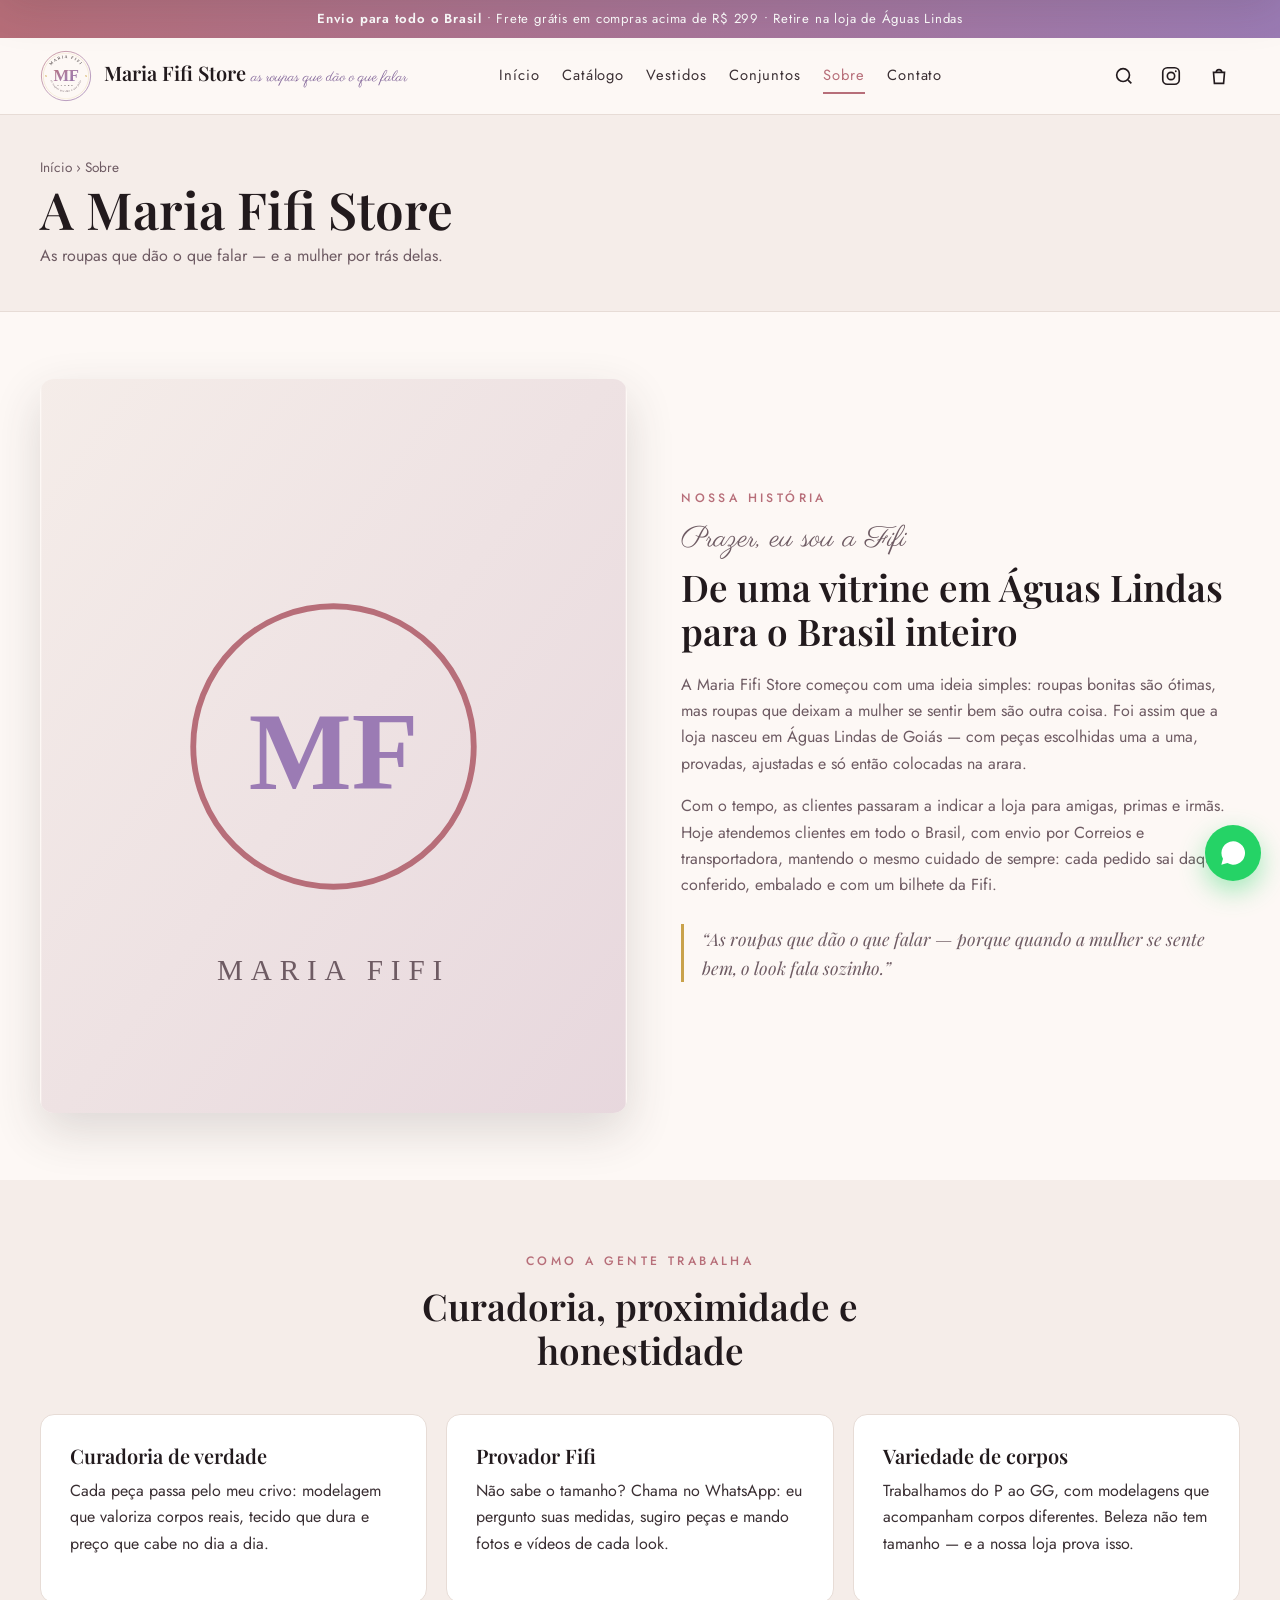
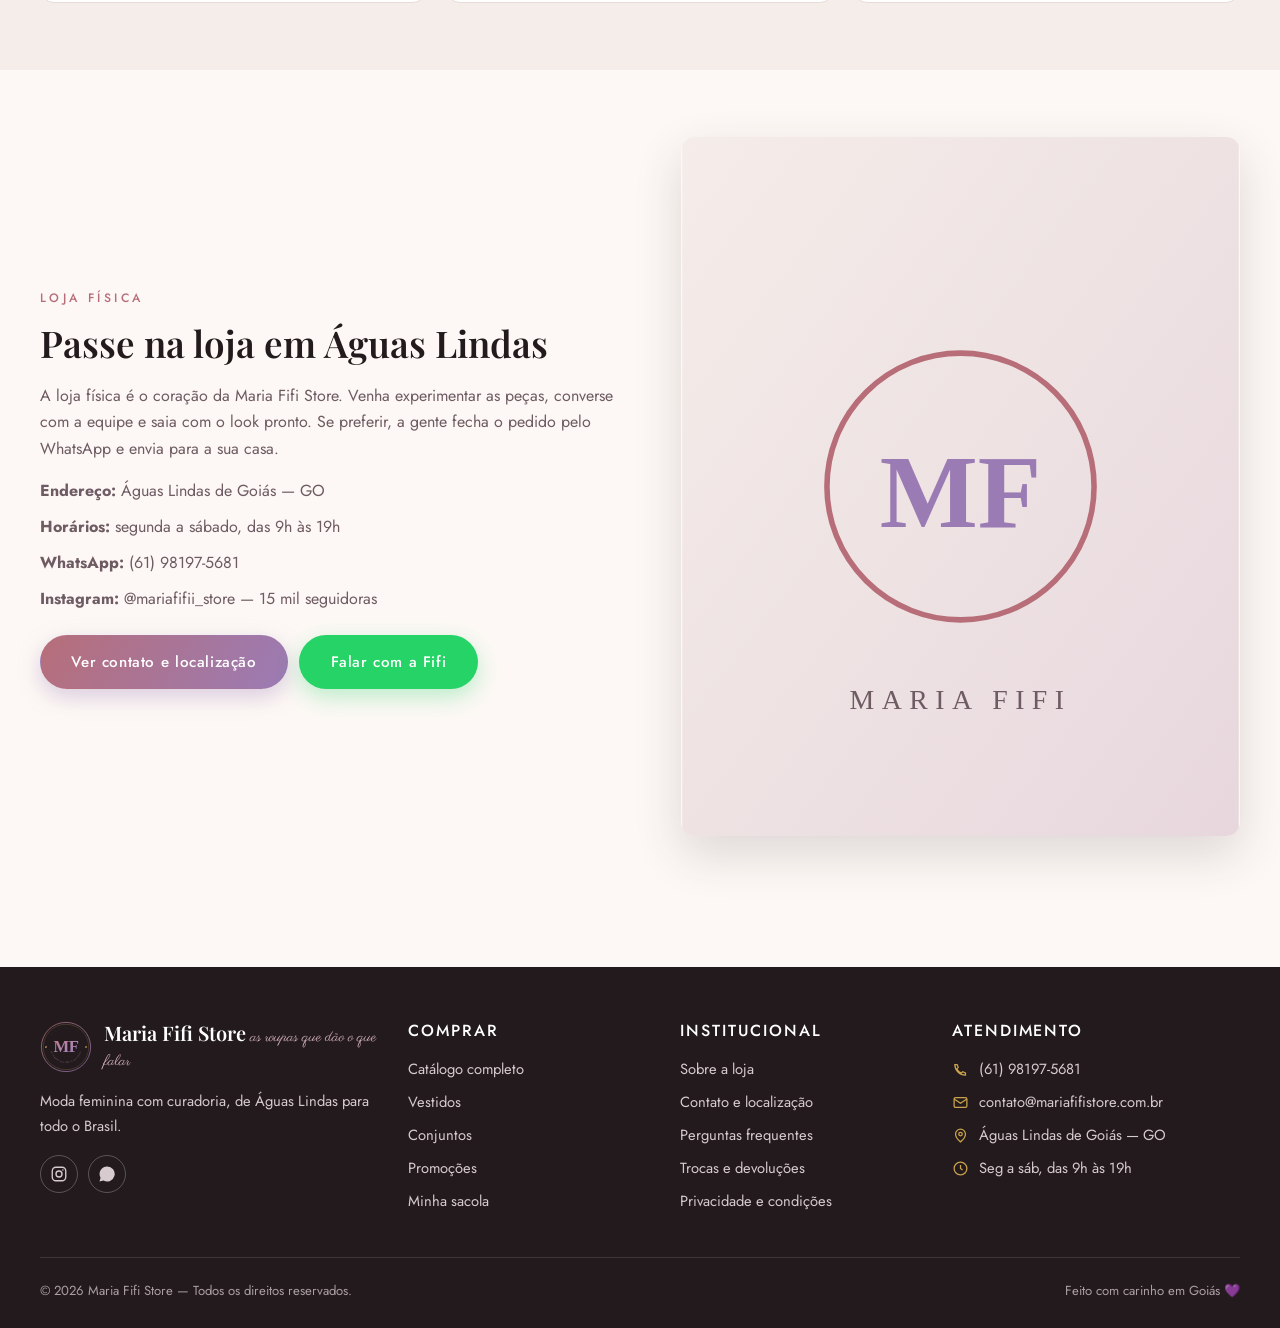
<file: sobre.html>
<!DOCTYPE html>
<html lang="pt-BR">
<head>
  <meta charset="UTF-8">
  <meta name="viewport" content="width=device-width, initial-scale=1">
  <title>Sobre a loja — Maria Fifi Store</title>
  <meta name="description" content="Conheça a história da Maria Fifi Store: moda feminina com curadoria em Águas Lindas de Goiás, atendimento próximo e envio para todo o Brasil.">
  <meta name="theme-color" content="#b76e79">
  <link rel="icon" type="image/svg+xml" href="assets/favicon.svg">
  <link rel="preconnect" href="https://fonts.googleapis.com">
  <link rel="preconnect" href="https://fonts.gstatic.com" crossorigin>
  <link href="https://fonts.googleapis.com/css2?family=Playfair+Display:ital,wght@0,400;0,500;0,600;0,700;1,400;1,600&family=Jost:wght@300;400;500;600&family=Parisienne&display=swap" rel="stylesheet">
  <link rel="stylesheet" href="css/style.css">
</head>
<body data-pagina="sobre">

  <a class="pular" href="#conteudo">Pular para o conteúdo</a>

  <div class="topo-aviso">
    <strong>Envio para todo o Brasil</strong> • Frete grátis em compras acima de R$ 299 • Retire na loja de Águas Lindas
  </div>

  <header class="cabecalho">
    <div class="container cabecalho-interno">
      <button class="icone-btn menu-hamburguer" data-abrir-menu aria-label="Abrir menu de navegação">
        <svg viewBox="0 0 24 24" fill="none" stroke="currentColor" stroke-width="1.8" aria-hidden="true"><path d="M4 7h16M4 12h16M4 17h16"/></svg>
      </button>
      <a class="marca" href="index.html">
        <img src="assets/logo.svg" alt="Logotipo da Maria Fifi Store" width="52" height="52">
        <span>
          <span class="marca-nome">Maria Fifi Store</span>
          <span class="marca-assinatura">as roupas que dão o que falar</span>
        </span>
      </a>
      <nav class="nav-principal" aria-label="Menu principal">
        <a href="index.html">Início</a>
        <a href="catalogo.html">Catálogo</a>
        <a href="catalogo.html?cat=Vestidos">Vestidos</a>
        <a href="catalogo.html?cat=Conjuntos">Conjuntos</a>
        <a href="sobre.html" aria-current="page">Sobre</a>
        <a href="contato.html">Contato</a>
      </nav>
      <div class="acoes">
        <button class="icone-btn" data-abrir-busca aria-label="Buscar produtos">
          <svg viewBox="0 0 24 24" fill="none" stroke="currentColor" stroke-width="1.8" aria-hidden="true"><circle cx="11" cy="11" r="7"/><path d="m20 20-3.5-3.5"/></svg>
        </button>
        <a class="icone-btn" href="https://www.instagram.com/mariafifii_store/" target="_blank" rel="noopener" aria-label="Instagram da Maria Fifi Store">
          <svg viewBox="0 0 24 24" fill="none" stroke="currentColor" stroke-width="1.8" aria-hidden="true"><rect x="3" y="3" width="18" height="18" rx="5"/><circle cx="12" cy="12" r="4"/><circle cx="17.2" cy="6.8" r="1" fill="currentColor" stroke="none"/></svg>
        </a>
        <a class="icone-btn" href="sacola.html" aria-label="Ver sacola de compras">
          <svg viewBox="0 0 24 24" fill="none" stroke="currentColor" stroke-width="1.8" aria-hidden="true"><path d="M6 8h12l-1 12H7L6 8z"/><path d="M9 8a3 3 0 0 1 6 0"/></svg>
          <span class="contador-carrinho" data-badge-carrinho style="display:none">0</span>
        </a>
      </div>
    </div>
  </header>

  <nav class="nav-mobile" id="nav-mobile" aria-label="Menu de navegação">
    <button class="btn btn-contorno btn-mini" data-fechar style="margin-bottom:1rem">Fechar</button>
    <a href="index.html">Início</a>
    <a href="catalogo.html">Catálogo completo</a>
    <a href="catalogo.html?cat=Vestidos">Vestidos</a>
    <a href="catalogo.html?cat=Conjuntos">Conjuntos</a>
    <a href="catalogo.html?cat=Blusas">Blusas</a>
    <a href="catalogo.html?cat=Acessórios">Acessórios</a>
    <a href="sobre.html">Sobre a loja</a>
    <a href="contato.html">Contato e localização</a>
    <a href="faq.html">Perguntas frequentes</a>
    <a href="https://wa.me/5561981975681" target="_blank" rel="noopener">Chamar no WhatsApp</a>
  </nav>

  <div class="overlay" id="overlay" aria-hidden="true"></div>

  <div class="busca-painel" id="painel-busca" role="search" aria-label="Busca de produtos">
    <div class="container">
      <form class="busca-form" id="form-busca" action="catalogo.html" method="get" role="search">
        <label class="sr-only" for="campo-busca">O que você procura hoje?</label>
        <input type="search" id="campo-busca" name="q" placeholder="Buscar vestidos, conjuntos, cores, tamanhos…" autocomplete="off">
        <button type="submit" class="btn btn-primario btn-mini">Buscar</button>
        <button type="button" class="icone-btn" data-fechar aria-label="Fechar busca">
          <svg viewBox="0 0 24 24" fill="none" stroke="currentColor" stroke-width="1.8" aria-hidden="true"><path d="m6 6 12 12M18 6 6 18"/></svg>
        </button>
      </form>
      <div class="busca-sugestoes" id="busca-sugestoes"></div>
    </div>
  </div>

  <main id="conteudo">
    <div class="pagina-topo">
      <div class="container">
        <p class="caminho"><a href="index.html">Início</a> › Sobre</p>
        <h1>A Maria Fifi Store</h1>
        <p>As roupas que dão o que falar — e a mulher por trás delas.</p>
      </div>
    </div>

    <section class="secao">
      <div class="container editorial">
        <div class="editorial-foto">
          <img src="https://images.unsplash.com/photo-1572804013309-59a88b7e92f1?auto=format&fit=crop&w=1000&q=80" alt="Fifi, dona da Maria Fifi Store, apresentando as peças da loja" loading="lazy" onerror="mfImgFalha(this)">
        </div>
        <div>
          <span class="eyebrow">Nossa história</span>
          <p class="script">Prazer, eu sou a Fifi</p>
          <h2>De uma vitrine em Águas Lindas para o Brasil inteiro</h2>
          <p>A Maria Fifi Store começou com uma ideia simples: roupas bonitas são ótimas, mas roupas que deixam a mulher se sentir bem são outra coisa. Foi assim que a loja nasceu em Águas Lindas de Goiás — com peças escolhidas uma a uma, provadas, ajustadas e só então colocadas na arara.</p>
          <p>Com o tempo, as clientes passaram a indicar a loja para amigas, primas e irmãs. Hoje atendemos clientes em todo o Brasil, com envio por Correios e transportadora, mantendo o mesmo cuidado de sempre: cada pedido sai daqui conferido, embalado e com um bilhete da Fifi.</p>
          <p class="editorial-destaque">“As roupas que dão o que falar — porque quando a mulher se sente bem, o look fala sozinho.”</p>
        </div>
      </div>
    </section>

    <section class="secao secao-alternada">
      <div class="container">
        <div class="secao-titulo">
          <span class="eyebrow">Como a gente trabalha</span>
          <h2>Curadoria, proximidade e honestidade</h2>
        </div>
        <div class="categorias-grade" style="grid-template-columns:repeat(3,1fr)">
          <div style="background:var(--branco-puro);border:1px solid var(--borda);border-radius:14px;padding:1.8rem">
            <h3>Curadoria de verdade</h3>
            <p>Cada peça passa pelo meu crivo: modelagem que valoriza corpos reais, tecido que dura e preço que cabe no dia a dia.</p>
          </div>
          <div style="background:var(--branco-puro);border:1px solid var(--borda);border-radius:14px;padding:1.8rem">
            <h3>Provador Fifi</h3>
            <p>Não sabe o tamanho? Chama no WhatsApp: eu pergunto suas medidas, sugiro peças e mando fotos e vídeos de cada look.</p>
          </div>
          <div style="background:var(--branco-puro);border:1px solid var(--borda);border-radius:14px;padding:1.8rem">
            <h3>Variedade de corpos</h3>
            <p>Trabalhamos do P ao GG, com modelagens que acompanham corpos diferentes. Beleza não tem tamanho — e a nossa loja prova isso.</p>
          </div>
        </div>
      </div>
    </section>

    <section class="secao">
      <div class="container editorial">
        <div>
          <span class="eyebrow">Loja física</span>
          <h2>Passe na loja em Águas Lindas</h2>
          <p>A loja física é o coração da Maria Fifi Store. Venha experimentar as peças, converse com a equipe e saia com o look pronto. Se preferir, a gente fecha o pedido pelo WhatsApp e envia para a sua casa.</p>
          <ul style="list-style:none;display:grid;gap:0.6rem;color:var(--texto-suave)">
            <li><strong>Endereço:</strong> Águas Lindas de Goiás — GO</li>
            <li><strong>Horários:</strong> segunda a sábado, das 9h às 19h</li>
            <li><strong>WhatsApp:</strong> (61) 98197-5681</li>
            <li><strong>Instagram:</strong> @mariafifii_store — 15 mil seguidoras</li>
          </ul>
          <div style="display:flex;gap:0.7rem;flex-wrap:wrap;margin-top:1.4rem">
            <a class="btn btn-primario" href="contato.html">Ver contato e localização</a>
            <a class="btn btn-zap" href="https://wa.me/5561981975681?text=Oi%2C%20Fifi%20%F0%9F%92%9C%20Quero%20visitar%20a%20loja!" target="_blank" rel="noopener">Falar com a Fifi</a>
          </div>
        </div>
        <div class="editorial-foto">
          <img src="https://images.unsplash.com/photo-1441984904996-e0b6ba687e04?auto=format&fit=crop&w=1000&q=80" alt="Ambiente da loja Maria Fifi Store com araras organizadas" loading="lazy" onerror="mfImgFalha(this)">
        </div>
      </div>
    </section>
  </main>

  <footer class="rodape">
    <div class="container">
      <div class="rodape-grade">
        <div>
          <a class="marca" href="index.html">
            <img src="assets/logo.svg" alt="Logotipo da Maria Fifi Store" width="56" height="56">
            <span>
              <span class="marca-nome">Maria Fifi Store</span>
              <span class="marca-assinatura">as roupas que dão o que falar</span>
            </span>
          </a>
          <p style="margin-top:1rem">Moda feminina com curadoria, de Águas Lindas para todo o Brasil.</p>
          <div class="rodape-redes">
            <a href="https://www.instagram.com/mariafifii_store/" target="_blank" rel="noopener" aria-label="Instagram">
              <svg viewBox="0 0 24 24" fill="none" stroke="currentColor" stroke-width="1.8" aria-hidden="true"><rect x="3" y="3" width="18" height="18" rx="5"/><circle cx="12" cy="12" r="4"/><circle cx="17.2" cy="6.8" r="1" fill="currentColor" stroke="none"/></svg>
            </a>
            <a href="https://wa.me/5561981975681" target="_blank" rel="noopener" aria-label="WhatsApp">
              <svg viewBox="0 0 24 24" fill="currentColor" aria-hidden="true"><path d="M17.5 14.4c-.3-.2-1.7-.9-2-1-.3-.1-.5-.2-.7.1-.2.3-.7 1-.9 1.2-.2.2-.3.2-.6.1-.3-.2-1.2-.5-2.3-1.4-.9-.8-1.4-1.7-1.6-2-.2-.3 0-.5.1-.6l.5-.6c.1-.2.2-.3.3-.5 0-.2 0-.4-.1-.5l-.9-2.2c-.2-.6-.5-.5-.7-.5h-.6c-.2 0-.5.1-.8.4-.3.3-1 1-1 2.5s1.1 2.9 1.2 3.1c.2.2 2.1 3.3 5.2 4.6.7.3 1.3.5 1.7.6.7.2 1.4.2 1.9.1.6-.1 1.7-.7 2-1.4.2-.7.2-1.3.2-1.4-.1-.2-.3-.2-.6-.4zM12 2a10 10 0 0 0-8.6 15L2 22l5.2-1.4A10 10 0 1 0 12 2z"/></svg>
            </a>
          </div>
        </div>
        <div>
          <h4>Comprar</h4>
          <ul>
            <li><a href="catalogo.html">Catálogo completo</a></li>
            <li><a href="catalogo.html?cat=Vestidos">Vestidos</a></li>
            <li><a href="catalogo.html?cat=Conjuntos">Conjuntos</a></li>
            <li><a href="catalogo.html?ordem=promocao">Promoções</a></li>
            <li><a href="sacola.html">Minha sacola</a></li>
          </ul>
        </div>
        <div>
          <h4>Institucional</h4>
          <ul>
            <li><a href="sobre.html">Sobre a loja</a></li>
            <li><a href="contato.html">Contato e localização</a></li>
            <li><a href="faq.html">Perguntas frequentes</a></li>
            <li><a href="trocas.html">Trocas e devoluções</a></li>
            <li><a href="privacidade.html">Privacidade e condições</a></li>
          </ul>
        </div>
        <div>
          <h4>Atendimento</h4>
          <ul class="rodape-contato">
            <li><svg viewBox="0 0 24 24" fill="none" stroke="currentColor" stroke-width="1.8" aria-hidden="true"><path d="M4 5c0 8.3 6.7 15 15 15v-3.2l-4-1.6-2 2a12 12 0 0 1-6.2-6.2l2-2L7.2 5z"/></svg> <a href="https://wa.me/5561981975681" target="_blank" rel="noopener">(61) 98197-5681</a></li>
            <li><svg viewBox="0 0 24 24" fill="none" stroke="currentColor" stroke-width="1.8" aria-hidden="true"><rect x="3" y="5" width="18" height="14" rx="2"/><path d="m3 7 9 6 9-6"/></svg> <a href="mailto:contato@mariafifistore.com.br">contato@mariafifistore.com.br</a></li>
            <li><svg viewBox="0 0 24 24" fill="none" stroke="currentColor" stroke-width="1.8" aria-hidden="true"><path d="M12 21s-7-5.4-7-11a7 7 0 0 1 14 0c0 5.6-7 11-7 11z"/><circle cx="12" cy="10" r="2.5"/></svg> Águas Lindas de Goiás — GO</li>
            <li><svg viewBox="0 0 24 24" fill="none" stroke="currentColor" stroke-width="1.8" aria-hidden="true"><circle cx="12" cy="12" r="9"/><path d="M12 7v5l3 2"/></svg> Seg a sáb, das 9h às 19h</li>
          </ul>
        </div>
      </div>
      <div class="rodape-base">
        <span>© <span data-ano></span> Maria Fifi Store — Todos os direitos reservados.</span>
        <span>Feito com carinho em Goiás 💜</span>
      </div>
    </div>
  </footer>

  <script src="js/data.js"></script>
  <script src="js/main.js"></script>
</body>
</html>
</file>
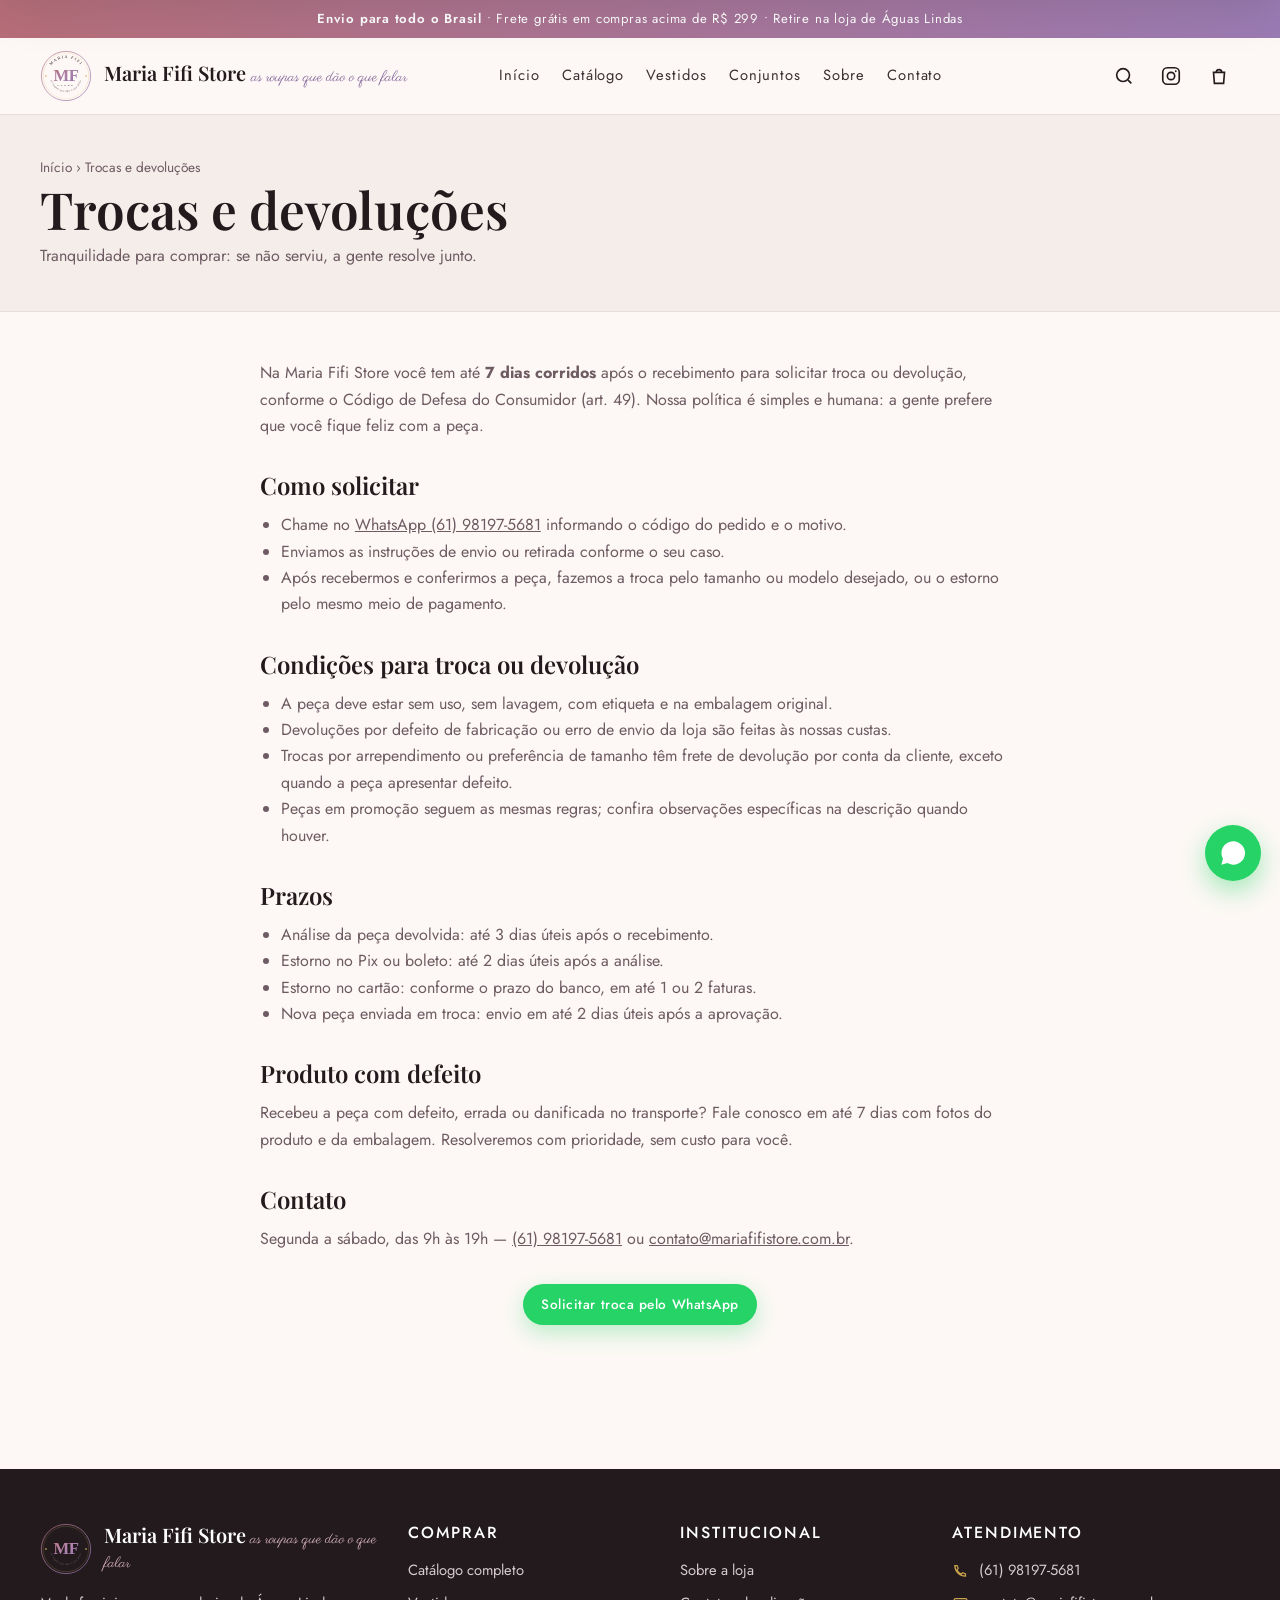
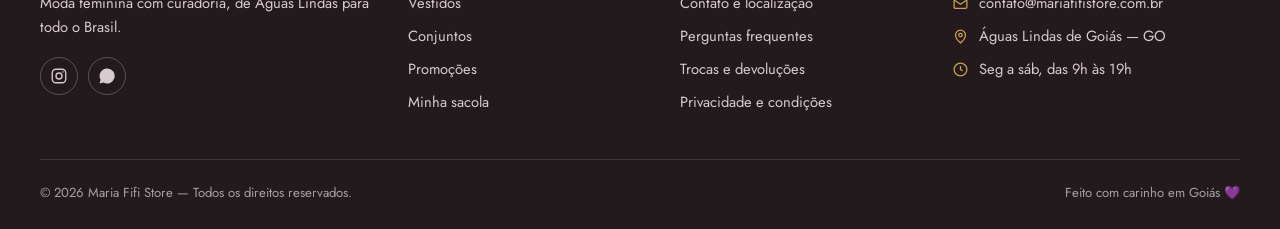
<file: trocas.html>
<!DOCTYPE html>
<html lang="pt-BR">
<head>
  <meta charset="UTF-8">
  <meta name="viewport" content="width=device-width, initial-scale=1">
  <title>Trocas e devoluções — Maria Fifi Store</title>
  <meta name="description" content="Política de trocas e devoluções da Maria Fifi Store: prazos, condições e como solicitar.">
  <meta name="theme-color" content="#b76e79">
  <link rel="icon" type="image/svg+xml" href="assets/favicon.svg">
  <link rel="preconnect" href="https://fonts.googleapis.com">
  <link rel="preconnect" href="https://fonts.gstatic.com" crossorigin>
  <link href="https://fonts.googleapis.com/css2?family=Playfair+Display:ital,wght@0,400;0,500;0,600;0,700;1,400;1,600&family=Jost:wght@300;400;500;600&family=Parisienne&display=swap" rel="stylesheet">
  <link rel="stylesheet" href="css/style.css">
</head>
<body data-pagina="trocas">

  <a class="pular" href="#conteudo">Pular para o conteúdo</a>

  <div class="topo-aviso">
    <strong>Envio para todo o Brasil</strong> • Frete grátis em compras acima de R$ 299 • Retire na loja de Águas Lindas
  </div>

  <header class="cabecalho">
    <div class="container cabecalho-interno">
      <button class="icone-btn menu-hamburguer" data-abrir-menu aria-label="Abrir menu de navegação">
        <svg viewBox="0 0 24 24" fill="none" stroke="currentColor" stroke-width="1.8" aria-hidden="true"><path d="M4 7h16M4 12h16M4 17h16"/></svg>
      </button>
      <a class="marca" href="index.html">
        <img src="assets/logo.svg" alt="Logotipo da Maria Fifi Store" width="52" height="52">
        <span>
          <span class="marca-nome">Maria Fifi Store</span>
          <span class="marca-assinatura">as roupas que dão o que falar</span>
        </span>
      </a>
      <nav class="nav-principal" aria-label="Menu principal">
        <a href="index.html">Início</a>
        <a href="catalogo.html">Catálogo</a>
        <a href="catalogo.html?cat=Vestidos">Vestidos</a>
        <a href="catalogo.html?cat=Conjuntos">Conjuntos</a>
        <a href="sobre.html">Sobre</a>
        <a href="contato.html">Contato</a>
      </nav>
      <div class="acoes">
        <button class="icone-btn" data-abrir-busca aria-label="Buscar produtos">
          <svg viewBox="0 0 24 24" fill="none" stroke="currentColor" stroke-width="1.8" aria-hidden="true"><circle cx="11" cy="11" r="7"/><path d="m20 20-3.5-3.5"/></svg>
        </button>
        <a class="icone-btn" href="https://www.instagram.com/mariafifii_store/" target="_blank" rel="noopener" aria-label="Instagram da Maria Fifi Store">
          <svg viewBox="0 0 24 24" fill="none" stroke="currentColor" stroke-width="1.8" aria-hidden="true"><rect x="3" y="3" width="18" height="18" rx="5"/><circle cx="12" cy="12" r="4"/><circle cx="17.2" cy="6.8" r="1" fill="currentColor" stroke="none"/></svg>
        </a>
        <a class="icone-btn" href="sacola.html" aria-label="Ver sacola de compras">
          <svg viewBox="0 0 24 24" fill="none" stroke="currentColor" stroke-width="1.8" aria-hidden="true"><path d="M6 8h12l-1 12H7L6 8z"/><path d="M9 8a3 3 0 0 1 6 0"/></svg>
          <span class="contador-carrinho" data-badge-carrinho style="display:none">0</span>
        </a>
      </div>
    </div>
  </header>

  <nav class="nav-mobile" id="nav-mobile" aria-label="Menu de navegação">
    <button class="btn btn-contorno btn-mini" data-fechar style="margin-bottom:1rem">Fechar</button>
    <a href="index.html">Início</a>
    <a href="catalogo.html">Catálogo completo</a>
    <a href="catalogo.html?cat=Vestidos">Vestidos</a>
    <a href="catalogo.html?cat=Conjuntos">Conjuntos</a>
    <a href="catalogo.html?cat=Blusas">Blusas</a>
    <a href="catalogo.html?cat=Acessórios">Acessórios</a>
    <a href="sobre.html">Sobre a loja</a>
    <a href="contato.html">Contato e localização</a>
    <a href="faq.html">Perguntas frequentes</a>
    <a href="https://wa.me/5561981975681" target="_blank" rel="noopener">Chamar no WhatsApp</a>
  </nav>

  <div class="overlay" id="overlay" aria-hidden="true"></div>

  <div class="busca-painel" id="painel-busca" role="search" aria-label="Busca de produtos">
    <div class="container">
      <form class="busca-form" id="form-busca" action="catalogo.html" method="get" role="search">
        <label class="sr-only" for="campo-busca">O que você procura hoje?</label>
        <input type="search" id="campo-busca" name="q" placeholder="Buscar vestidos, conjuntos, cores, tamanhos…" autocomplete="off">
        <button type="submit" class="btn btn-primario btn-mini">Buscar</button>
        <button type="button" class="icone-btn" data-fechar aria-label="Fechar busca">
          <svg viewBox="0 0 24 24" fill="none" stroke="currentColor" stroke-width="1.8" aria-hidden="true"><path d="m6 6 12 12M18 6 6 18"/></svg>
        </button>
      </form>
      <div class="busca-sugestoes" id="busca-sugestoes"></div>
    </div>
  </div>

  <main id="conteudo">
    <div class="pagina-topo">
      <div class="container">
        <p class="caminho"><a href="index.html">Início</a> › Trocas e devoluções</p>
        <h1>Trocas e devoluções</h1>
        <p>Tranquilidade para comprar: se não serviu, a gente resolve junto.</p>
      </div>
    </div>

    <div class="container conteudo-prosa">
      <p>Na Maria Fifi Store você tem até <strong>7 dias corridos</strong> após o recebimento para solicitar troca ou devolução, conforme o Código de Defesa do Consumidor (art. 49). Nossa política é simples e humana: a gente prefere que você fique feliz com a peça.</p>

      <h2>Como solicitar</h2>
      <ul>
        <li>Chame no <a href="https://wa.me/5561981975681" target="_blank" rel="noopener" style="text-decoration:underline">WhatsApp (61) 98197-5681</a> informando o código do pedido e o motivo.</li>
        <li>Enviamos as instruções de envio ou retirada conforme o seu caso.</li>
        <li>Após recebermos e conferirmos a peça, fazemos a troca pelo tamanho ou modelo desejado, ou o estorno pelo mesmo meio de pagamento.</li>
      </ul>

      <h2>Condições para troca ou devolução</h2>
      <ul>
        <li>A peça deve estar sem uso, sem lavagem, com etiqueta e na embalagem original.</li>
        <li>Devoluções por defeito de fabricação ou erro de envio da loja são feitas às nossas custas.</li>
        <li>Trocas por arrependimento ou preferência de tamanho têm frete de devolução por conta da cliente, exceto quando a peça apresentar defeito.</li>
        <li>Peças em promoção seguem as mesmas regras; confira observações específicas na descrição quando houver.</li>
      </ul>

      <h2>Prazos</h2>
      <ul>
        <li>Análise da peça devolvida: até 3 dias úteis após o recebimento.</li>
        <li>Estorno no Pix ou boleto: até 2 dias úteis após a análise.</li>
        <li>Estorno no cartão: conforme o prazo do banco, em até 1 ou 2 faturas.</li>
        <li>Nova peça enviada em troca: envio em até 2 dias úteis após a aprovação.</li>
      </ul>

      <h2>Produto com defeito</h2>
      <p>Recebeu a peça com defeito, errada ou danificada no transporte? Fale conosco em até 7 dias com fotos do produto e da embalagem. Resolveremos com prioridade, sem custo para você.</p>

      <h2>Contato</h2>
      <p>Segunda a sábado, das 9h às 19h — <a href="https://wa.me/5561981975681" target="_blank" rel="noopener" style="text-decoration:underline">(61) 98197-5681</a> ou <a href="mailto:contato@mariafifistore.com.br" style="text-decoration:underline">contato@mariafifistore.com.br</a>.</p>

      <p class="centro mt-2"><a class="btn btn-zap btn-mini" href="https://wa.me/5561981975681?text=Oi%2C%20Fifi%20%F0%9F%92%9C%20Preciso%20fazer%20uma%20troca" target="_blank" rel="noopener">Solicitar troca pelo WhatsApp</a></p>
    </div>
  </main>

  <footer class="rodape">
    <div class="container">
      <div class="rodape-grade">
        <div>
          <a class="marca" href="index.html">
            <img src="assets/logo.svg" alt="Logotipo da Maria Fifi Store" width="56" height="56">
            <span>
              <span class="marca-nome">Maria Fifi Store</span>
              <span class="marca-assinatura">as roupas que dão o que falar</span>
            </span>
          </a>
          <p style="margin-top:1rem">Moda feminina com curadoria, de Águas Lindas para todo o Brasil.</p>
          <div class="rodape-redes">
            <a href="https://www.instagram.com/mariafifii_store/" target="_blank" rel="noopener" aria-label="Instagram">
              <svg viewBox="0 0 24 24" fill="none" stroke="currentColor" stroke-width="1.8" aria-hidden="true"><rect x="3" y="3" width="18" height="18" rx="5"/><circle cx="12" cy="12" r="4"/><circle cx="17.2" cy="6.8" r="1" fill="currentColor" stroke="none"/></svg>
            </a>
            <a href="https://wa.me/5561981975681" target="_blank" rel="noopener" aria-label="WhatsApp">
              <svg viewBox="0 0 24 24" fill="currentColor" aria-hidden="true"><path d="M17.5 14.4c-.3-.2-1.7-.9-2-1-.3-.1-.5-.2-.7.1-.2.3-.7 1-.9 1.2-.2.2-.3.2-.6.1-.3-.2-1.2-.5-2.3-1.4-.9-.8-1.4-1.7-1.6-2-.2-.3 0-.5.1-.6l.5-.6c.1-.2.2-.3.3-.5 0-.2 0-.4-.1-.5l-.9-2.2c-.2-.6-.5-.5-.7-.5h-.6c-.2 0-.5.1-.8.4-.3.3-1 1-1 2.5s1.1 2.9 1.2 3.1c.2.2 2.1 3.3 5.2 4.6.7.3 1.3.5 1.7.6.7.2 1.4.2 1.9.1.6-.1 1.7-.7 2-1.4.2-.7.2-1.3.2-1.4-.1-.2-.3-.2-.6-.4zM12 2a10 10 0 0 0-8.6 15L2 22l5.2-1.4A10 10 0 1 0 12 2z"/></svg>
            </a>
          </div>
        </div>
        <div>
          <h4>Comprar</h4>
          <ul>
            <li><a href="catalogo.html">Catálogo completo</a></li>
            <li><a href="catalogo.html?cat=Vestidos">Vestidos</a></li>
            <li><a href="catalogo.html?cat=Conjuntos">Conjuntos</a></li>
            <li><a href="catalogo.html?ordem=promocao">Promoções</a></li>
            <li><a href="sacola.html">Minha sacola</a></li>
          </ul>
        </div>
        <div>
          <h4>Institucional</h4>
          <ul>
            <li><a href="sobre.html">Sobre a loja</a></li>
            <li><a href="contato.html">Contato e localização</a></li>
            <li><a href="faq.html">Perguntas frequentes</a></li>
            <li><a href="trocas.html">Trocas e devoluções</a></li>
            <li><a href="privacidade.html">Privacidade e condições</a></li>
          </ul>
        </div>
        <div>
          <h4>Atendimento</h4>
          <ul class="rodape-contato">
            <li><svg viewBox="0 0 24 24" fill="none" stroke="currentColor" stroke-width="1.8" aria-hidden="true"><path d="M4 5c0 8.3 6.7 15 15 15v-3.2l-4-1.6-2 2a12 12 0 0 1-6.2-6.2l2-2L7.2 5z"/></svg> <a href="https://wa.me/5561981975681" target="_blank" rel="noopener">(61) 98197-5681</a></li>
            <li><svg viewBox="0 0 24 24" fill="none" stroke="currentColor" stroke-width="1.8" aria-hidden="true"><rect x="3" y="5" width="18" height="14" rx="2"/><path d="m3 7 9 6 9-6"/></svg> <a href="mailto:contato@mariafifistore.com.br">contato@mariafifistore.com.br</a></li>
            <li><svg viewBox="0 0 24 24" fill="none" stroke="currentColor" stroke-width="1.8" aria-hidden="true"><path d="M12 21s-7-5.4-7-11a7 7 0 0 1 14 0c0 5.6-7 11-7 11z"/><circle cx="12" cy="10" r="2.5"/></svg> Águas Lindas de Goiás — GO</li>
            <li><svg viewBox="0 0 24 24" fill="none" stroke="currentColor" stroke-width="1.8" aria-hidden="true"><circle cx="12" cy="12" r="9"/><path d="M12 7v5l3 2"/></svg> Seg a sáb, das 9h às 19h</li>
          </ul>
        </div>
      </div>
      <div class="rodape-base">
        <span>© <span data-ano></span> Maria Fifi Store — Todos os direitos reservados.</span>
        <span>Feito com carinho em Goiás 💜</span>
      </div>
    </div>
  </footer>

  <script src="js/data.js"></script>
  <script src="js/main.js"></script>
</body>
</html>
</file>
<file: css/style.css>
/* ============================================================
   MARIA FIFI STORE — Folha de estilo principal
   Identidade: rosa-malva + lilás, dourado suave, tipografia
   serifada elegante e leitura limpa.
   ============================================================ */

/* ---------- 1. Tokens ---------- */
:root {
  --malva: #b76e79;
  --malva-escuro: #9a5763;
  --lilas: #9b7bb4;
  --lilas-escuro: #7d5f95;
  --preto: #221a1d;
  --branco: #fdf8f5;
  --branco-puro: #ffffff;
  --neutro: #f5ede9;
  --neutro-2: #eadfd9;
  --dourado: #c9a24b;
  --texto: #3a2f33;
  --texto-suave: #6e5b63;
  --borda: #e7dcd6;
  --sombra: 0 10px 30px rgba(58, 47, 51, 0.09);
  --sombra-alta: 0 18px 48px rgba(58, 47, 51, 0.16);
  --serif: "Playfair Display", Georgia, "Times New Roman", serif;
  --sans: "Jost", "Segoe UI", Helvetica, Arial, sans-serif;
  --script: "Parisienne", "Segoe Script", cursive;
  --raio: 14px;
  --largura: 1200px;
  --transicao: 0.25s ease;
}

/* ---------- 2. Reset e base ---------- */
*,
*::before,
*::after { box-sizing: border-box; }

html { scroll-behavior: smooth; }

body {
  margin: 0;
  font-family: var(--sans);
  font-size: 16px;
  line-height: 1.65;
  color: var(--texto);
  background: var(--branco);
  -webkit-font-smoothing: antialiased;
}

img { max-width: 100%; display: block; }

a { color: inherit; text-decoration: none; }

h1, h2, h3, h4 {
  font-family: var(--serif);
  font-weight: 600;
  line-height: 1.2;
  color: var(--preto);
  margin: 0 0 0.5em;
}

h1 { font-size: clamp(2rem, 5vw, 3.2rem); }
h2 { font-size: clamp(1.6rem, 3.4vw, 2.3rem); }
h3 { font-size: 1.25rem; }

p { margin: 0 0 1em; }

ul { margin: 0; padding: 0; list-style: none; }

button { font-family: inherit; cursor: pointer; }

input, select, textarea { font-family: inherit; font-size: 1rem; color: var(--texto); }

:focus-visible {
  outline: 3px solid var(--lilas);
  outline-offset: 2px;
  border-radius: 4px;
}

.container {
  width: min(100% - 2.5rem, var(--largura));
  margin-inline: auto;
}

.sr-only {
  position: absolute;
  width: 1px; height: 1px;
  padding: 0; margin: -1px;
  overflow: hidden;
  clip: rect(0 0 0 0);
  white-space: nowrap; border: 0;
}

.pular {
  position: absolute;
  left: 1rem; top: -60px;
  background: var(--preto);
  color: #fff;
  padding: 0.6rem 1.1rem;
  border-radius: 8px;
  z-index: 200;
  transition: top var(--transicao);
}
.pular:focus { top: 1rem; }

/* ---------- 3. Textos de apoio ---------- */
.eyebrow {
  display: inline-block;
  font-size: 0.76rem;
  letter-spacing: 0.28em;
  text-transform: uppercase;
  color: var(--malva);
  font-weight: 500;
  margin-bottom: 0.8rem;
}

.script {
  font-family: var(--script);
  color: var(--lilas-escuro);
  font-size: 1.5rem;
  line-height: 1.3;
}

.secao-titulo { text-align: center; max-width: 640px; margin: 0 auto 2.6rem; }
.secao-titulo p { color: var(--texto-suave); }

/* ---------- 4. Botões ---------- */
.btn {
  display: inline-flex;
  align-items: center;
  justify-content: center;
  gap: 0.5rem;
  padding: 0.85rem 1.9rem;
  border-radius: 999px;
  border: 1.5px solid transparent;
  font-weight: 500;
  font-size: 0.95rem;
  letter-spacing: 0.04em;
  transition: transform var(--transicao), box-shadow var(--transicao),
    background var(--transicao), color var(--transicao), border-color var(--transicao);
}

.btn:hover { transform: translateY(-2px); }

.btn-primario {
  background: linear-gradient(120deg, var(--malva), var(--lilas));
  color: #fff;
  box-shadow: 0 8px 22px rgba(155, 123, 180, 0.35);
}
.btn-primario:hover { box-shadow: 0 12px 28px rgba(155, 123, 180, 0.45); }

.btn-escuro { background: var(--preto); color: #fff; }
.btn-escuro:hover { background: #3a2b30; }

.btn-contorno {
  border-color: var(--preto);
  color: var(--preto);
  background: transparent;
}
.btn-contorno:hover { background: var(--preto); color: #fff; }

.btn-zap {
  background: #25d366;
  color: #fff;
  box-shadow: 0 8px 22px rgba(37, 211, 102, 0.3);
}
.btn-zap:hover { background: #1fb857; }

.btn-bloco { width: 100%; }

.btn-mini {
  padding: 0.5rem 1.1rem;
  font-size: 0.85rem;
}

.btn[disabled] { opacity: 0.5; cursor: not-allowed; transform: none; }

/* ---------- 5. Cabeçalho ---------- */
.topo-aviso {
  background: linear-gradient(90deg, var(--malva), var(--lilas));
  color: #fff;
  text-align: center;
  font-size: 0.82rem;
  letter-spacing: 0.06em;
  padding: 0.5rem 1rem;
}
.topo-aviso strong { font-weight: 600; }

.cabecalho {
  position: sticky;
  top: 0;
  z-index: 100;
  background: rgba(253, 248, 245, 0.94);
  backdrop-filter: blur(12px);
  border-bottom: 1px solid var(--borda);
}

.cabecalho-interno {
  display: flex;
  align-items: center;
  gap: 1.5rem;
  padding: 0.75rem 0;
}

.marca { display: flex; align-items: center; gap: 0.75rem; flex-shrink: 0; }
.marca img { width: 52px; height: 52px; }
.marca-nome {
  font-family: var(--serif);
  font-size: 1.25rem;
  font-weight: 600;
  color: var(--preto);
  line-height: 1.1;
}
.marca-assinatura {
  font-family: var(--script);
  font-size: 0.95rem;
  color: var(--lilas-escuro);
  line-height: 1.1;
}

.nav-principal { display: flex; gap: 1.4rem; margin-inline: auto; }
.nav-principal a {
  font-size: 0.92rem;
  letter-spacing: 0.06em;
  padding: 0.35rem 0;
  border-bottom: 2px solid transparent;
  transition: color var(--transicao), border-color var(--transicao);
}
.nav-principal a:hover,
.nav-principal a[aria-current="page"] {
  color: var(--malva);
  border-color: var(--malva);
}

.acoes { display: flex; align-items: center; gap: 0.35rem; margin-left: auto; }

.icone-btn {
  position: relative;
  background: none;
  border: none;
  width: 42px; height: 42px;
  border-radius: 50%;
  display: grid;
  place-items: center;
  color: var(--preto);
  transition: background var(--transicao);
}
.icone-btn:hover { background: var(--neutro); }
.icone-btn svg { width: 22px; height: 22px; }

.contador-carrinho {
  position: absolute;
  top: 3px; right: 2px;
  min-width: 19px; height: 19px;
  border-radius: 999px;
  background: var(--malva);
  color: #fff;
  font-size: 0.7rem;
  font-weight: 600;
  display: grid;
  place-items: center;
  padding: 0 4px;
}

.menu-hamburguer { display: none; }

/* painel mobile */
.nav-mobile {
  display: none;
  position: fixed;
  inset: 0 0 0 auto;
  width: min(84vw, 340px);
  background: var(--branco);
  z-index: 160;
  padding: 1.5rem;
  box-shadow: var(--sombra-alta);
  transform: translateX(100%);
  transition: transform 0.3s ease;
}
.nav-mobile.aberto { transform: translateX(0); display: block; }
.nav-mobile a {
  display: block;
  padding: 0.9rem 0.4rem;
  border-bottom: 1px solid var(--borda);
  font-size: 1.05rem;
}

/* ---------- 6. Busca ---------- */
.overlay {
  position: fixed;
  inset: 0;
  background: rgba(34, 26, 29, 0.45);
  z-index: 150;
  display: none;
}
.overlay.aberto { display: block; }

.busca-painel {
  position: fixed;
  top: 0; left: 0; right: 0;
  background: var(--branco);
  z-index: 170;
  padding: 1.6rem 0;
  box-shadow: var(--sombra-alta);
  transform: translateY(-110%);
  transition: transform 0.3s ease;
}
.busca-painel.aberto { transform: translateY(0); }

.busca-form { display: flex; gap: 0.75rem; align-items: center; }
.busca-form input {
  flex: 1;
  padding: 0.9rem 1.2rem;
  border: 1.5px solid var(--borda);
  border-radius: 999px;
  background: var(--branco-puro);
}
.busca-form input:focus { border-color: var(--lilas); outline: none; }

.busca-sugestoes { margin-top: 1rem; display: grid; gap: 0.4rem; }
.busca-sugestoes a {
  display: flex;
  align-items: center;
  gap: 0.9rem;
  padding: 0.55rem 0.7rem;
  border-radius: 10px;
}
.busca-sugestoes a:hover { background: var(--neutro); }
.busca-sugestoes img { width: 46px; height: 58px; object-fit: cover; border-radius: 8px; }
.busca-sugestoes .preco { margin-left: auto; font-weight: 500; }

/* ---------- 7. Hero ---------- */
.hero {
  position: relative;
  min-height: clamp(460px, 74vh, 660px);
  display: grid;
  align-items: center;
  color: #fff;
  overflow: hidden;
}
.hero-fundo {
  position: absolute;
  inset: 0;
  background-size: cover;
  background-position: center 22%;
}
.hero-fundo::after {
  content: "";
  position: absolute;
  inset: 0;
  background: linear-gradient(100deg, rgba(34, 26, 29, 0.72) 8%, rgba(34, 26, 29, 0.28) 55%, rgba(183, 110, 121, 0.18) 100%);
}
.hero-conteudo {
  position: relative;
  z-index: 2;
  max-width: 560px;
  padding: 3.5rem 0;
}
.hero .script { color: #f3d9c9; font-size: 1.9rem; }
.hero h1 { color: #fff; margin-top: 0.2rem; }
.hero p { font-size: 1.06rem; opacity: 0.94; max-width: 460px; }
.hero-acoes { display: flex; flex-wrap: wrap; gap: 0.8rem; margin-top: 1.6rem; }
.hero .btn-primario { background: #fff; color: var(--preto); box-shadow: none; }
.hero .btn-primario:hover { background: var(--neutro); }
.hero .btn-contorno { border-color: #fff; color: #fff; }
.hero .btn-contorno:hover { background: #fff; color: var(--preto); }

/* ---------- 8. Faixa de benefícios ---------- */
.beneficios {
  background: var(--neutro);
  border-block: 1px solid var(--borda);
}
.beneficios ul {
  display: grid;
  grid-template-columns: repeat(4, 1fr);
  gap: 1rem;
  padding: 1.1rem 0;
}
.beneficios li {
  display: flex;
  align-items: center;
  justify-content: center;
  gap: 0.6rem;
  font-size: 0.88rem;
  text-align: center;
}
.beneficios svg { width: 20px; height: 20px; color: var(--malva); flex-shrink: 0; }

/* ---------- 9. Seções ---------- */
.secao { padding: 4.2rem 0; }
.secao-alternada { background: var(--neutro); }

/* categorias */
.categorias-grade {
  display: grid;
  grid-template-columns: repeat(4, 1fr);
  gap: 1.2rem;
}
.categoria-cartao {
  position: relative;
  border-radius: var(--raio);
  overflow: hidden;
  aspect-ratio: 3 / 4;
  box-shadow: var(--sombra);
}
.categoria-cartao img {
  width: 100%; height: 100%;
  object-fit: cover;
  transition: transform 0.5s ease;
}
.categoria-cartao:hover img { transform: scale(1.07); }
.categoria-cartao span {
  position: absolute;
  inset: auto 0 0 0;
  padding: 1.4rem 1rem 1rem;
  text-align: center;
  color: #fff;
  font-family: var(--serif);
  font-size: 1.2rem;
  background: linear-gradient(to top, rgba(34, 26, 29, 0.78), transparent);
}

/* ---------- 10. Produtos (cards) ---------- */
.grade-produtos {
  display: grid;
  grid-template-columns: repeat(4, 1fr);
  gap: 1.6rem 1.3rem;
}

.produto-cartao { position: relative; }

.produto-foto {
  position: relative;
  border-radius: var(--raio);
  overflow: hidden;
  aspect-ratio: 3 / 4;
  background: var(--neutro-2);
  box-shadow: var(--sombra);
}
.produto-foto img {
  width: 100%; height: 100%;
  object-fit: cover;
  transition: transform 0.5s ease, opacity 0.35s ease;
}
.produto-cartao:hover .produto-foto img { transform: scale(1.06); }

.selo {
  position: absolute;
  top: 0.8rem; left: 0.8rem;
  z-index: 2;
  padding: 0.28rem 0.75rem;
  border-radius: 999px;
  font-size: 0.7rem;
  letter-spacing: 0.14em;
  text-transform: uppercase;
  font-weight: 600;
  color: #fff;
}
.selo-novidade { background: var(--lilas); }
.selo-promo { background: var(--malva); }
.selo-esgotado { background: var(--preto); }

.btn-favorito {
  position: absolute;
  top: 0.7rem; right: 0.7rem;
  z-index: 2;
  width: 38px; height: 38px;
  border-radius: 50%;
  border: none;
  background: rgba(255, 255, 255, 0.9);
  display: grid;
  place-items: center;
  color: var(--preto);
  transition: color var(--transicao), transform var(--transicao);
}
.btn-favorito:hover { transform: scale(1.1); }
.btn-favorito[aria-pressed="true"] { color: var(--malva); }

.produto-info { padding: 0.9rem 0.2rem 0; }
.produto-categoria {
  font-size: 0.72rem;
  letter-spacing: 0.16em;
  text-transform: uppercase;
  color: var(--texto-suave);
}
.produto-nome {
  font-family: var(--serif);
  font-size: 1.08rem;
  margin: 0.15rem 0 0.3rem;
  color: var(--preto);
}
.produto-cartao:hover .produto-nome { color: var(--malva); }

.preco-linha { display: flex; align-items: baseline; gap: 0.5rem; }
.preco { font-weight: 600; font-size: 1.05rem; color: var(--preto); }
.preco-antigo {
  font-size: 0.88rem;
  color: var(--texto-suave);
  text-decoration: line-through;
}

.bloco-add {
  margin-top: 0.6rem;
  opacity: 0;
  transform: translateY(6px);
  transition: opacity var(--transicao), transform var(--transicao);
}
.produto-cartao:hover .bloco-add,
.produto-cartao:focus-within .bloco-add { opacity: 1; transform: translateY(0); }

/* ---------- 11. Bloco editorial ---------- */
.editorial {
  display: grid;
  grid-template-columns: 1.05fr 1fr;
  gap: 3.4rem;
  align-items: center;
}
.editorial-foto {
  border-radius: var(--raio);
  overflow: hidden;
  box-shadow: var(--sombra-alta);
}
.editorial-foto img { width: 100%; aspect-ratio: 4 / 5; object-fit: cover; }
.editorial p { color: var(--texto-suave); }
.editorial .script { font-size: 1.8rem; margin-bottom: 0.4rem; }
.editorial-destaque {
  border-left: 3px solid var(--dourado);
  padding-left: 1.1rem;
  margin: 1.6rem 0;
  font-family: var(--serif);
  font-style: italic;
  font-size: 1.1rem;
  color: var(--preto);
}

/* ---------- 12. Redes sociais ---------- */
.instagram-grade {
  display: grid;
  grid-template-columns: repeat(6, 1fr);
  gap: 0.6rem;
}
.instagram-grade a {
  position: relative;
  aspect-ratio: 1;
  border-radius: 10px;
  overflow: hidden;
  background: var(--neutro-2);
}
.instagram-grade img { width: 100%; height: 100%; object-fit: cover; transition: transform 0.4s ease; }
.instagram-grade a:hover img { transform: scale(1.08); }
.instagram-grade a::after {
  content: "";
  position: absolute; inset: 0;
  background: rgba(183, 110, 121, 0.28);
  opacity: 0;
  transition: opacity var(--transicao);
}
.instagram-grade a:hover::after { opacity: 1; }

/* ---------- 13. Chamada newsletter / WhatsApp ---------- */
.chamada-zap {
  background: linear-gradient(120deg, var(--preto), #4a3540);
  color: #fff;
  border-radius: var(--raio);
  padding: 2.8rem 2.4rem;
  display: flex;
  align-items: center;
  justify-content: space-between;
  gap: 1.6rem;
  flex-wrap: wrap;
}
.chamada-zap h2 { color: #fff; margin-bottom: 0.3rem; }
.chamada-zap p { margin: 0; opacity: 0.82; }

/* ---------- 14. Rodapé ---------- */
.rodape {
  background: var(--preto);
  color: #d8cbcf;
  padding: 3.4rem 0 1.6rem;
  margin-top: 4rem;
  font-size: 0.92rem;
}
.rodape-grade {
  display: grid;
  grid-template-columns: 1.4fr 1fr 1fr 1.2fr;
  gap: 2rem;
  padding-bottom: 2.2rem;
  border-bottom: 1px solid rgba(255, 255, 255, 0.12);
}
.rodape h4 {
  color: #fff;
  font-size: 1rem;
  letter-spacing: 0.12em;
  text-transform: uppercase;
  font-family: var(--sans);
  font-weight: 500;
  margin-bottom: 1rem;
}
.rodape li { margin-bottom: 0.55rem; }
.rodape a:hover { color: #fff; text-decoration: underline; }
.rodape .marca-nome { color: #fff; }
.rodape .marca-assinatura { color: #e0b9c3; }
.rodape .marca img { filter: brightness(1.05); }
.rodape-contato li { display: flex; gap: 0.6rem; align-items: flex-start; }
.rodape-contato svg { width: 17px; height: 17px; margin-top: 4px; color: var(--dourado); flex-shrink: 0; }

.rodape-redes { display: flex; gap: 0.6rem; margin-top: 1.1rem; }
.rodape-redes a {
  width: 38px; height: 38px;
  border-radius: 50%;
  border: 1px solid rgba(255, 255, 255, 0.25);
  display: grid; place-items: center;
  transition: background var(--transicao), border-color var(--transicao);
}
.rodape-redes a:hover { background: var(--malva); border-color: var(--malva); text-decoration: none; }
.rodape-redes svg { width: 18px; height: 18px; }

.rodape-base {
  display: flex;
  justify-content: space-between;
  gap: 1rem;
  flex-wrap: wrap;
  padding-top: 1.4rem;
  font-size: 0.82rem;
  opacity: 0.75;
}

/* ---------- 15. Página interna (cabeçalho de seção) ---------- */
.pagina-topo {
  background: var(--neutro);
  padding: 2.6rem 0;
  border-bottom: 1px solid var(--borda);
}
.pagina-topo h1 { margin-bottom: 0.2rem; }
.pagina-topo p { color: var(--texto-suave); margin: 0; }

.caminho {
  font-size: 0.85rem;
  color: var(--texto-suave);
  margin-bottom: 0.7rem;
}
.caminho a:hover { color: var(--malva); }

/* ---------- 16. Catálogo ---------- */
.catalogo-layout {
  display: grid;
  grid-template-columns: 260px 1fr;
  gap: 2.6rem;
  align-items: start;
  padding: 2.6rem 0 4rem;
}

.filtros { position: sticky; top: 100px; }
.filtros-cabeca {
  display: flex;
  align-items: center;
  justify-content: space-between;
  margin-bottom: 1rem;
}
.filtros-cabeca h2 { font-size: 1.15rem; margin: 0; }

.filtro-grupo {
  border-top: 1px solid var(--borda);
  padding: 1rem 0;
}
.filtro-grupo > strong {
  display: block;
  font-size: 0.82rem;
  letter-spacing: 0.14em;
  text-transform: uppercase;
  margin-bottom: 0.7rem;
}
.filtro-opcao {
  display: flex;
  align-items: center;
  gap: 0.55rem;
  padding: 0.28rem 0;
  font-size: 0.94rem;
  cursor: pointer;
}
.filtro-opcao input { accent-color: var(--malva); width: 16px; height: 16px; }

.tamanhos-grade { display: flex; flex-wrap: wrap; gap: 0.45rem; }
.tamanho-chip {
  min-width: 42px;
  padding: 0.4rem 0.6rem;
  text-align: center;
  border: 1.5px solid var(--borda);
  border-radius: 9px;
  background: var(--branco-puro);
  font-size: 0.88rem;
  transition: all var(--transicao);
}
.tamanho-chip[aria-pressed="true"] {
  border-color: var(--malva);
  background: var(--malva);
  color: #fff;
}

.catalogo-barra {
  display: flex;
  align-items: center;
  justify-content: space-between;
  gap: 1rem;
  flex-wrap: wrap;
  margin-bottom: 1.6rem;
}
.catalogo-contagem { color: var(--texto-suave); font-size: 0.94rem; }
.ordenar select {
  padding: 0.55rem 1rem;
  border: 1.5px solid var(--borda);
  border-radius: 9px;
  background: var(--branco-puro);
}

.chips-ativos { display: flex; flex-wrap: wrap; gap: 0.5rem; margin-bottom: 1.2rem; }
.chip-filtro {
  display: inline-flex;
  align-items: center;
  gap: 0.4rem;
  background: var(--neutro);
  border: 1px solid var(--borda);
  border-radius: 999px;
  padding: 0.3rem 0.8rem;
  font-size: 0.82rem;
}
.chip-filtro button {
  border: none; background: none; color: var(--malva);
  font-size: 1rem; line-height: 1; padding: 0;
}

.vazio {
  text-align: center;
  padding: 3.5rem 1rem;
  background: var(--neutro);
  border-radius: var(--raio);
}
.vazio h3 { margin-bottom: 0.4rem; }
.vazio p { color: var(--texto-suave); }

.filtros-mobile-btn { display: none; }

/* ---------- 17. Página de produto ---------- */
.produto-detalhe {
  display: grid;
  grid-template-columns: 1.05fr 0.95fr;
  gap: 3.2rem;
  padding: 2.4rem 0 3rem;
  align-items: start;
}

.galeria-principal {
  border-radius: var(--raio);
  overflow: hidden;
  background: var(--neutro-2);
  box-shadow: var(--sombra);
  aspect-ratio: 3 / 4;
}
.galeria-principal img { width: 100%; height: 100%; object-fit: cover; }
.galeria-miniaturas { display: flex; gap: 0.6rem; margin-top: 0.7rem; }
.galeria-miniaturas button {
  width: 74px; height: 92px;
  padding: 0;
  border: 2px solid transparent;
  border-radius: 10px;
  overflow: hidden;
  background: var(--neutro-2);
}
.galeria-miniaturas button[aria-pressed="true"] { border-color: var(--malva); }
.galeria-miniaturas img { width: 100%; height: 100%; object-fit: cover; }

.detalhe-preco { display: flex; align-items: baseline; gap: 0.7rem; margin: 0.6rem 0 1rem; }
.detalhe-preco .preco { font-size: 1.7rem; }
.desconto-chip {
  background: var(--malva);
  color: #fff;
  font-size: 0.76rem;
  font-weight: 600;
  padding: 0.15rem 0.6rem;
  border-radius: 999px;
}

.detalhe-descricao { color: var(--texto-suave); }

.grupo-escolha { margin: 1.4rem 0; }
.grupo-escolha > strong {
  display: block;
  font-size: 0.82rem;
  letter-spacing: 0.14em;
  text-transform: uppercase;
  margin-bottom: 0.6rem;
}
.grupo-escolha .legenda { font-weight: 500; color: var(--malva); text-transform: none; letter-spacing: 0; }

.botoes-escolha { display: flex; flex-wrap: wrap; gap: 0.5rem; }

.cor-chip {
  display: inline-flex;
  align-items: center;
  gap: 0.5rem;
  padding: 0.45rem 0.95rem;
  border: 1.5px solid var(--borda);
  border-radius: 999px;
  background: var(--branco-puro);
  font-size: 0.9rem;
  transition: all var(--transicao);
}
.cor-chip[aria-pressed="true"] { border-color: var(--malva); background: var(--neutro); }
.cor-chip i {
  width: 15px; height: 15px;
  border-radius: 50%;
  border: 1px solid rgba(0, 0, 0, 0.15);
  display: inline-block;
}

.aviso-erro {
  display: none;
  color: #a13a48;
  background: #fbeef0;
  border: 1px solid #f0c9cf;
  padding: 0.6rem 0.9rem;
  border-radius: 9px;
  font-size: 0.88rem;
  margin-top: 0.8rem;
}
.aviso-erro.visivel { display: block; }

.linha-acao { display: grid; gap: 0.7rem; margin: 1.6rem 0; }

.detalhe-info { border-top: 1px solid var(--borda); margin-top: 1.6rem; }
.detalhe-info details { border-bottom: 1px solid var(--borda); }
.detalhe-info summary {
  padding: 1rem 0.2rem;
  cursor: pointer;
  font-weight: 500;
  list-style: none;
  display: flex;
  justify-content: space-between;
  align-items: center;
}
.detalhe-info summary::after { content: "+"; font-size: 1.3rem; color: var(--malva); }
.detalhe-info details[open] summary::after { content: "–"; }
.detalhe-info .conteudo { padding: 0 0.2rem 1.1rem; color: var(--texto-suave); font-size: 0.94rem; }
.detalhe-info dl { margin: 0; display: grid; grid-template-columns: 130px 1fr; gap: 0.4rem 0.8rem; }
.detalhe-info dt { font-weight: 500; color: var(--preto); }

.avaliacoes {
  display: flex; align-items: center; gap: 0.5rem;
  font-size: 0.9rem; color: var(--texto-suave);
}
.estrelas { color: var(--dourado); letter-spacing: 2px; }

/* ---------- 18. Sacola ---------- */
.sacola-layout {
  display: grid;
  grid-template-columns: 1fr 360px;
  gap: 2.6rem;
  align-items: start;
  padding: 2.4rem 0 4rem;
}

.item-sacola {
  display: grid;
  grid-template-columns: 92px 1fr auto;
  gap: 1.1rem;
  padding: 1.2rem 0;
  border-bottom: 1px solid var(--borda);
  align-items: center;
}
.item-sacola img {
  width: 92px; height: 116px;
  object-fit: cover;
  border-radius: 10px;
  background: var(--neutro-2);
}
.item-sacola h3 { font-size: 1.05rem; margin-bottom: 0.15rem; }
.item-sacola .variacao { font-size: 0.88rem; color: var(--texto-suave); }
.item-remover {
  background: none; border: none;
  color: var(--malva);
  font-size: 0.85rem;
  padding: 0.3rem 0;
  text-decoration: underline;
}

.qtd-controle {
  display: inline-flex;
  align-items: center;
  border: 1.5px solid var(--borda);
  border-radius: 999px;
  overflow: hidden;
  margin-top: 0.5rem;
}
.qtd-controle button {
  width: 34px; height: 34px;
  border: none; background: none;
  font-size: 1.1rem;
  color: var(--texto);
}
.qtd-controle button:hover { background: var(--neutro); }
.qtd-controle span { min-width: 34px; text-align: center; font-weight: 500; }

.item-total { font-weight: 600; text-align: right; white-space: nowrap; }

.resumo-caixa {
  background: var(--neutro);
  border: 1px solid var(--borda);
  border-radius: var(--raio);
  padding: 1.6rem;
  position: sticky;
  top: 100px;
}
.resumo-caixa h2 { font-size: 1.3rem; }
.resumo-linha {
  display: flex;
  justify-content: space-between;
  padding: 0.45rem 0;
  font-size: 0.95rem;
}
.resumo-linha.total {
  border-top: 1px solid var(--borda);
  margin-top: 0.6rem;
  padding-top: 0.9rem;
  font-size: 1.15rem;
  font-weight: 600;
}
.resumo-caixa .btn { margin-top: 0.8rem; }
.aviso-frete {
  background: #f2f7f1;
  border: 1px solid #cfe3ca;
  color: #2f6b34;
  border-radius: 9px;
  padding: 0.6rem 0.9rem;
  font-size: 0.86rem;
  margin: 0.8rem 0;
}

/* ---------- 19. Formulários / checkout ---------- */
.formulario-grade { display: grid; gap: 1.1rem; }
.linha-campo { display: grid; gap: 0.35rem; }
.linha-campo.dupla { grid-template-columns: 1fr 1fr; gap: 1.1rem; }
.linha-campo label { font-size: 0.88rem; font-weight: 500; }
.linha-campo input,
.linha-campo select,
.linha-campo textarea {
  padding: 0.8rem 1rem;
  border: 1.5px solid var(--borda);
  border-radius: 10px;
  background: var(--branco-puro);
  width: 100%;
  transition: border-color var(--transicao);
}
.linha-campo input:focus,
.linha-campo select:focus,
.linha-campo textarea:focus { border-color: var(--lilas); outline: none; }
.linha-campo .erro-campo { color: #a13a48; font-size: 0.8rem; display: none; }
.linha-campo.invalido input,
.linha-campo.invalido select { border-color: #d98a95; }
.linha-campo.invalido .erro-campo { display: block; }

.opcao-cartao {
  border: 1.5px solid var(--borda);
  border-radius: 10px;
  padding: 0.9rem 1rem;
  display: flex;
  align-items: center;
  gap: 0.7rem;
  cursor: pointer;
  background: var(--branco-puro);
  transition: border-color var(--transicao), background var(--transicao);
}
.opcao-cartao:has(input:checked) { border-color: var(--malva); background: #fdf4f5; }
.opcao-cartao input { accent-color: var(--malva); }

.passos { display: flex; gap: 0.5rem; margin-bottom: 1.8rem; flex-wrap: wrap; }
.passo {
  display: flex; align-items: center; gap: 0.5rem;
  font-size: 0.86rem; color: var(--texto-suave);
}
.passo b {
  width: 26px; height: 26px;
  border-radius: 50%;
  background: var(--neutro-2);
  display: grid; place-items: center;
  font-size: 0.8rem;
}
.passo.ativo { color: var(--preto); }
.passo.ativo b { background: var(--malva); color: #fff; }
.passo-separador { color: var(--neutro-2); }

.checkout-etapa { display: none; }
.checkout-etapa.ativa { display: block; }

/* ---------- 20. Confirmação ---------- */
.confirmacao {
  max-width: 640px;
  margin: 3rem auto;
  text-align: center;
  background: var(--branco-puro);
  border: 1px solid var(--borda);
  border-radius: var(--raio);
  padding: 3rem 2.4rem;
  box-shadow: var(--sombra);
}
.confirmacao .icone-ok {
  width: 74px; height: 74px;
  border-radius: 50%;
  background: linear-gradient(120deg, var(--malva), var(--lilas));
  display: grid; place-items: center;
  margin: 0 auto 1.4rem;
  color: #fff;
}
.confirmacao .codigo {
  font-family: var(--serif);
  font-size: 1.3rem;
  background: var(--neutro);
  border-radius: 10px;
  padding: 0.7rem;
  margin: 1.2rem 0;
}

/* ---------- 21. Institucionais ---------- */
.conteudo-prosa { max-width: 760px; margin: 0 auto; padding: 3rem 0 4rem; }
.conteudo-prosa h2 { margin-top: 2rem; font-size: 1.5rem; }
.conteudo-prosa p, .conteudo-prosa li { color: var(--texto-suave); }
.conteudo-prosa ul { list-style: disc; padding-left: 1.3rem; margin-bottom: 1em; }

.faq-item {
  border: 1px solid var(--borda);
  border-radius: 12px;
  margin-bottom: 0.7rem;
  background: var(--branco-puro);
  overflow: hidden;
}
.faq-item summary {
  padding: 1.1rem 1.2rem;
  cursor: pointer;
  font-weight: 500;
  list-style: none;
  display: flex;
  justify-content: space-between;
  gap: 1rem;
}
.faq-item summary::after { content: "+"; color: var(--malva); font-size: 1.3rem; }
.faq-item[open] summary::after { content: "–"; }
.faq-item .resp { padding: 0 1.2rem 1.2rem; color: var(--texto-suave); }

.contato-grade {
  display: grid;
  grid-template-columns: 1fr 1fr;
  gap: 3rem;
  padding: 3rem 0 4rem;
  align-items: start;
}
.contato-lista li {
  display: flex; gap: 0.8rem; align-items: flex-start;
  margin-bottom: 1.1rem;
}
.contato-lista svg { width: 20px; height: 20px; color: var(--malva); margin-top: 4px; }
.mapa-caixa {
  border-radius: var(--raio);
  overflow: hidden;
  border: 1px solid var(--borda);
  margin-top: 1.4rem;
  box-shadow: var(--sombra);
}
.mapa-caixa iframe { width: 100%; height: 280px; border: 0; display: block; }

/* ---------- 22. Modal ---------- */
.modal {
  position: fixed;
  inset: 0;
  display: none;
  place-items: center;
  z-index: 180;
  padding: 1.5rem;
  background: rgba(34, 26, 29, 0.5);
}
.modal.aberto { display: grid; }
.modal-caixa {
  background: var(--branco);
  border-radius: var(--raio);
  max-width: 560px;
  width: 100%;
  max-height: 84vh;
  overflow: auto;
  padding: 1.8rem;
  box-shadow: var(--sombra-alta);
}
.modal-caixa table { width: 100%; border-collapse: collapse; margin: 1rem 0; }
.modal-caixa th, .modal-caixa td {
  border-bottom: 1px solid var(--borda);
  padding: 0.6rem 0.5rem;
  text-align: left;
  font-size: 0.92rem;
}
.modal-caixa th { font-weight: 600; color: var(--preto); }

/* ---------- 23. Toast ---------- */
.toast {
  position: fixed;
  bottom: 1.4rem;
  left: 50%;
  transform: translate(-50%, 140%);
  background: var(--preto);
  color: #fff;
  padding: 0.85rem 1.5rem;
  border-radius: 999px;
  font-size: 0.92rem;
  z-index: 190;
  box-shadow: var(--sombra-alta);
  transition: transform 0.35s ease;
  max-width: calc(100% - 2rem);
  text-align: center;
}
.toast.visivel { transform: translate(-50%, 0); }

/* ---------- 24. Botão flutuante WhatsApp ---------- */
.zap-flutuante {
  position: fixed;
  right: 1.2rem;
  bottom: 1.2rem;
  z-index: 120;
  width: 56px; height: 56px;
  border-radius: 50%;
  background: #25d366;
  color: #fff;
  display: grid;
  place-items: center;
  box-shadow: 0 10px 26px rgba(37, 211, 102, 0.42);
  transition: transform var(--transicao);
}
.zap-flutuante:hover { transform: scale(1.08); }
.zap-flutuante svg { width: 28px; height: 28px; }

/* ---------- 25. Estados utilitários ---------- */
.img-falha {
  background: linear-gradient(135deg, var(--neutro-2), #e4d2d8);
  display: grid;
  place-items: center;
}

.centro { text-align: center; }
.mt-2 { margin-top: 2rem; }
.sem-margem { margin: 0; }

/* ---------- 26. Responsivo ---------- */
@media (max-width: 1024px) {
  .grade-produtos { grid-template-columns: repeat(3, 1fr); }
  .categorias-grade { grid-template-columns: repeat(2, 1fr); }
  .instagram-grade { grid-template-columns: repeat(3, 1fr); }
  .rodape-grade { grid-template-columns: 1fr 1fr; }
  .catalogo-layout { grid-template-columns: 220px 1fr; gap: 1.6rem; }
  .editorial { gap: 2rem; }
}

@media (max-width: 860px) {
  .nav-principal { display: none; }
  .menu-hamburguer { display: grid; }
  .marca-assinatura { display: none; }

  .editorial,
  .produto-detalhe,
  .sacola-layout,
  .contato-grade { grid-template-columns: 1fr; }

  .produto-detalhe { gap: 1.8rem; }
  .resumo-caixa { position: static; }

  .beneficios ul { grid-template-columns: repeat(2, 1fr); gap: 0.8rem; }

  .catalogo-layout { grid-template-columns: 1fr; padding-top: 1.4rem; }
  .filtros {
    position: fixed;
    inset: 0 0 0 auto;
    width: min(88vw, 340px);
    background: var(--branco);
    z-index: 160;
    padding: 1.5rem;
    overflow: auto;
    transform: translateX(100%);
    transition: transform 0.3s ease;
    box-shadow: var(--sombra-alta);
  }
  .filtros.aberto { transform: translateX(0); }
  .filtros-mobile-btn { display: inline-flex; }
}

@media (max-width: 620px) {
  .grade-produtos { grid-template-columns: repeat(2, 1fr); gap: 1.2rem 0.8rem; }
  .secao { padding: 3rem 0; }
  .produto-nome { font-size: 0.98rem; }
  .preco { font-size: 0.96rem; }
  .bloco-add { opacity: 1; transform: none; }
  .btn-mini { padding: 0.45rem 0.7rem; font-size: 0.78rem; }
  .instagram-grade { grid-template-columns: repeat(2, 1fr); }
  .rodape-grade { grid-template-columns: 1fr; }
  .chamada-zap { padding: 2rem 1.4rem; }
  .linha-campo.dupla { grid-template-columns: 1fr; }
  .item-sacola { grid-template-columns: 76px 1fr; }
  .item-sacola img { width: 76px; height: 96px; }
  .item-total { grid-column: 2; text-align: left; }
  .hero { min-height: 520px; }
  .hero-conteudo { padding: 2.6rem 0; }
  .btn { padding: 0.8rem 1.4rem; }
}

/* ---------- 27. Impressão ---------- */
@media print {
  .cabecalho, .rodape, .zap-flutuante, .topo-aviso, .btn { display: none !important; }
}
</file>
